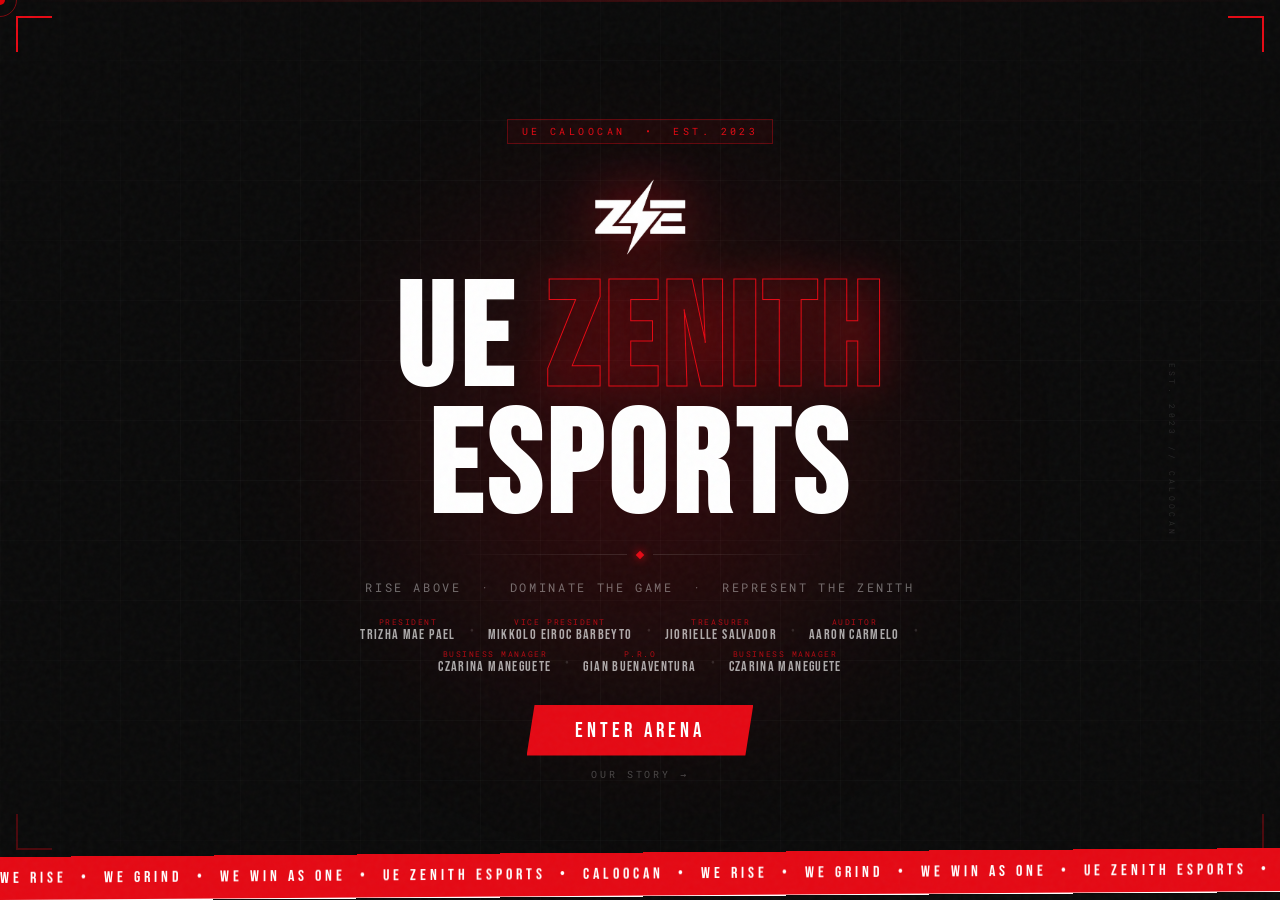
<file: index.html>
<!DOCTYPE html>
<html lang="en">
<head>
    <meta charset="UTF-8">
    <meta name="viewport" content="width=device-width, initial-scale=1.0">
    <title>UE Zenith Esports — Caloocan</title>
    <link rel="preconnect" href="https://fonts.googleapis.com">
    <link rel="preconnect" href="https://fonts.gstatic.com" crossorigin>
    <link href="https://fonts.googleapis.com/css2?family=Bebas+Neue&family=Oswald:wght@300;400;600&family=Roboto+Mono:wght@300;400;500&display=swap" rel="stylesheet">
    <link rel="stylesheet" href="styles.css">
</head>
<body class="splash">

<div id="cursor"></div>
<div id="cursor-ring"></div>
<div class="noise-overlay"></div>
<div class="splash-glow"></div>
<div class="splash-grid"></div>
<div class="splash-scanline"></div>
<div class="splash-particles" id="splash-particles"></div>
<div class="splash-corners">
    <div class="corner corner-tl"></div>
    <div class="corner corner-tr"></div>
    <div class="corner corner-bl"></div>
    <div class="corner corner-br"></div>
</div>
<div class="splash-est">EST. 2023 // CALOOCAN</div>

<main class="splash-page">
    <div class="splash-top-tag">UE Caloocan &nbsp;•&nbsp; Est. 2023</div>

    <div class="splash-logo">
        <img src="zenith_logo.png" alt="UE Zenith Esports"
             onerror="this.style.display='none'; document.getElementById('logo-fb').style.display='flex';">
        </div>
    </div>

    <h1 class="splash-title">
        <span class="w">UE&nbsp;</span><span class="r">ZENITH</span><br>
        <span class="w">ESPORTS</span>
    </h1>

    <div class="splash-divider">
        <div class="splash-divider-line"></div>
        <div class="splash-divider-dot"></div>
        <div class="splash-divider-line rev"></div>
    </div>

    <p class="splash-tagline">Rise Above &nbsp;·&nbsp; Dominate the Game &nbsp;·&nbsp; Represent the Zenith</p>

    <!-- Members Strip -->
    <div class="splash-members-strip">
        <div class="splash-member">
            <span class="splash-member-role">President</span>
            <span class="splash-member-name">Trizha Mae Pael</span>
        </div>
        <span class="splash-member-sep">•</span>
        <div class="splash-member">
            <span class="splash-member-role">Vice President</span>
            <span class="splash-member-name">Mikkolo Eiroc Barbeyto</span>
        </div>
        <span class="splash-member-sep">•</span>
        <div class="splash-member">
            <span class="splash-member-role">Treasurer</span>
            <span class="splash-member-name">Jiorielle Salvador</span>
        </div>
        <span class="splash-member-sep">•</span>
        <div class="splash-member">
            <span class="splash-member-role">Auditor</span>
            <span class="splash-member-name">Aaron Carmelo</span>
        </div>
        <span class="splash-member-sep">•</span>
        <div class="splash-member">
            <span class="splash-member-role">Business Manager</span>
            <span class="splash-member-name">Czarina Maneguete</span>
        </div>
        <span class="splash-member-sep">•</span>
        <div class="splash-member">
            <span class="splash-member-role">P.R.O</span>
            <span class="splash-member-name">Gian Buenaventura</span>
        </div>
        <span class="splash-member-sep">•</span>
        <div class="splash-member">
            <span class="splash-member-role">Business Manager</span>
            <span class="splash-member-name">Czarina Maneguete</span>
        </div>
    </div>

    <div class="splash-cta">
        <a href="main.html" class="splash-btn">Enter Arena</a>
        <a href="about.html" class="splash-btn-ghost">Our Story →</a>
    </div>
</main>

<div class="splash-bottom-bar">
    <div class="marquee-wrap">
        <div class="marquee-track splash-marquee">
            WE RISE &nbsp;•&nbsp; WE GRIND &nbsp;•&nbsp; WE WIN AS ONE &nbsp;•&nbsp; UE ZENITH ESPORTS &nbsp;•&nbsp; CALOOCAN &nbsp;•&nbsp;
            WE RISE &nbsp;•&nbsp; WE GRIND &nbsp;•&nbsp; WE WIN AS ONE &nbsp;•&nbsp; UE ZENITH ESPORTS &nbsp;•&nbsp; CALOOCAN &nbsp;•&nbsp;
        </div>
    </div>
</div>

<script src="scripts.js"></script>
</body>
</html>
</file>
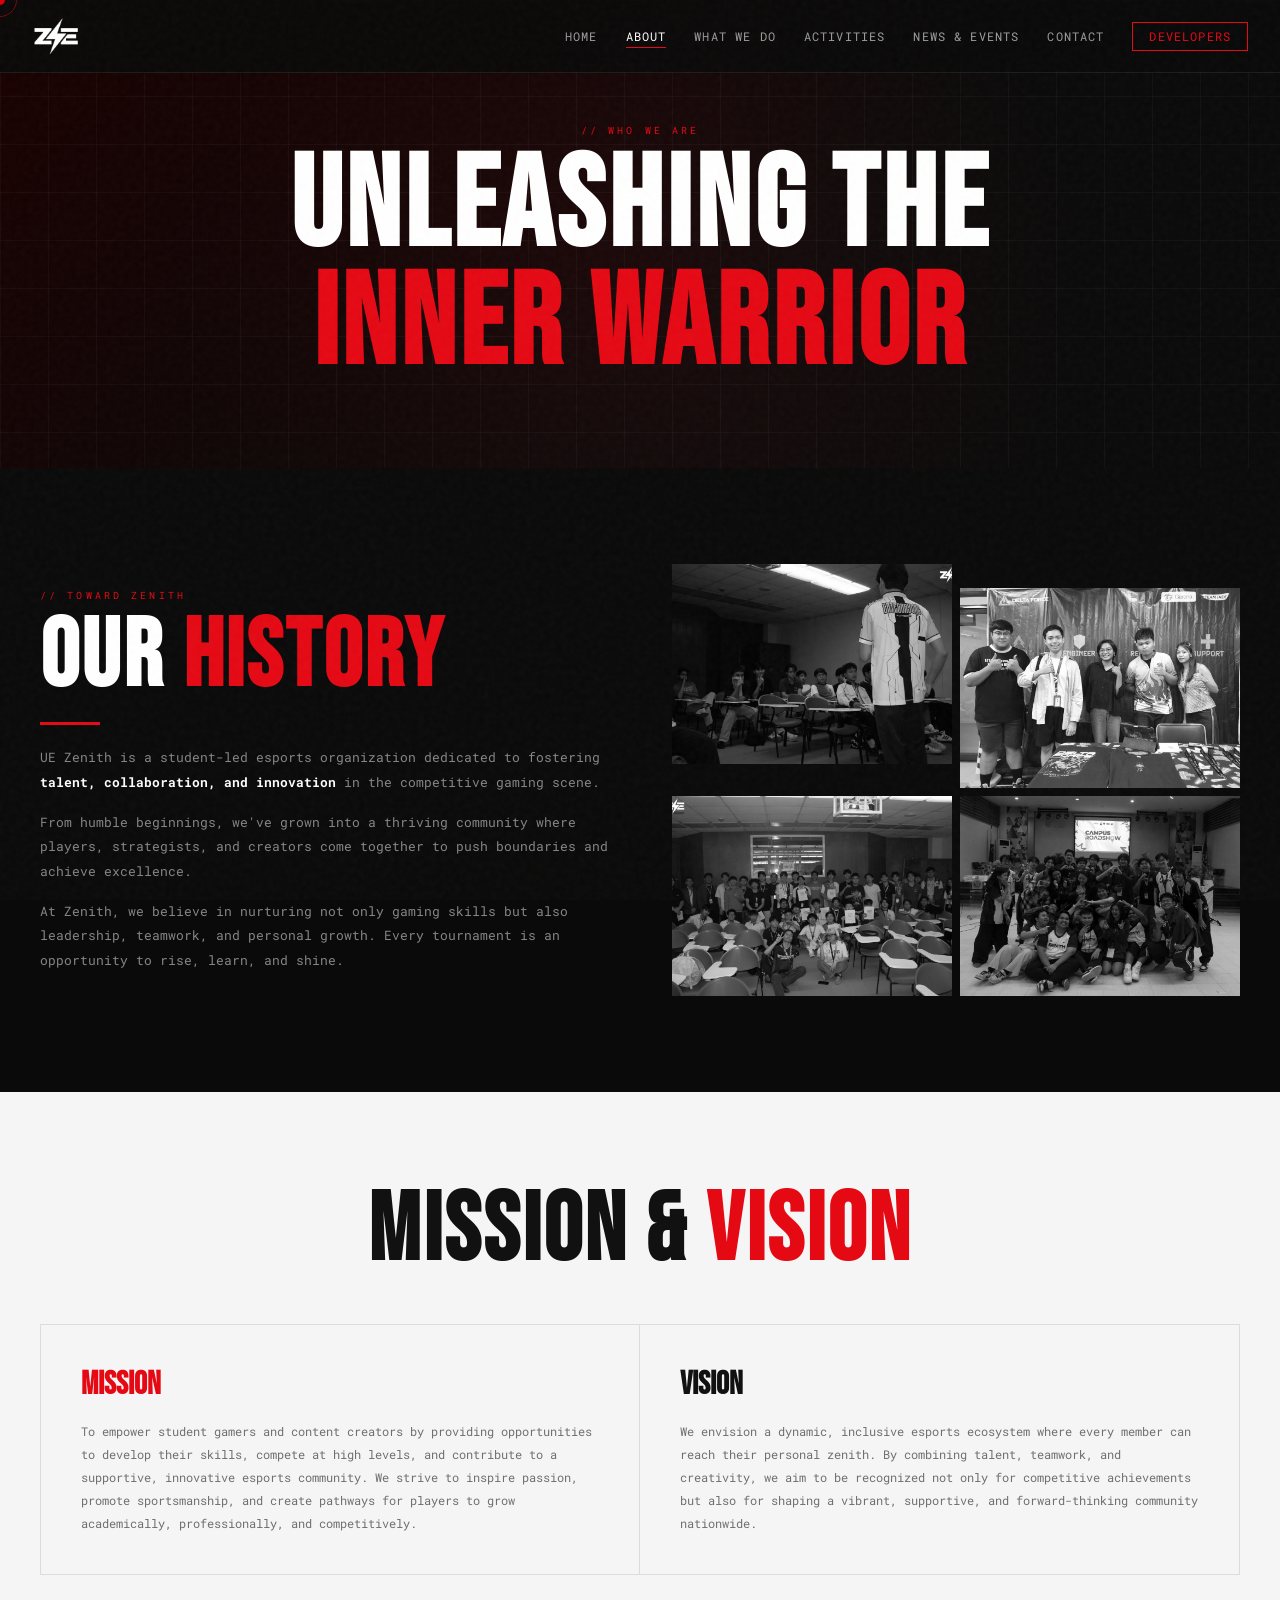
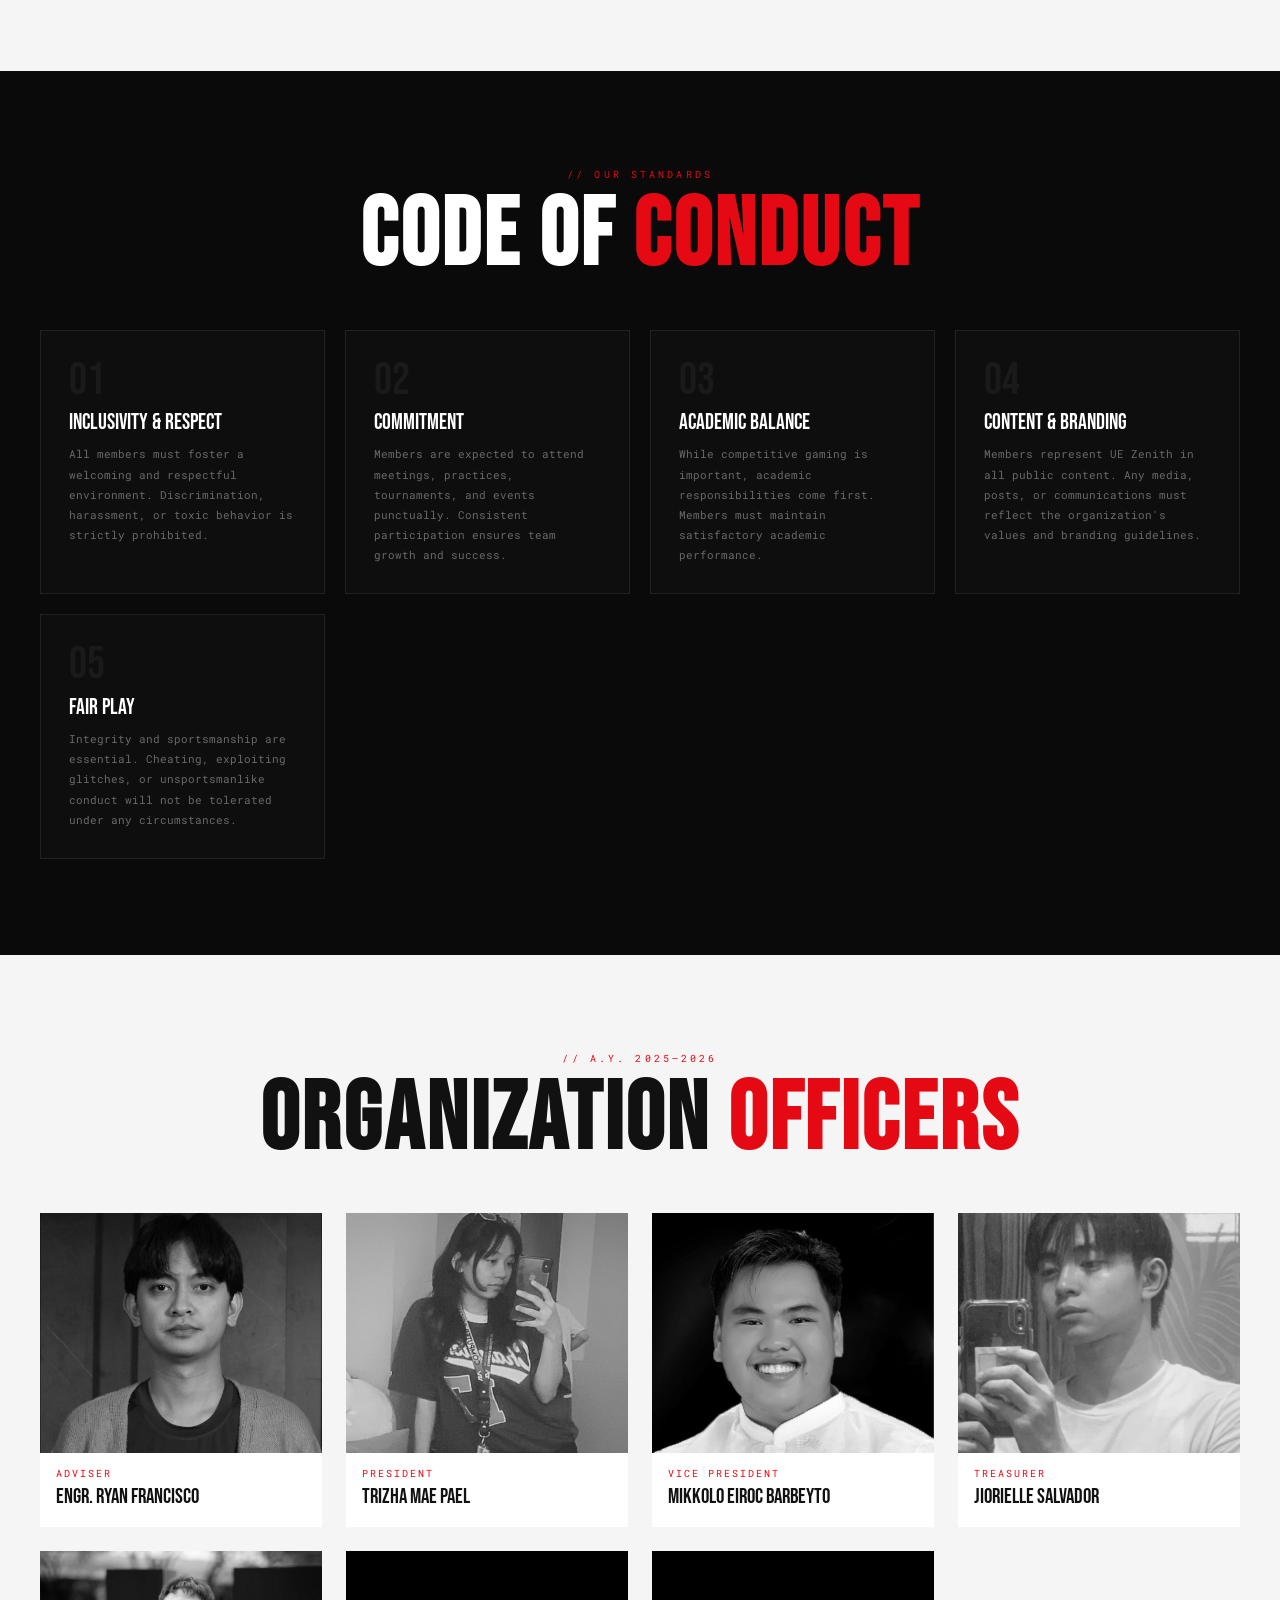
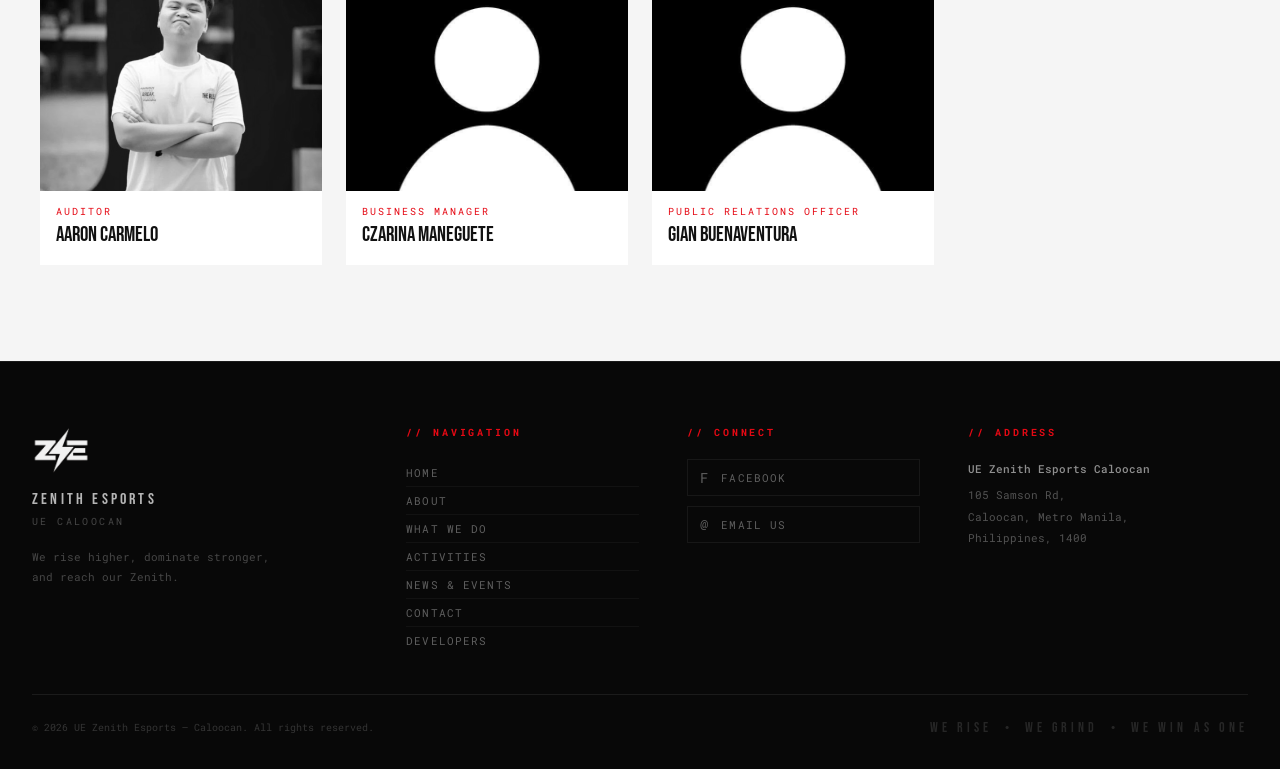
<file: about.html>
<!DOCTYPE html>
<html lang="en">
<head>
    <meta charset="UTF-8">
    <meta name="viewport" content="width=device-width, initial-scale=1.0">
    <title>About | UE Zenith Esports</title>
    <link href="https://fonts.googleapis.com/css2?family=Bebas+Neue&family=Oswald:wght@300;400;600&family=Roboto+Mono:wght@300;400;500&display=swap" rel="stylesheet">
    <link rel="stylesheet" href="styles.css">
</head>
<body>

<div id="cursor"></div><div id="cursor-ring"></div>
<div id="scroll-progress"></div>
<div class="noise-overlay"></div>

<nav class="navbar" id="navbar">
    <div class="navbar-inner">
       <a href="main.html" class="nav-logo">
        <img src="zenith_logo.png" class="nav-logo-img">
        </a>
        <div class="nav-links">
            <a href="main.html" class="nav-link">Home</a>
            <a href="about.html" class="nav-link active">About</a>
            <a href="whatwedo.html" class="nav-link">What We Do</a>
            <a href="activities.html" class="nav-link">Activities</a>
            <a href="news.html" class="nav-link">News & Events</a>
            <a href="contact.html" class="nav-link">Contact</a>
            <a href="developers.html" class="nav-link-cta">Developers</a>
        </div>
        <button class="nav-burger" id="burger">☰</button>
    </div>
    <div class="nav-mobile" id="mobile-menu">
        <a href="main.html">Home</a><a href="about.html">About</a>
        <a href="whatwedo.html">What We Do</a><a href="activities.html">Activities</a>
        <a href="members.html">Members</a><a href="news.html">News & Events</a>
        <a href="contact.html">Contact</a><a href="developers.html">Developers</a>
    </div>
</nav>

<!-- PAGE HERO -->
<section class="page-hero">
    <div class="page-hero-bg"></div>
    <div class="page-hero-grid"></div>
    <div class="page-hero-content">
        <span class="section-tag reveal">// Who We Are</span>
        <h1 class="section-heading reveal delay-1" style="font-size:clamp(3.5rem,10vw,8rem);">UNLEASHING THE<br><span class="accent">INNER WARRIOR</span></h1>
    </div>
</section>

<!-- HISTORY -->
<section class="section section-dark">
    <div class="container">
        <div style="display:grid;grid-template-columns:1fr 1fr;gap:64px;align-items:center;">
            <div class="reveal-left">
                <span class="section-tag">// Toward Zenith</span>
                <h2 class="section-heading">OUR <span class="accent">HISTORY</span></h2>
                <div class="section-divider"></div>
                <p class="section-body" style="margin-bottom:16px;">
                    UE Zenith is a student-led esports organization dedicated to fostering <strong style="color:white;">talent, collaboration, and innovation</strong> in the competitive gaming scene.
                </p>
                <p class="section-body" style="margin-bottom:16px;">
                    From humble beginnings, we've grown into a thriving community where players, strategists, and creators come together to push boundaries and achieve excellence.
                </p>
                <p class="section-body">
                    At Zenith, we believe in nurturing not only gaming skills but also leadership, teamwork, and personal growth. Every tournament is an opportunity to rise, learn, and shine.
                </p>
            </div>
            <div style="display:grid;grid-template-columns:1fr 1fr;gap:8px;" class="reveal-right">
                <img src="1.jpg" onerror="this.src='https://images.unsplash.com/photo-1560253023-3ec5d502959f?auto=format&fit=crop&w=400&q=80'" style="width:100%;height:200px;object-fit:cover;filter:grayscale(1);transition:filter 0.5s ease;" onmouseover="this.style.filter='none'" onmouseout="this.style.filter='grayscale(1)'">
                <img src="2.jpg" onerror="this.src='https://images.unsplash.com/photo-1511882150382-421056ac1b62?auto=format&fit=crop&w=400&q=80'" style="width:100%;height:200px;object-fit:cover;filter:grayscale(1);margin-top:24px;transition:filter 0.5s ease;" onmouseover="this.style.filter='none'" onmouseout="this.style.filter='grayscale(1)'">
                <img src="3.jpg" onerror="this.src='https://images.unsplash.com/photo-1593305841991-05c29736cec7?auto=format&fit=crop&w=400&q=80'" style="width:100%;height:200px;object-fit:cover;filter:grayscale(1);transition:filter 0.5s ease;" onmouseover="this.style.filter='none'" onmouseout="this.style.filter='grayscale(1)'">
                <img src="home.jpg" onerror="this.src='https://images.unsplash.com/photo-1542751110-97427bbecf20?auto=format&fit=crop&w=400&q=80'" style="width:100%;height:200px;object-fit:cover;filter:grayscale(1);transition:filter 0.5s ease;" onmouseover="this.style.filter='none'" onmouseout="this.style.filter='grayscale(1)'">
            </div>
        </div>
    </div>
</section>

<!-- MISSION / VISION -->
<section class="section section-light">
    <div class="container">
        <div style="text-align:center;margin-bottom:48px;" class="reveal">
            <h2 class="section-heading">MISSION & <span class="accent">VISION</span></h2>
        </div>
        <div style="display:grid;grid-template-columns:1fr 1fr;gap:0;border:1px solid rgba(0,0,0,0.1);">
            <div style="padding:40px;border-right:1px solid rgba(0,0,0,0.1);" class="reveal-left">
                <h3 style="font-family:'Bebas Neue',sans-serif;font-size:2rem;color:#E50914;margin-bottom:16px;">MISSION</h3>
                <p style="font-family:'Roboto Mono',monospace;font-size:0.75rem;line-height:1.9;color:rgba(0,0,0,0.55);">To empower student gamers and content creators by providing opportunities to develop their skills, compete at high levels, and contribute to a supportive, innovative esports community. We strive to inspire passion, promote sportsmanship, and create pathways for players to grow academically, professionally, and competitively.</p>
            </div>
            <div style="padding:40px;" class="reveal-right">
                <h3 style="font-family:'Bebas Neue',sans-serif;font-size:2rem;color:#111;margin-bottom:16px;">VISION</h3>
                <p style="font-family:'Roboto Mono',monospace;font-size:0.75rem;line-height:1.9;color:rgba(0,0,0,0.55);">We envision a dynamic, inclusive esports ecosystem where every member can reach their personal zenith. By combining talent, teamwork, and creativity, we aim to be recognized not only for competitive achievements but also for shaping a vibrant, supportive, and forward-thinking community nationwide.</p>
            </div>
        </div>
    </div>
</section>

<!-- CODE OF CONDUCT -->
<section class="section section-dark">
    <div class="container">
        <div style="text-align:center;margin-bottom:48px;" class="reveal">
            <span class="section-tag">// Our Standards</span>
            <h2 class="section-heading">CODE OF <span class="accent">CONDUCT</span></h2>
        </div>
        <div class="conduct-grid">
            <div class="conduct-card reveal"><div class="conduct-num">01</div><div class="conduct-title">INCLUSIVITY & RESPECT</div><p class="conduct-body">All members must foster a welcoming and respectful environment. Discrimination, harassment, or toxic behavior is strictly prohibited.</p></div>
            <div class="conduct-card reveal delay-1"><div class="conduct-num">02</div><div class="conduct-title">COMMITMENT</div><p class="conduct-body">Members are expected to attend meetings, practices, tournaments, and events punctually. Consistent participation ensures team growth and success.</p></div>
            <div class="conduct-card reveal delay-2"><div class="conduct-num">03</div><div class="conduct-title">ACADEMIC BALANCE</div><p class="conduct-body">While competitive gaming is important, academic responsibilities come first. Members must maintain satisfactory academic performance.</p></div>
            <div class="conduct-card reveal"><div class="conduct-num">04</div><div class="conduct-title">CONTENT & BRANDING</div><p class="conduct-body">Members represent UE Zenith in all public content. Any media, posts, or communications must reflect the organization's values and branding guidelines.</p></div>
            <div class="conduct-card reveal delay-1"><div class="conduct-num">05</div><div class="conduct-title">FAIR PLAY</div><p class="conduct-body">Integrity and sportsmanship are essential. Cheating, exploiting glitches, or unsportsmanlike conduct will not be tolerated under any circumstances.</p></div>
        </div>
    </div>
</section>

<!-- OFFICERS -->
<section class="section section-light">
    <div class="container">
        <div style="text-align:center;margin-bottom:48px;" class="reveal">
            <span class="section-tag">// A.Y. 2025–2026</span>
            <h2 class="section-heading">ORGANIZATION <span class="accent">OFFICERS</span></h2>
        </div>
        <div class="officer-grid">
            <div class="officer-card card-glow reveal">
                <img class="officer-card-img" src="officers/adviser.png" alt="Engr. Ryan Francisco" onerror="this.src='https://images.unsplash.com/photo-1535713875002-d1d0cf377fde?auto=format&fit=crop&w=400&q=80'">
                <div class="officer-card-body"><div class="officer-card-role">Adviser</div><div class="officer-card-name">Engr. Ryan Francisco</div></div>
            </div>
            <div class="officer-card card-glow reveal">
                <img class="officer-card-img" src="officers/president.png" alt="Trizha Mae Pael" onerror="this.src='https://images.unsplash.com/photo-1535713875002-d1d0cf377fde?auto=format&fit=crop&w=400&q=80'">
                <div class="officer-card-body"><div class="officer-card-role">President</div><div class="officer-card-name">Trizha Mae Pael</div></div>
            </div>
            <div class="officer-card card-glow reveal delay-1">
                <img class="officer-card-img" src="officers/vp.png" alt="Mikkolo Eiroc Barbeyto" onerror="this.src='https://images.unsplash.com/photo-1494790108377-be9c29b29330?auto=format&fit=crop&w=400&q=80'">
                <div class="officer-card-body"><div class="officer-card-role">Vice President</div><div class="officer-card-name">Mikkolo Eiroc Barbeyto</div></div>
            </div>
            <div class="officer-card card-glow reveal delay-2">
                <img class="officer-card-img" src="officers/treasurer.png" alt="Jiorielle Salvador" onerror="this.src='https://images.unsplash.com/photo-1527980965255-d3b416303d12?auto=format&fit=crop&w=400&q=80'">
                <div class="officer-card-body"><div class="officer-card-role">Treasurer</div><div class="officer-card-name">Jiorielle Salvador</div></div>
            </div>
            <div class="officer-card card-glow reveal">
                <img class="officer-card-img" src="officers/auditor.jpg" alt="Aaron Carmelo" onerror="this.src='https://images.unsplash.com/photo-1633332755192-727a05c4013d?auto=format&fit=crop&w=400&q=80'">
                <div class="officer-card-body"><div class="officer-card-role">Auditor</div><div class="officer-card-name">Aaron Carmelo</div></div>
            </div>
            <div class="officer-card card-glow reveal delay-1">
                <img class="officer-card-img" src="officers/unknown.jpg" alt="czarina Maneguete" onerror="this.src='https://images.unsplash.com/photo-1599566150163-29194dcaad36?auto=format&fit=crop&w=400&q=80'">
                <div class="officer-card-body"><div class="officer-card-role">Business Manager</div><div class="officer-card-name">Czarina Maneguete</div></div>
            </div>
            <div class="officer-card card-glow reveal delay-2">
                <img class="officer-card-img" src="officers/unknown.jpg" alt="Gian Buenaventura" onerror="this.src='https://images.unsplash.com/photo-1570295999919-56ceb5ecca61?auto=format&fit=crop&w=400&q=80'">
                <div class="officer-card-body"><div class="officer-card-role">Public Relations Officer</div><div class="officer-card-name">Gian Buenaventura</div></div>
            </div>
        </div>
    </div>
</section>

<footer class="footer">
    <div class="footer-inner">
        <div class="footer-brand">
            <img src="zenith_logo.png" alt="UE Zenith Esports" class="footer-logo-img">
            <div class="footer-brand-name">ZENITH ESPORTS</div>
            <div class="footer-brand-sub">UE CALOOCAN</div>
            <p class="footer-brand-desc">We rise higher, dominate stronger, and reach our Zenith.</p>
        </div>
        <div class="footer-nav-col">
            <h4>// Navigation</h4>
            <a href="main.html">Home</a>
            <a href="about.html">About</a>
            <a href="whatwedo.html">What We Do</a>
            <a href="activities.html">Activities</a>
            <a href="news.html">News &amp; Events</a>
            <a href="contact.html">Contact</a>
            <a href="developers.html">Developers</a>
        </div>
        <div class="footer-social-col">
            <h4>// Connect</h4>
            <div class="footer-socials">
                <a href="https://www.facebook.com/uezencal" target="_blank" class="footer-social">
                    <span class="footer-social-icon">f</span> Facebook
                </a>
                <a href="mailto:ZenithCaloocan2025@gmail.com" class="footer-social">
                    <span class="footer-social-icon">@</span> Email Us
                </a>
            </div>
        </div>
        <div class="footer-address-col">
            <h4>// Address</h4>
            <div class="footer-address">
                <strong>UE Zenith Esports Caloocan</strong>
                105 Samson Rd,<br>
                Caloocan, Metro Manila,<br>
                Philippines, 1400
            </div>
        </div>
    </div>
    <div class="footer-bottom">
        <div class="footer-copy">
            <p>© 2026 UE Zenith Esports — Caloocan. All rights reserved.</p>
        </div>
        <div class="footer-tagline">WE RISE &nbsp;•&nbsp; WE GRIND &nbsp;•&nbsp; WE WIN AS ONE</div>
    </div>
</footer>
<script src="scripts.js"></script>
</body>
</html>
</file>
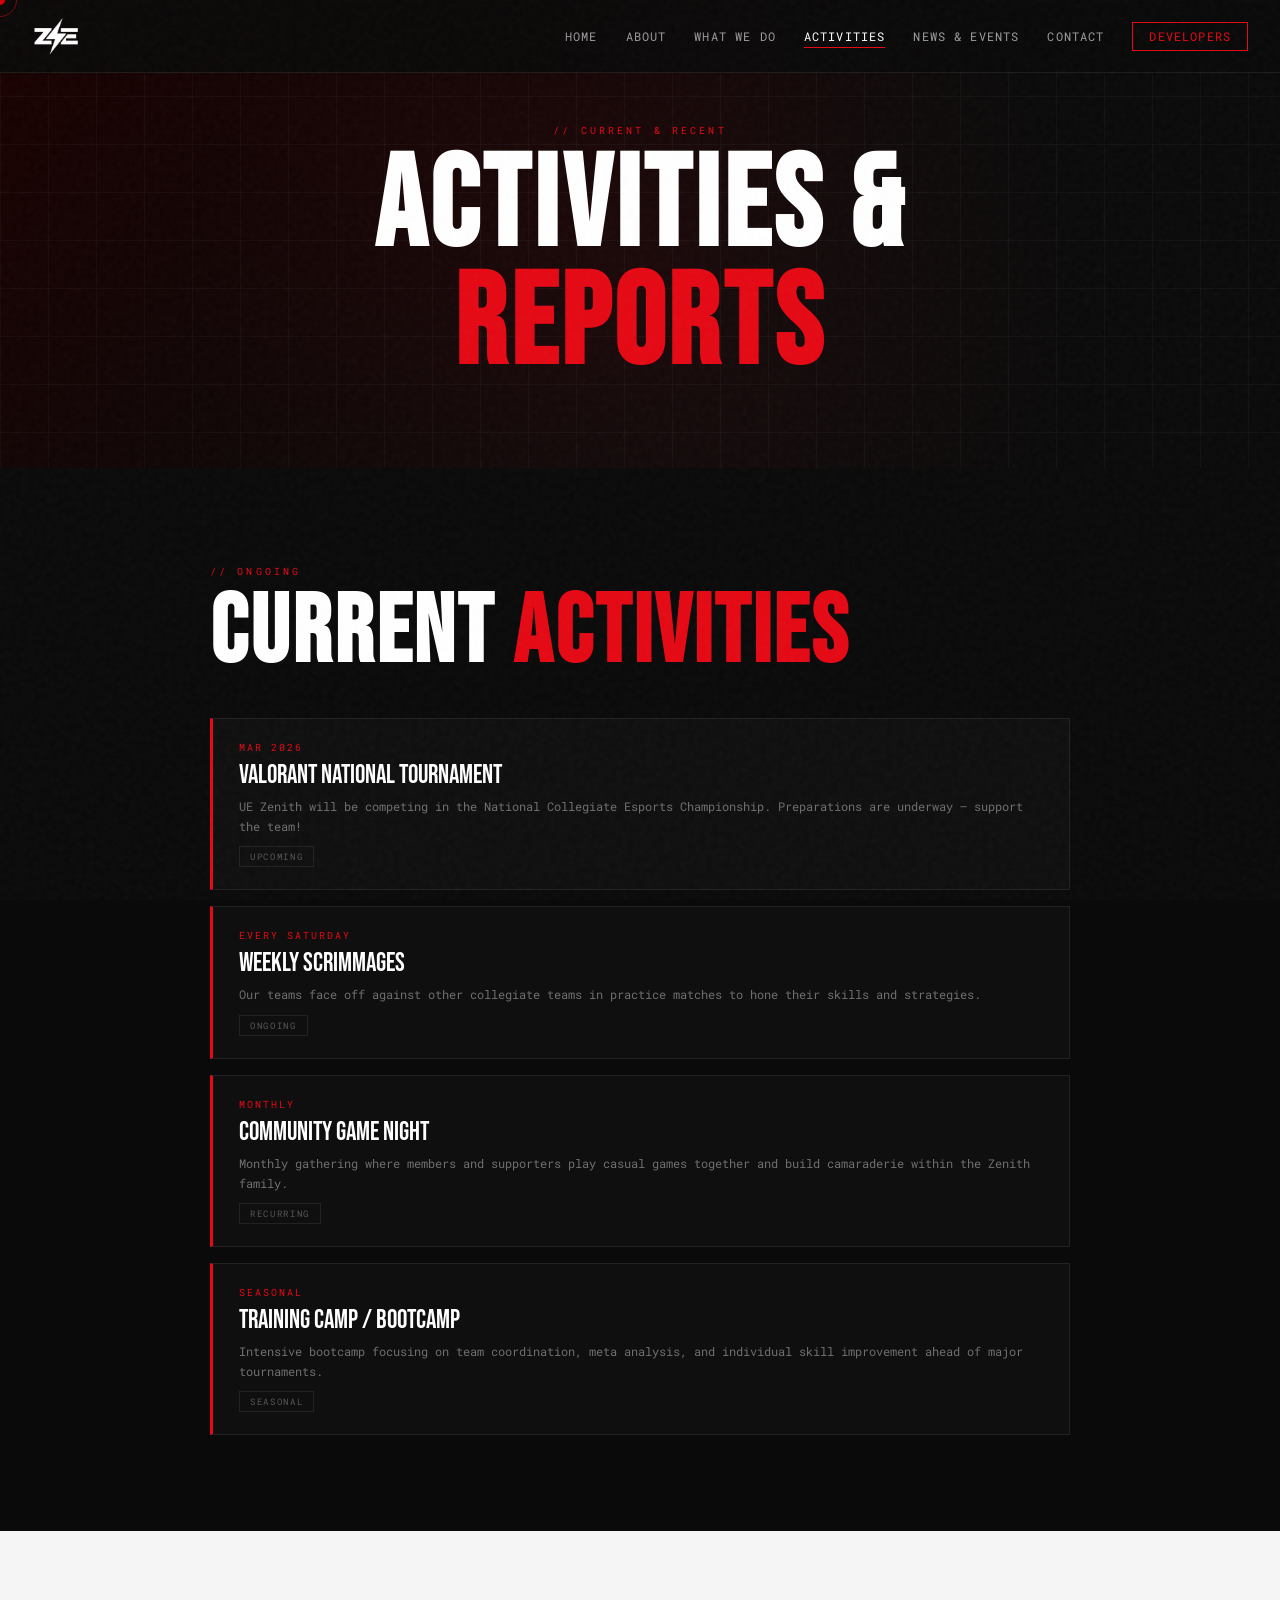
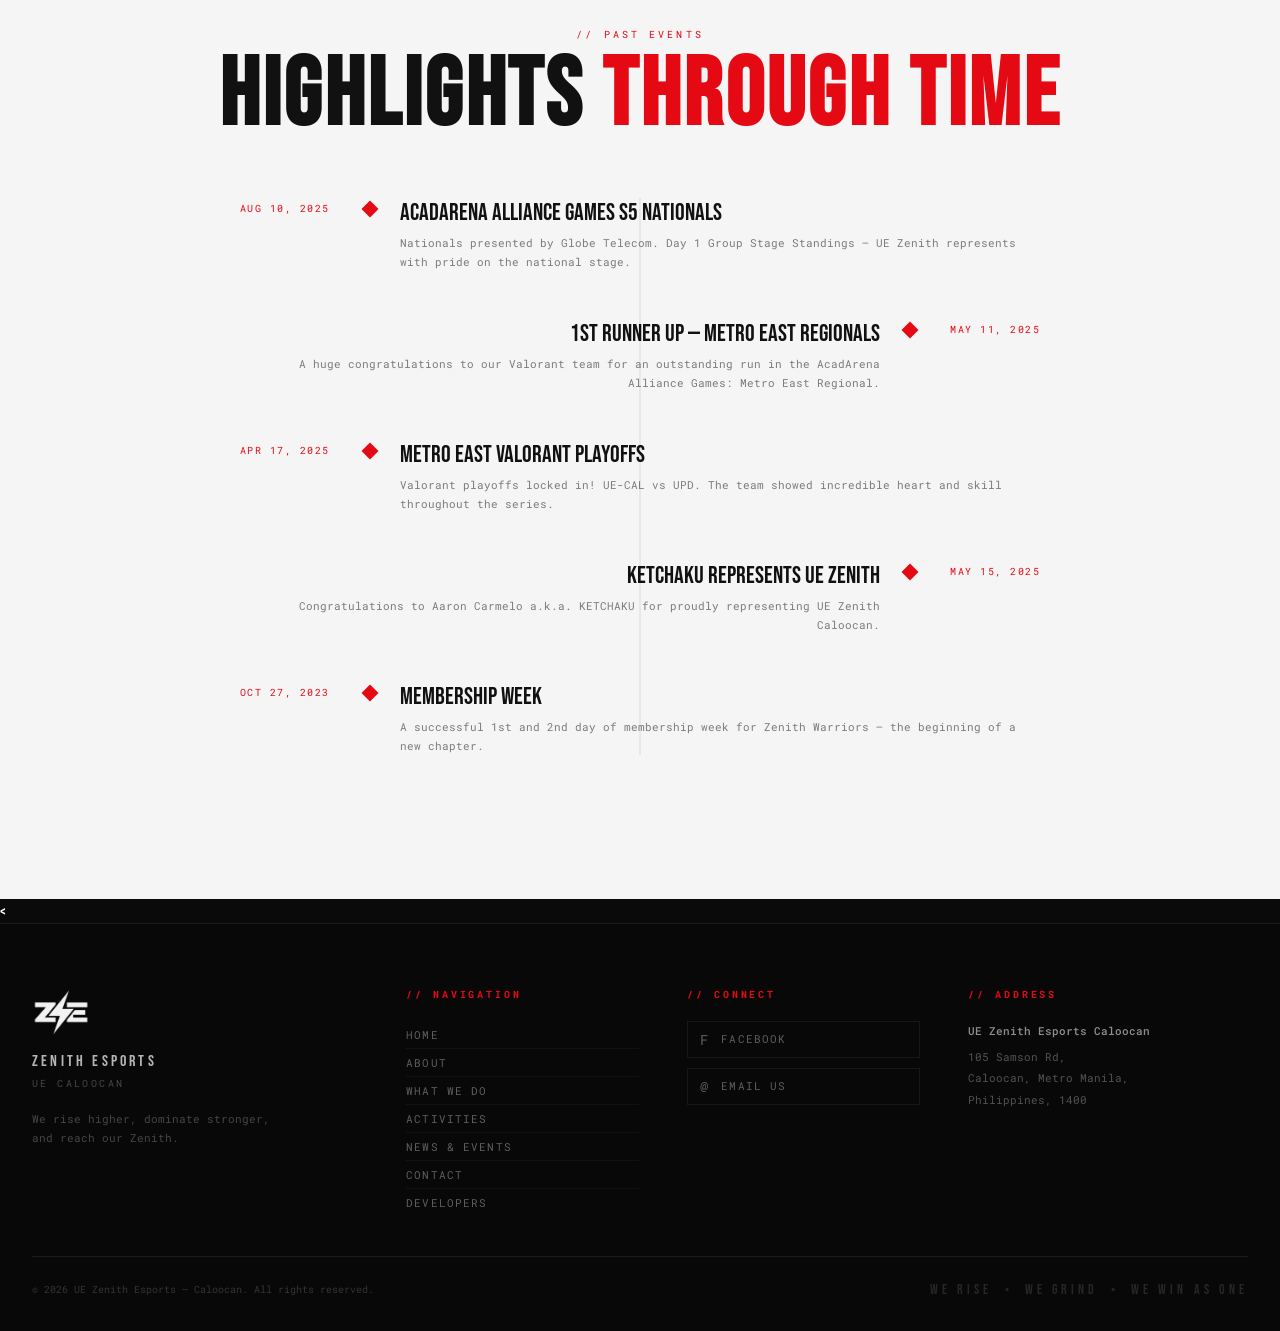
<file: activities.html>
<!DOCTYPE html>
<html lang="en">
<head>
    <meta charset="UTF-8">
    <meta name="viewport" content="width=device-width, initial-scale=1.0">
    <title>Activities | UE Zenith Esports</title>
    <link href="https://fonts.googleapis.com/css2?family=Bebas+Neue&family=Oswald:wght@300;400;600&family=Roboto+Mono:wght@300;400;500&display=swap" rel="stylesheet">
    <link rel="stylesheet" href="styles.css">
</head>
<body>
<div id="cursor"></div><div id="cursor-ring"></div>
<div id="scroll-progress"></div><div class="noise-overlay"></div>

<nav class="navbar" id="navbar">
    <div class="navbar-inner">
        <a href="main.html" class="nav-logo">
        <img src="zenith_logo.png" class="nav-logo-img">
        <div class="nav-links">
            <a href="main.html" class="nav-link">Home</a><a href="about.html" class="nav-link">About</a>
            <a href="whatwedo.html" class="nav-link">What We Do</a>
            <a href="activities.html" class="nav-link active">Activities</a>
            <a href="news.html" class="nav-link">News & Events</a>
            <a href="contact.html" class="nav-link">Contact</a><a href="developers.html" class="nav-link-cta">Developers</a>
        </div>
        <button class="nav-burger" id="burger">☰</button>
    </div>
    <div class="nav-mobile" id="mobile-menu">
        <a href="main.html">Home</a><a href="about.html">About</a><a href="whatwedo.html">What We Do</a>
        <a href="activities.html">Activities</a><a href="members.html">Members</a>
        <a href="news.html">News & Events</a><a href="contact.html">Contact</a><a href="developers.html">Developers</a>
    </div>
</nav>

<section class="page-hero">
    <div class="page-hero-bg"></div><div class="page-hero-grid"></div>
    <div class="page-hero-content">
        <span class="section-tag reveal">// Current & Recent</span>
        <h1 class="section-heading reveal delay-1" style="font-size:clamp(3.5rem,10vw,8rem);">ACTIVITIES &<br><span class="accent">REPORTS</span></h1>
    </div>
</section>

<!-- CURRENT ACTIVITIES -->
<section class="section section-dark">
    <div class="container" style="max-width:860px;">
        <div style="margin-bottom:40px;" class="reveal">
            <span class="section-tag">// Ongoing</span>
            <h2 class="section-heading">CURRENT <span class="accent">ACTIVITIES</span></h2>
        </div>
        <div class="activity-list">
            <div class="activity-item reveal">
                <div class="activity-date">MAR 2026</div>
                <div class="activity-title">VALORANT NATIONAL TOURNAMENT</div>
                <p class="activity-desc">UE Zenith will be competing in the National Collegiate Esports Championship. Preparations are underway — support the team!</p>
                <span class="activity-tag">UPCOMING</span>
            </div>
            <div class="activity-item reveal delay-1">
                <div class="activity-date">EVERY SATURDAY</div>
                <div class="activity-title">WEEKLY SCRIMMAGES</div>
                <p class="activity-desc">Our teams face off against other collegiate teams in practice matches to hone their skills and strategies.</p>
                <span class="activity-tag">ONGOING</span>
            </div>
            <div class="activity-item reveal delay-2">
                <div class="activity-date">MONTHLY</div>
                <div class="activity-title">COMMUNITY GAME NIGHT</div>
                <p class="activity-desc">Monthly gathering where members and supporters play casual games together and build camaraderie within the Zenith family.</p>
                <span class="activity-tag">RECURRING</span>
            </div>
            <div class="activity-item reveal">
                <div class="activity-date">SEASONAL</div>
                <div class="activity-title">TRAINING CAMP / BOOTCAMP</div>
                <p class="activity-desc">Intensive bootcamp focusing on team coordination, meta analysis, and individual skill improvement ahead of major tournaments.</p>
                <span class="activity-tag">SEASONAL</span>
            </div>
        </div>
    </div>
</section>

<!-- TIMELINE -->
<section class="section section-light">
    <div class="container">
        <div style="text-align:center;margin-bottom:56px;" class="reveal">
            <span class="section-tag">// Past Events</span>
            <h2 class="section-heading">HIGHLIGHTS <span class="accent">THROUGH TIME</span></h2>
        </div>
        <div class="timeline">
            <div class="tl-item reveal">
                <div class="tl-date">AUG 10, 2025</div>
                <div class="tl-dot"></div>
                <div class="tl-body"><div class="tl-title">ACADARENA ALLIANCE GAMES S5 NATIONALS</div><p class="tl-desc">Nationals presented by Globe Telecom. Day 1 Group Stage Standings — UE Zenith represents with pride on the national stage.</p></div>
            </div>
            <div class="tl-item right reveal delay-1">
                <div class="tl-date">MAY 11, 2025</div>
                <div class="tl-dot"></div>
                <div class="tl-body"><div class="tl-title">1ST RUNNER UP — METRO EAST REGIONALS</div><p class="tl-desc">A huge congratulations to our Valorant team for an outstanding run in the AcadArena Alliance Games: Metro East Regional.</p></div>
            </div>
            <div class="tl-item reveal delay-2">
                <div class="tl-date">APR 17, 2025</div>
                <div class="tl-dot"></div>
                <div class="tl-body"><div class="tl-title">METRO EAST VALORANT PLAYOFFS</div><p class="tl-desc">Valorant playoffs locked in! UE-CAL vs UPD. The team showed incredible heart and skill throughout the series.</p></div>
            </div>
            <div class="tl-item right reveal">
                <div class="tl-date">MAY 15, 2025</div>
                <div class="tl-dot"></div>
                <div class="tl-body"><div class="tl-title">KETCHAKU REPRESENTS UE ZENITH</div><p class="tl-desc">Congratulations to Aaron Carmelo a.k.a. KETCHAKU for proudly representing UE Zenith Caloocan.</p></div>
            </div>
            <div class="tl-item reveal delay-1">
                <div class="tl-date">OCT 27, 2023</div>
                <div class="tl-dot"></div>
                <div class="tl-body"><div class="tl-title">MEMBERSHIP WEEK</div><p class="tl-desc">A successful 1st and 2nd day of membership week for Zenith Warriors — the beginning of a new chapter.</p></div>
            </div>
        </div>
    </div>
</section>

<<footer class="footer">
    <div class="footer-inner">
        <div class="footer-brand">
            <img src="zenith_logo.png" alt="UE Zenith Esports" class="footer-logo-img">
            <div class="footer-brand-name">ZENITH ESPORTS</div>
            <div class="footer-brand-sub">UE CALOOCAN</div>
            <p class="footer-brand-desc">We rise higher, dominate stronger, and reach our Zenith.</p>
        </div>
        <div class="footer-nav-col">
            <h4>// Navigation</h4>
            <a href="main.html">Home</a>
            <a href="about.html">About</a>
            <a href="whatwedo.html">What We Do</a>
            <a href="activities.html">Activities</a>
            <a href="news.html">News &amp; Events</a>
            <a href="contact.html">Contact</a>
            <a href="developers.html">Developers</a>
        </div>
        <div class="footer-social-col">
            <h4>// Connect</h4>
            <div class="footer-socials">
                <a href="https://www.facebook.com/uezencal" target="_blank" class="footer-social">
                    <span class="footer-social-icon">f</span> Facebook
                </a>
                <a href="mailto:ZenithCaloocan2025@gmail.com" class="footer-social">
                    <span class="footer-social-icon">@</span> Email Us
                </a>
            </div>
        </div>
        <div class="footer-address-col">
            <h4>// Address</h4>
            <div class="footer-address">
                <strong>UE Zenith Esports Caloocan</strong>
                105 Samson Rd,<br>
                Caloocan, Metro Manila,<br>
                Philippines, 1400
            </div>
        </div>
    </div>
    <div class="footer-bottom">
        <div class="footer-copy">
            <p>© 2026 UE Zenith Esports — Caloocan. All rights reserved.</p>
        </div>
        <div class="footer-tagline">WE RISE &nbsp;•&nbsp; WE GRIND &nbsp;•&nbsp; WE WIN AS ONE</div>
    </div>
</footer>
<script src="scripts.js"></script>
</body>
</html>
</file>
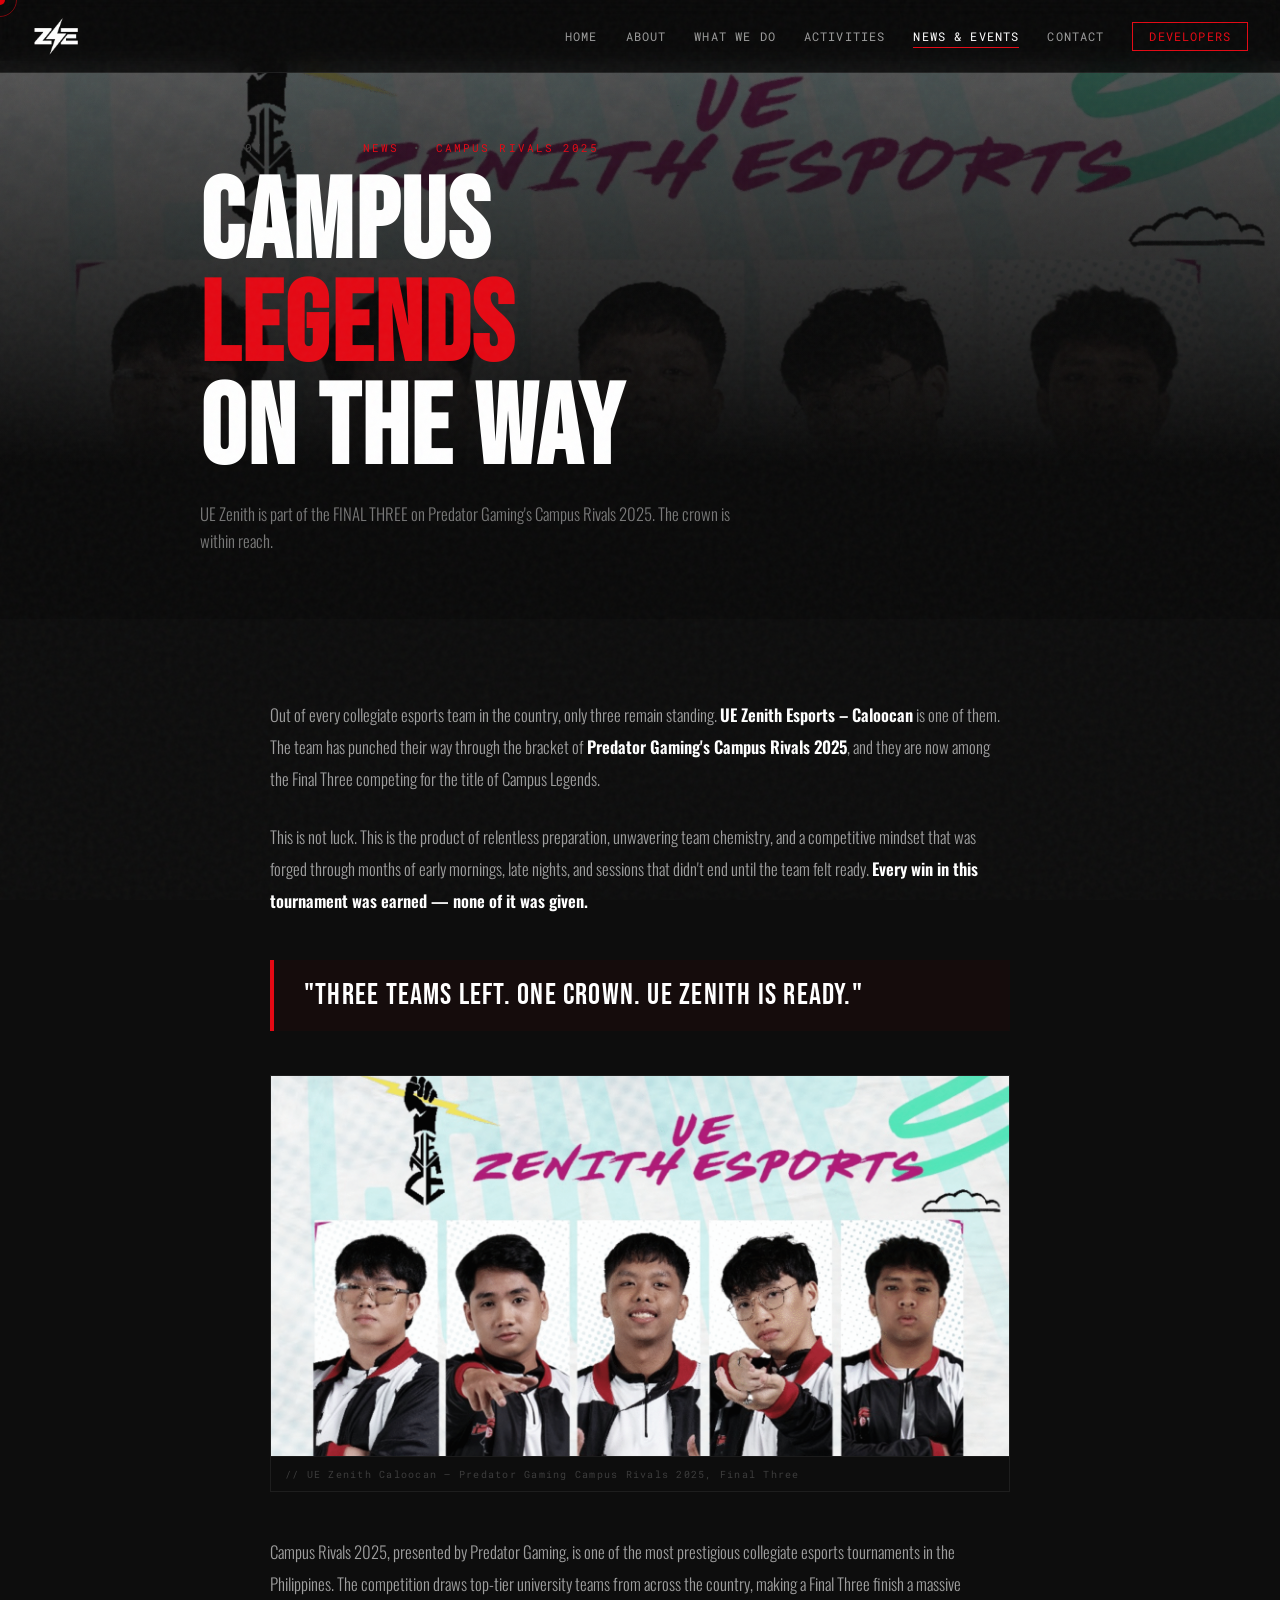
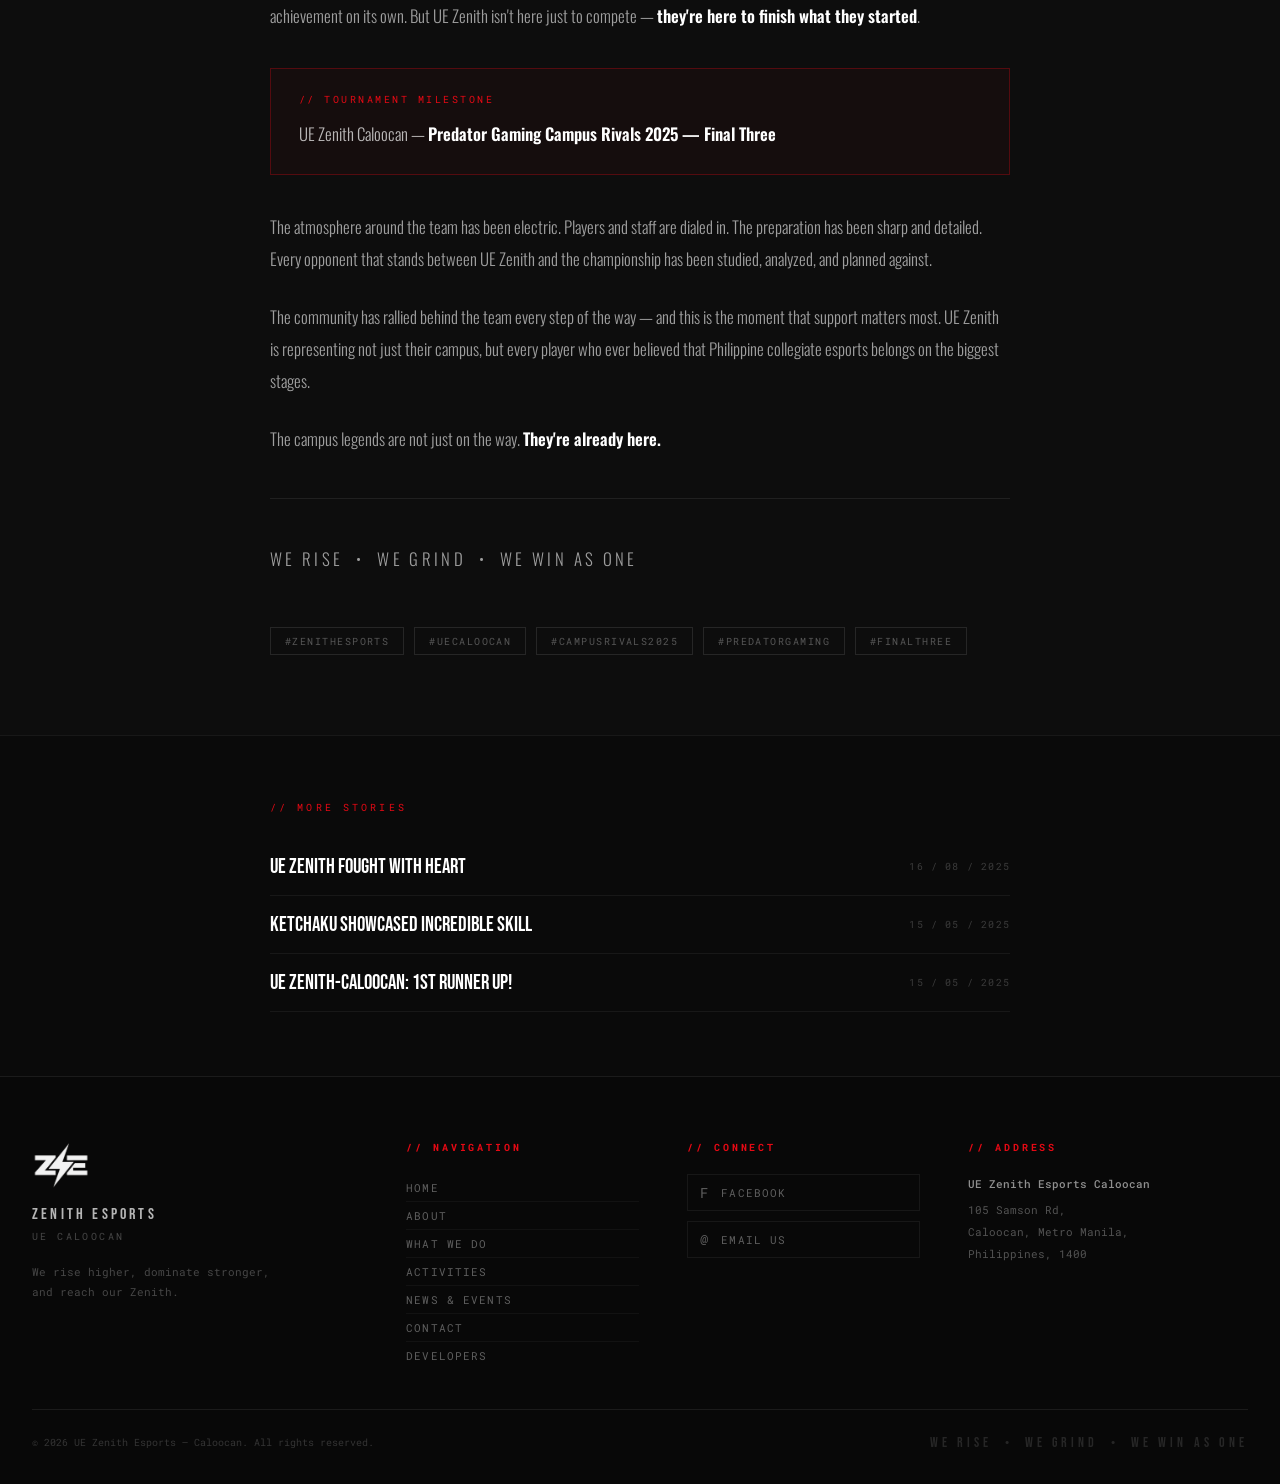
<file: article-campus-legends.html>
<!DOCTYPE html>
<html lang="en">
<head>
    <meta charset="UTF-8">
    <meta name="viewport" content="width=device-width, initial-scale=1.0">
    <title>Campus Legends Are On The Way | UE Zenith Esports</title>
    <link href="https://fonts.googleapis.com/css2?family=Bebas+Neue&family=Oswald:wght@300;400;600&family=Roboto+Mono:wght@300;400;500&display=swap" rel="stylesheet">
    <link rel="stylesheet" href="styles.css">
    <style>
        .article-hero { position:relative;min-height:62vh;display:flex;align-items:flex-end;overflow:hidden; }
        .article-hero-img { position:absolute;inset:0;width:100%;height:100%;object-fit:cover;opacity:0.32;filter:saturate(0.5); }
        .article-hero-overlay { position:absolute;inset:0;background:linear-gradient(to top,#0a0a0a 28%,rgba(10,10,10,0.5) 65%,transparent 100%); }
        .article-hero-content { position:relative;z-index:2;padding:64px 40px;max-width:960px;margin:0 auto;width:100%; }
        .article-meta { display:flex;align-items:center;gap:14px;font-family:"Roboto Mono",monospace;font-size:0.7rem;letter-spacing:0.18em;color:var(--red);text-transform:uppercase;margin-bottom:18px; }
        .article-meta span { color:#444; }
        .article-title { font-family:"Bebas Neue",sans-serif;font-size:clamp(3rem,9vw,7rem);line-height:0.92;letter-spacing:0.02em;color:#fff;margin-bottom:18px; }
        .article-title .accent { color:var(--red); }
        .article-subtitle { font-family:"Oswald",sans-serif;font-weight:300;font-size:1.05rem;color:rgba(255,255,255,0.45);max-width:560px;line-height:1.65; }
        .back-bar { background:#070707;padding:18px 40px;border-bottom:1px solid rgba(255,255,255,0.06); }
        .back-link { font-family:"Roboto Mono",monospace;font-size:0.7rem;letter-spacing:0.18em;color:#555;text-decoration:none;text-transform:uppercase;transition:color 0.2s; }
        .back-link:hover { color:var(--red); }
        .article-body { background:#0d0d0d;padding:80px 40px; }
        .article-body-inner { max-width:740px;margin:0 auto; }
        .article-body p { font-family:"Oswald",sans-serif;font-weight:300;font-size:1.05rem;line-height:1.9;color:rgba(255,255,255,0.6);margin-bottom:26px; }
        .article-body p strong { color:#fff;font-weight:600; }
        .pull-quote { border-left:4px solid var(--red);padding:18px 30px;margin:44px 0;background:rgba(229,9,20,0.04); }
        .pull-quote p { font-family:"Bebas Neue",sans-serif!important;font-size:1.9rem!important;letter-spacing:0.04em;color:#fff!important;line-height:1.15!important;margin:0!important; }
        .article-img-block { margin:44px 0;border:1px solid rgba(255,255,255,0.07);overflow:hidden; }
        .article-img-block img { width:100%;height:380px;object-fit:cover;display:block;filter:grayscale(0.4);transition:filter 0.4s; }
        .article-img-block:hover img { filter:grayscale(0); }
        .article-img-cap { padding:10px 14px;font-family:"Roboto Mono",monospace;font-size:0.65rem;color:rgba(255,255,255,0.2);letter-spacing:0.12em;border-top:1px solid rgba(255,255,255,0.06); }
        .highlight-box { border:1px solid rgba(229,9,20,0.3);padding:24px 28px;margin:36px 0;background:rgba(229,9,20,0.03); }
        .highlight-box-label { font-family:"Roboto Mono",monospace;font-size:0.62rem;letter-spacing:0.25em;color:var(--red);text-transform:uppercase;margin-bottom:12px; }
        .highlight-box p { margin:0!important;color:rgba(255,255,255,0.7)!important; }
        .article-divider { border:none;border-top:1px solid rgba(255,255,255,0.08);margin:44px 0; }
        .article-tags { display:flex;flex-wrap:wrap;gap:10px;margin-top:52px; }
        .article-tag { font-family:"Roboto Mono",monospace;font-size:0.65rem;letter-spacing:0.14em;padding:6px 14px;border:1px solid rgba(255,255,255,0.1);color:rgba(255,255,255,0.3);text-decoration:none;text-transform:uppercase;transition:all 0.2s; }
        .article-tag:hover { border-color:var(--red);color:var(--red); }
        .article-footer-note { font-family:"Roboto Mono",monospace;font-size:0.65rem;letter-spacing:0.2em;color:rgba(255,255,255,0.15); }
        .related-section { background:#0a0a0a;padding:64px 40px;border-top:1px solid rgba(255,255,255,0.06); }
        .related-section-inner { max-width:740px;margin:0 auto; }
        .related-heading { font-family:"Roboto Mono",monospace;font-size:0.65rem;letter-spacing:0.3em;color:var(--red);text-transform:uppercase;margin-bottom:24px; }
        .related-links { display:flex;flex-direction:column;gap:0; }
        .related-link { display:flex;justify-content:space-between;align-items:center;padding:16px 0;border-bottom:1px solid rgba(255,255,255,0.06);text-decoration:none;transition:padding-left 0.2s; }
        .related-link:hover { padding-left:8px; }
        .related-link-title { font-family:"Bebas Neue",sans-serif;font-size:1.3rem;color:#fff;transition:color 0.2s; }
        .related-link:hover .related-link-title { color:var(--red); }
        .related-link-date { font-family:"Roboto Mono",monospace;font-size:0.62rem;color:rgba(255,255,255,0.2);letter-spacing:0.12em; }
        @media(max-width:768px){ .article-hero-content{padding:48px 20px;} .back-bar{padding:16px 20px;} .article-body{padding:52px 20px;} .related-section{padding:48px 20px;} }
    </style>
</head>
<body>
<div id="cursor"></div><div id="cursor-ring"></div>
<div id="scroll-progress"></div><div class="noise-overlay"></div>

<nav class="navbar" id="navbar">
    <div class="navbar-inner">
        <a href="main.html" class="nav-logo"><img src="zenith_logo.png" alt="UE Zenith Esports" class="nav-logo-img"></a>
        <div class="nav-links">
            <a href="main.html" class="nav-link">Home</a><a href="about.html" class="nav-link">About</a>
            <a href="whatwedo.html" class="nav-link">What We Do</a><a href="activities.html" class="nav-link">Activities</a>
            <a href="news.html" class="nav-link active">News &amp; Events</a>
            <a href="contact.html" class="nav-link">Contact</a><a href="developers.html" class="nav-link-cta">Developers</a>
        </div>
        <button class="nav-burger" id="burger">☰</button>
    </div>
    <div class="nav-mobile" id="mobile-menu">
        <a href="main.html">Home</a><a href="about.html">About</a><a href="whatwedo.html">What We Do</a>
        <a href="activities.html">Activities</a><a href="news.html">News &amp; Events</a>
        <a href="contact.html">Contact</a><a href="developers.html">Developers</a>
    </div>
</nav>

<div class="back-bar"><a href="news.html" class="back-link">← Back to News &amp; Events</a></div>

<section class="article-hero">
    <img src="news3-1536x864.png" alt="Campus Legends Are On The Way" class="article-hero-img"
         onerror="this.src='https://images.unsplash.com/photo-1511512578047-dfb367046420?auto=format&fit=crop&w=1600&q=80'">
    <div class="article-hero-overlay"></div>
    <div class="article-hero-content">
        <div class="article-meta">
            <span>29 / 07 / 2025</span><span>•</span>News<span>•</span>Campus Rivals 2025
        </div>
        <h1 class="article-title">CAMPUS<br><span class="accent">LEGENDS</span><br>ON THE WAY</h1>
        <p class="article-subtitle">UE Zenith is part of the FINAL THREE on Predator Gaming's Campus Rivals 2025. The crown is within reach.</p>
    </div>
</section>

<div class="article-body">
    <div class="article-body-inner">
        <p>Out of every collegiate esports team in the country, only three remain standing. <strong>UE Zenith Esports – Caloocan</strong> is one of them. The team has punched their way through the bracket of <strong>Predator Gaming's Campus Rivals 2025</strong>, and they are now among the Final Three competing for the title of Campus Legends.</p>

        <p>This is not luck. This is the product of relentless preparation, unwavering team chemistry, and a competitive mindset that was forged through months of early mornings, late nights, and sessions that didn't end until the team felt ready. <strong>Every win in this tournament was earned — none of it was given.</strong></p>

        <div class="pull-quote"><p>"Three teams left. One crown. UE Zenith is ready."</p></div>

        <div class="article-img-block">
            <img src="news3-1536x864.png" alt="Campus Rivals 2025 - Final Three"
                 onerror="this.src='https://images.unsplash.com/photo-1511512578047-dfb367046420?auto=format&fit=crop&w=1200&q=80'">
            <div class="article-img-cap">// UE Zenith Caloocan — Predator Gaming Campus Rivals 2025, Final Three</div>
        </div>

        <p>Campus Rivals 2025, presented by Predator Gaming, is one of the most prestigious collegiate esports tournaments in the Philippines. The competition draws top-tier university teams from across the country, making a Final Three finish a massive achievement on its own. But UE Zenith isn't here just to compete — <strong>they're here to finish what they started</strong>.</p>

        <div class="highlight-box">
            <div class="highlight-box-label">// Tournament Milestone</div>
            <p>UE Zenith Caloocan — <strong>Predator Gaming Campus Rivals 2025 — Final Three</strong></p>
        </div>

        <p>The atmosphere around the team has been electric. Players and staff are dialed in. The preparation has been sharp and detailed. Every opponent that stands between UE Zenith and the championship has been studied, analyzed, and planned against.</p>

        <p>The community has rallied behind the team every step of the way — and this is the moment that support matters most. UE Zenith is representing not just their campus, but every player who ever believed that Philippine collegiate esports belongs on the biggest stages.</p>

        <p>The campus legends are not just on the way. <strong>They're already here.</strong></p>

        <hr class="article-divider">
        <p class="article-footer-note">WE RISE &nbsp;•&nbsp; WE GRIND &nbsp;•&nbsp; WE WIN AS ONE</p>
        <div class="article-tags">
            <a class="article-tag">#ZenithEsports</a>
            <a class="article-tag">#UECaloocan</a>
            <a class="article-tag">#CampusRivals2025</a>
            <a class="article-tag">#PredatorGaming</a>
            <a class="article-tag">#FinalThree</a>
        </div>
    </div>
</div>

<section class="related-section">
    <div class="related-section-inner">
        <p class="related-heading">// More Stories</p>
        <div class="related-links">
            <a href="article-fought-with-heart.html" class="related-link">
                <span class="related-link-title">UE ZENITH FOUGHT WITH HEART</span>
                <span class="related-link-date">16 / 08 / 2025</span>
            </a>
            <a href="article-ketchaku.html" class="related-link">
                <span class="related-link-title">KETCHAKU SHOWCASED INCREDIBLE SKILL</span>
                <span class="related-link-date">15 / 05 / 2025</span>
            </a>
            <a href="article-runner-up.html" class="related-link">
                <span class="related-link-title">UE ZENITH-CALOOCAN: 1ST RUNNER UP!</span>
                <span class="related-link-date">15 / 05 / 2025</span>
            </a>
        </div>
    </div>
</section>
<footer class="footer">
    <div class="footer-inner">
        <div class="footer-brand">
            <img src="zenith_logo.png" alt="UE Zenith Esports" class="footer-logo-img">
            <div class="footer-brand-name">ZENITH ESPORTS</div>
            <div class="footer-brand-sub">UE CALOOCAN</div>
            <p class="footer-brand-desc">We rise higher, dominate stronger, and reach our Zenith.</p>
        </div>
        <div class="footer-nav-col">
            <h4>// Navigation</h4>
            <a href="main.html">Home</a>
            <a href="about.html">About</a>
            <a href="whatwedo.html">What We Do</a>
            <a href="activities.html">Activities</a>
            <a href="news.html">News &amp; Events</a>
            <a href="contact.html">Contact</a>
            <a href="developers.html">Developers</a>
        </div>
        <div class="footer-social-col">
            <h4>// Connect</h4>
            <div class="footer-socials">
                <a href="https://www.facebook.com/uezencal" target="_blank" class="footer-social">
                    <span class="footer-social-icon">f</span> Facebook
                </a>
                <a href="mailto:ZenithCaloocan2025@gmail.com" class="footer-social">
                    <span class="footer-social-icon">@</span> Email Us
                </a>
            </div>
        </div>
        <div class="footer-address-col">
            <h4>// Address</h4>
            <div class="footer-address">
                <strong>UE Zenith Esports Caloocan</strong>
                105 Samson Rd,<br>
                Caloocan, Metro Manila,<br>
                Philippines, 1400
            </div>
        </div>
    </div>
    <div class="footer-bottom">
        <div class="footer-copy">
            <p>© 2026 UE Zenith Esports — Caloocan. All rights reserved.</p>
        </div>
        <div class="footer-tagline">WE RISE &nbsp;•&nbsp; WE GRIND &nbsp;•&nbsp; WE WIN AS ONE</div>
    </div>
</footer>

<script src="scripts.js"></script>
</body>
</html>
</file>
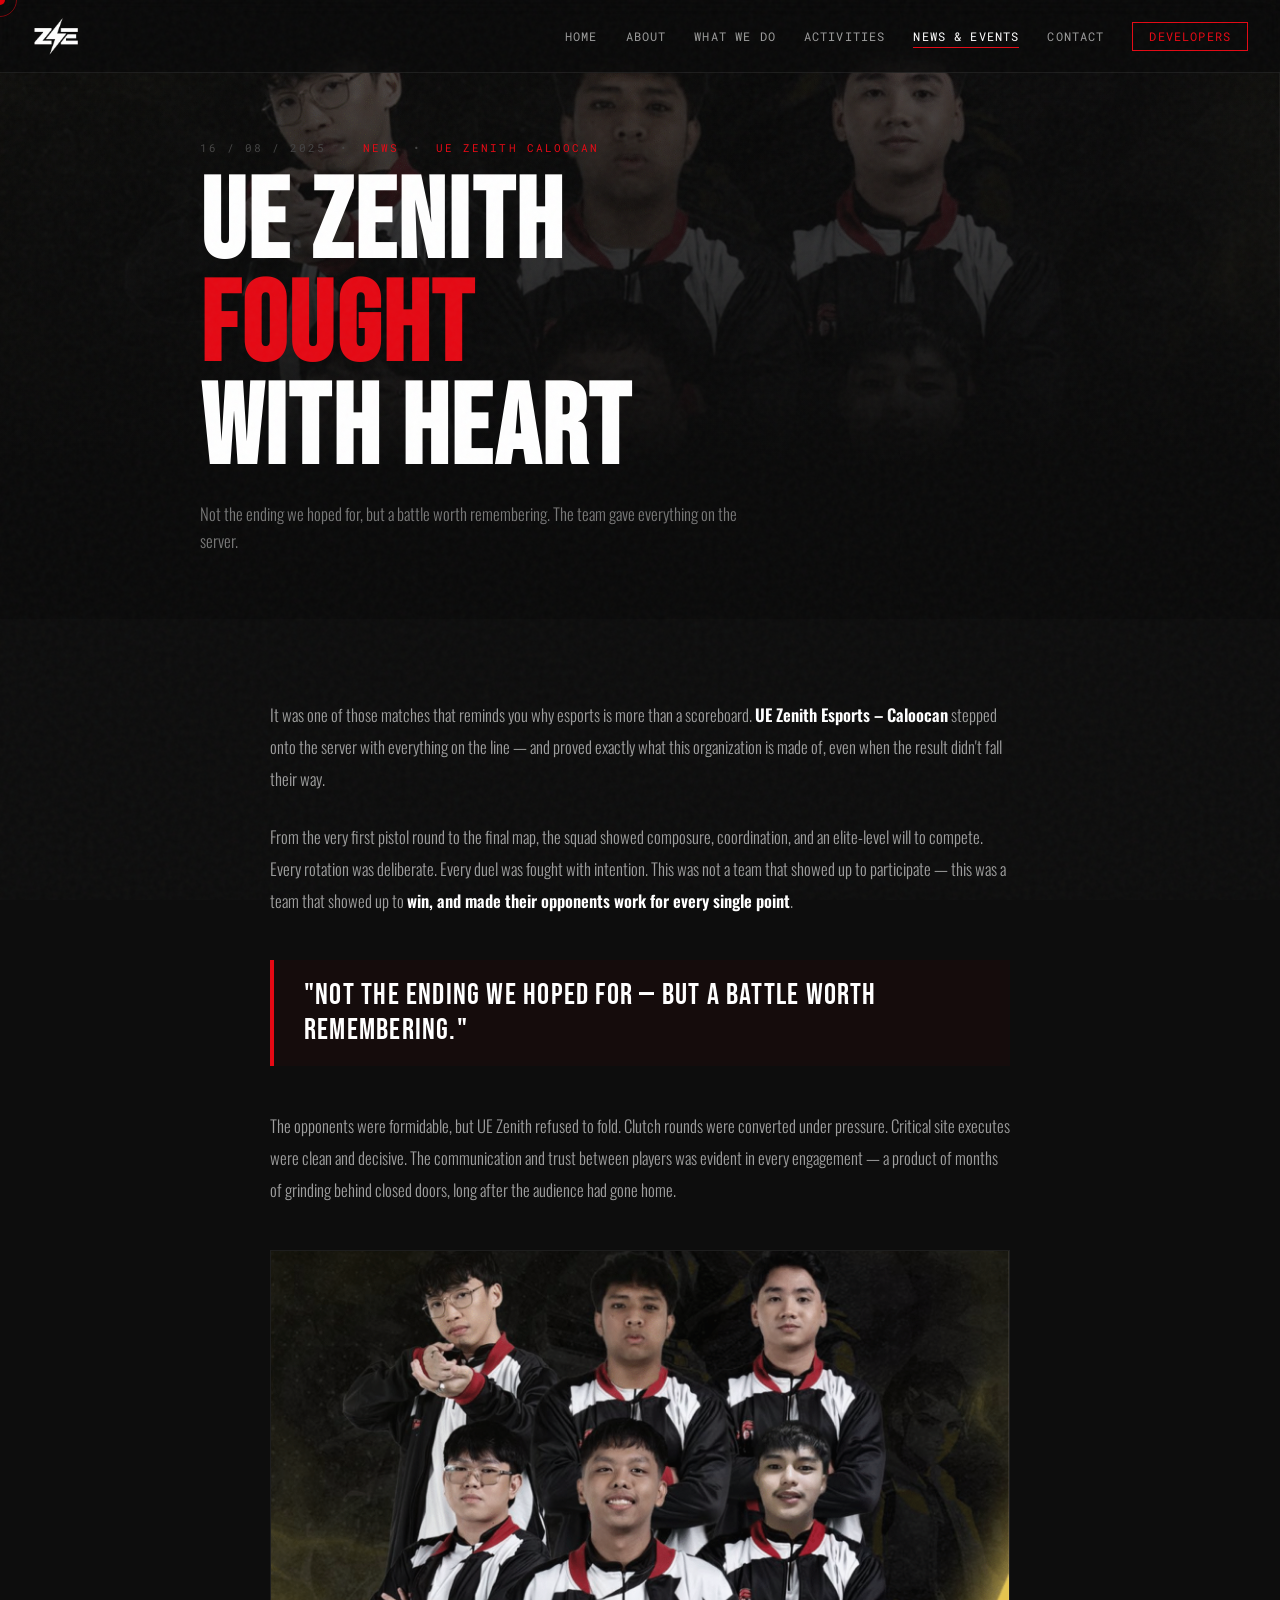
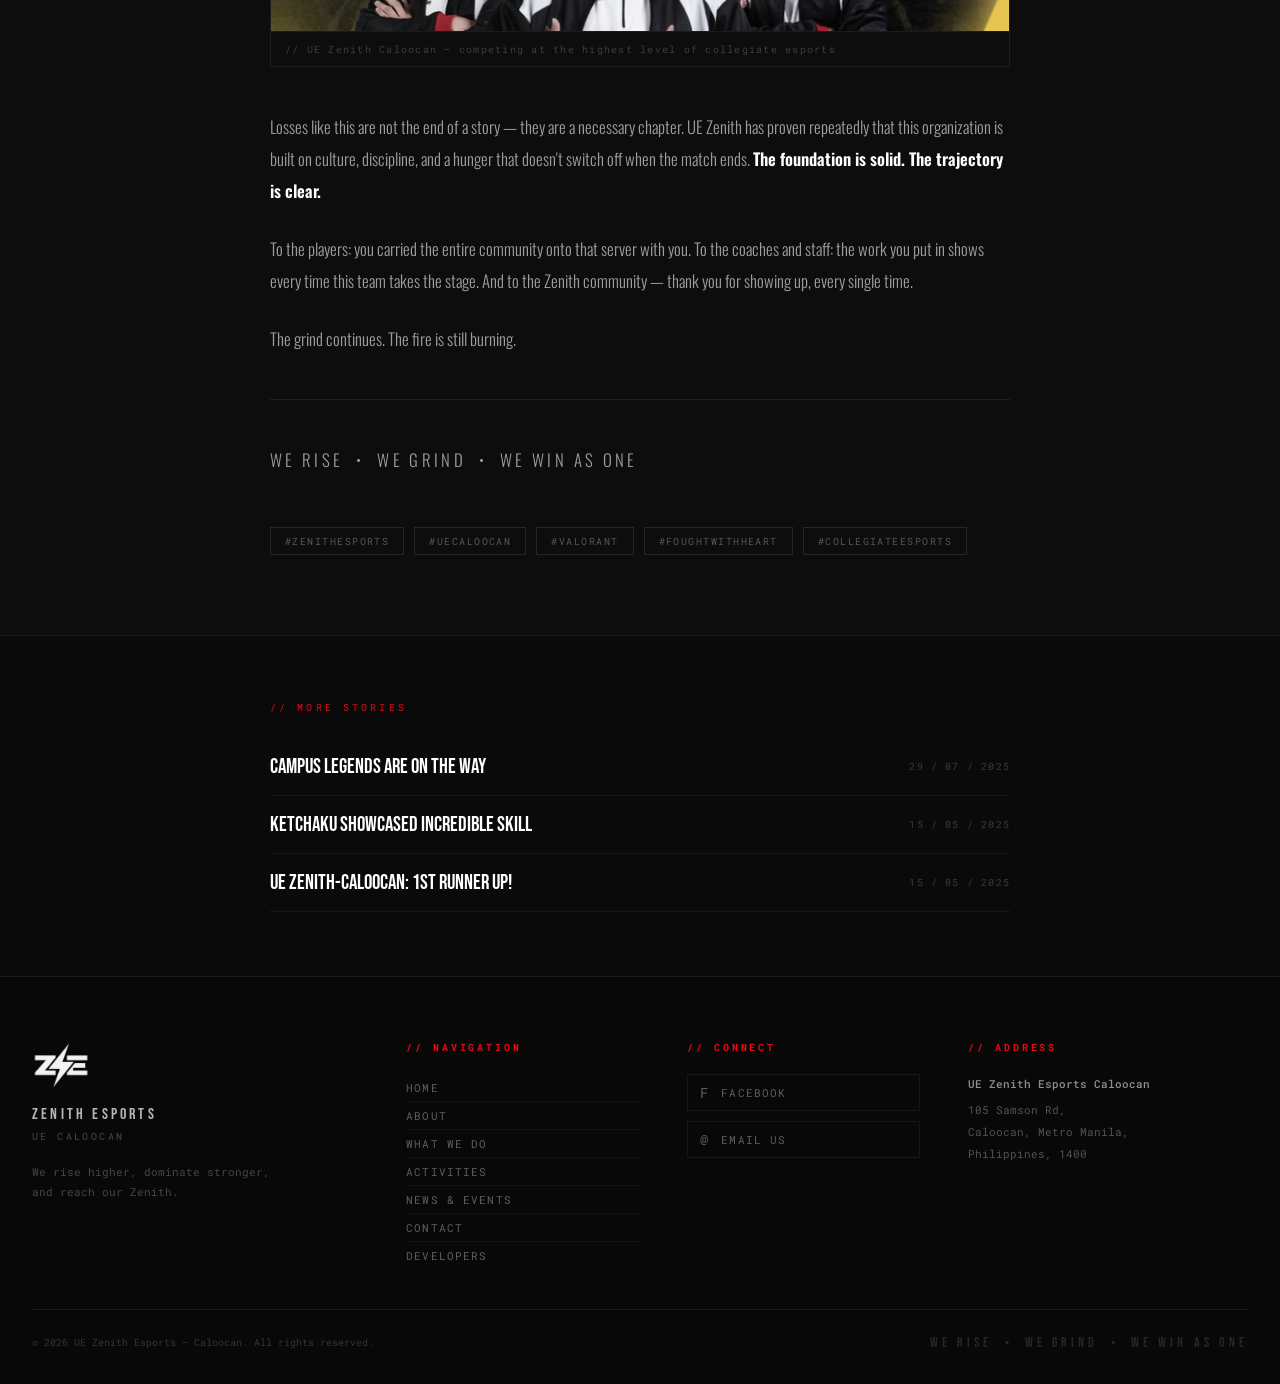
<file: article-fought-with-heart.html>
<!DOCTYPE html>
<html lang="en">
<head>
    <meta charset="UTF-8">
    <meta name="viewport" content="width=device-width, initial-scale=1.0">
    <title>UE Zenith Fought With Heart | UE Zenith Esports</title>
    <link href="https://fonts.googleapis.com/css2?family=Bebas+Neue&family=Oswald:wght@300;400;600&family=Roboto+Mono:wght@300;400;500&display=swap" rel="stylesheet">
    <link rel="stylesheet" href="styles.css">
    <style>
        .article-hero { position:relative;min-height:62vh;display:flex;align-items:flex-end;overflow:hidden; }
        .article-hero-img { position:absolute;inset:0;width:100%;height:100%;object-fit:cover;opacity:0.32;filter:saturate(0.5); }
        .article-hero-overlay { position:absolute;inset:0;background:linear-gradient(to top,#0a0a0a 28%,rgba(10,10,10,0.5) 65%,transparent 100%); }
        .article-hero-content { position:relative;z-index:2;padding:64px 40px;max-width:960px;margin:0 auto;width:100%; }
        .article-meta { display:flex;align-items:center;gap:14px;font-family:"Roboto Mono",monospace;font-size:0.7rem;letter-spacing:0.18em;color:var(--red);text-transform:uppercase;margin-bottom:18px; }
        .article-meta span { color:#444; }
        .article-title { font-family:"Bebas Neue",sans-serif;font-size:clamp(3rem,9vw,7rem);line-height:0.92;letter-spacing:0.02em;color:#fff;margin-bottom:18px; }
        .article-title .accent { color:var(--red); }
        .article-subtitle { font-family:"Oswald",sans-serif;font-weight:300;font-size:1.05rem;color:rgba(255,255,255,0.45);max-width:560px;line-height:1.65; }
        .back-bar { background:#070707;padding:18px 40px;border-bottom:1px solid rgba(255,255,255,0.06); }
        .back-link { font-family:"Roboto Mono",monospace;font-size:0.7rem;letter-spacing:0.18em;color:#555;text-decoration:none;text-transform:uppercase;transition:color 0.2s; }
        .back-link:hover { color:var(--red); }
        .article-body { background:#0d0d0d;padding:80px 40px; }
        .article-body-inner { max-width:740px;margin:0 auto; }
        .article-body p { font-family:"Oswald",sans-serif;font-weight:300;font-size:1.05rem;line-height:1.9;color:rgba(255,255,255,0.6);margin-bottom:26px; }
        .article-body p strong { color:#fff;font-weight:600; }
        .pull-quote { border-left:4px solid var(--red);padding:18px 30px;margin:44px 0;background:rgba(229,9,20,0.04); }
        .pull-quote p { font-family:"Bebas Neue",sans-serif!important;font-size:1.9rem!important;letter-spacing:0.04em;color:#fff!important;line-height:1.15!important;margin:0!important; }
        .article-img-block { margin:44px 0;border:1px solid rgba(255,255,255,0.07);overflow:hidden; }
        .article-img-block img { width:100%;height:380px;object-fit:cover;display:block;filter:grayscale(0.4);transition:filter 0.4s; }
        .article-img-block:hover img { filter:grayscale(0); }
        .article-img-cap { padding:10px 14px;font-family:"Roboto Mono",monospace;font-size:0.65rem;color:rgba(255,255,255,0.2);letter-spacing:0.12em;border-top:1px solid rgba(255,255,255,0.06); }
        .article-divider { border:none;border-top:1px solid rgba(255,255,255,0.08);margin:44px 0; }
        .article-tags { display:flex;flex-wrap:wrap;gap:10px;margin-top:52px; }
        .article-tag { font-family:"Roboto Mono",monospace;font-size:0.65rem;letter-spacing:0.14em;padding:6px 14px;border:1px solid rgba(255,255,255,0.1);color:rgba(255,255,255,0.3);text-decoration:none;text-transform:uppercase;transition:all 0.2s; }
        .article-tag:hover { border-color:var(--red);color:var(--red); }
        .article-footer-note { font-family:"Roboto Mono",monospace;font-size:0.65rem;letter-spacing:0.2em;color:rgba(255,255,255,0.15); }
        .related-section { background:#0a0a0a;padding:64px 40px;border-top:1px solid rgba(255,255,255,0.06); }
        .related-section-inner { max-width:740px;margin:0 auto; }
        .related-heading { font-family:"Roboto Mono",monospace;font-size:0.65rem;letter-spacing:0.3em;color:var(--red);text-transform:uppercase;margin-bottom:24px; }
        .related-links { display:flex;flex-direction:column;gap:0; }
        .related-link { display:flex;justify-content:space-between;align-items:center;padding:16px 0;border-bottom:1px solid rgba(255,255,255,0.06);text-decoration:none;transition:padding-left 0.2s; }
        .related-link:hover { padding-left:8px; }
        .related-link-title { font-family:"Bebas Neue",sans-serif;font-size:1.3rem;color:#fff;transition:color 0.2s; }
        .related-link:hover .related-link-title { color:var(--red); }
        .related-link-date { font-family:"Roboto Mono",monospace;font-size:0.62rem;color:rgba(255,255,255,0.2);letter-spacing:0.12em; }
        @media(max-width:768px){ .article-hero-content{padding:48px 20px;} .back-bar{padding:16px 20px;} .article-body{padding:52px 20px;} .related-section{padding:48px 20px;} }
    </style>
</head>
<body>
<div id="cursor"></div><div id="cursor-ring"></div>
<div id="scroll-progress"></div><div class="noise-overlay"></div>

<nav class="navbar" id="navbar">
    <div class="navbar-inner">
        <a href="main.html" class="nav-logo"><img src="zenith_logo.png" alt="UE Zenith Esports" class="nav-logo-img"></a>
        <div class="nav-links">
            <a href="main.html" class="nav-link">Home</a><a href="about.html" class="nav-link">About</a>
            <a href="whatwedo.html" class="nav-link">What We Do</a><a href="activities.html" class="nav-link">Activities</a>
            <a href="news.html" class="nav-link active">News &amp; Events</a>
            <a href="contact.html" class="nav-link">Contact</a><a href="developers.html" class="nav-link-cta">Developers</a>
        </div>
        <button class="nav-burger" id="burger">☰</button>
    </div>
    <div class="nav-mobile" id="mobile-menu">
        <a href="main.html">Home</a><a href="about.html">About</a><a href="whatwedo.html">What We Do</a>
        <a href="activities.html">Activities</a><a href="news.html">News &amp; Events</a>
        <a href="contact.html">Contact</a><a href="developers.html">Developers</a>
    </div>
</nav>

<div class="back-bar"><a href="news.html" class="back-link">← Back to News &amp; Events</a></div>

<section class="article-hero">
    <img src="news1-1536x864.png" alt="UE Zenith Fought With Heart" class="article-hero-img"
         onerror="this.src='https://images.unsplash.com/photo-1542751371-adc38448a05e?auto=format&fit=crop&w=1600&q=80'">
    <div class="article-hero-overlay"></div>
    <div class="article-hero-content">
        <div class="article-meta">
            <span>16 / 08 / 2025</span><span>•</span>News<span>•</span>UE Zenith Caloocan
        </div>
        <h1 class="article-title">UE ZENITH<br><span class="accent">FOUGHT</span><br>WITH HEART</h1>
        <p class="article-subtitle">Not the ending we hoped for, but a battle worth remembering. The team gave everything on the server.</p>
    </div>
</section>

<div class="article-body">
    <div class="article-body-inner">
        <p>It was one of those matches that reminds you why esports is more than a scoreboard. <strong>UE Zenith Esports – Caloocan</strong> stepped onto the server with everything on the line — and proved exactly what this organization is made of, even when the result didn't fall their way.</p>

        <p>From the very first pistol round to the final map, the squad showed composure, coordination, and an elite-level will to compete. Every rotation was deliberate. Every duel was fought with intention. This was not a team that showed up to participate — this was a team that showed up to <strong>win, and made their opponents work for every single point</strong>.</p>

        <div class="pull-quote"><p>"Not the ending we hoped for — but a battle worth remembering."</p></div>

        <p>The opponents were formidable, but UE Zenith refused to fold. Clutch rounds were converted under pressure. Critical site executes were clean and decisive. The communication and trust between players was evident in every engagement — a product of months of grinding behind closed doors, long after the audience had gone home.</p>

        <div class="article-img-block">
            <img src="news1-1536x864.png" alt="UE Zenith in action"
                 onerror="this.src='https://images.unsplash.com/photo-1542751371-adc38448a05e?auto=format&fit=crop&w=1200&q=80'">
            <div class="article-img-cap">// UE Zenith Caloocan — competing at the highest level of collegiate esports</div>
        </div>

        <p>Losses like this are not the end of a story — they are a necessary chapter. UE Zenith has proven repeatedly that this organization is built on culture, discipline, and a hunger that doesn't switch off when the match ends. <strong>The foundation is solid. The trajectory is clear.</strong></p>

        <p>To the players: you carried the entire community onto that server with you. To the coaches and staff: the work you put in shows every time this team takes the stage. And to the Zenith community — thank you for showing up, every single time.</p>

        <p>The grind continues. The fire is still burning.</p>

        <hr class="article-divider">
        <p class="article-footer-note">WE RISE &nbsp;•&nbsp; WE GRIND &nbsp;•&nbsp; WE WIN AS ONE</p>
        <div class="article-tags">
            <a class="article-tag">#ZenithEsports</a>
            <a class="article-tag">#UECaloocan</a>
            <a class="article-tag">#Valorant</a>
            <a class="article-tag">#FoughtWithHeart</a>
            <a class="article-tag">#CollegiateEsports</a>
        </div>
    </div>
</div>

<section class="related-section">
    <div class="related-section-inner">
        <p class="related-heading">// More Stories</p>
        <div class="related-links">
            <a href="article-campus-legends.html" class="related-link">
                <span class="related-link-title">CAMPUS LEGENDS ARE ON THE WAY</span>
                <span class="related-link-date">29 / 07 / 2025</span>
            </a>
            <a href="article-ketchaku.html" class="related-link">
                <span class="related-link-title">KETCHAKU SHOWCASED INCREDIBLE SKILL</span>
                <span class="related-link-date">15 / 05 / 2025</span>
            </a>
            <a href="article-runner-up.html" class="related-link">
                <span class="related-link-title">UE ZENITH-CALOOCAN: 1ST RUNNER UP!</span>
                <span class="related-link-date">15 / 05 / 2025</span>
            </a>
        </div>
    </div>
</section>
<footer class="footer">
    <div class="footer-inner">
        <div class="footer-brand">
            <img src="zenith_logo.png" alt="UE Zenith Esports" class="footer-logo-img">
            <div class="footer-brand-name">ZENITH ESPORTS</div>
            <div class="footer-brand-sub">UE CALOOCAN</div>
            <p class="footer-brand-desc">We rise higher, dominate stronger, and reach our Zenith.</p>
        </div>
        <div class="footer-nav-col">
            <h4>// Navigation</h4>
            <a href="main.html">Home</a>
            <a href="about.html">About</a>
            <a href="whatwedo.html">What We Do</a>
            <a href="activities.html">Activities</a>
            <a href="news.html">News &amp; Events</a>
            <a href="contact.html">Contact</a>
            <a href="developers.html">Developers</a>
        </div>
        <div class="footer-social-col">
            <h4>// Connect</h4>
            <div class="footer-socials">
                <a href="https://www.facebook.com/uezencal" target="_blank" class="footer-social">
                    <span class="footer-social-icon">f</span> Facebook
                </a>
                <a href="mailto:ZenithCaloocan2025@gmail.com" class="footer-social">
                    <span class="footer-social-icon">@</span> Email Us
                </a>
            </div>
        </div>
        <div class="footer-address-col">
            <h4>// Address</h4>
            <div class="footer-address">
                <strong>UE Zenith Esports Caloocan</strong>
                105 Samson Rd,<br>
                Caloocan, Metro Manila,<br>
                Philippines, 1400
            </div>
        </div>
    </div>
    <div class="footer-bottom">
        <div class="footer-copy">
            <p>© 2026 UE Zenith Esports — Caloocan. All rights reserved.</p>
        </div>
        <div class="footer-tagline">WE RISE &nbsp;•&nbsp; WE GRIND &nbsp;•&nbsp; WE WIN AS ONE</div>
    </div>
</footer>

<script src="scripts.js"></script>
</body>
</html>
</file>
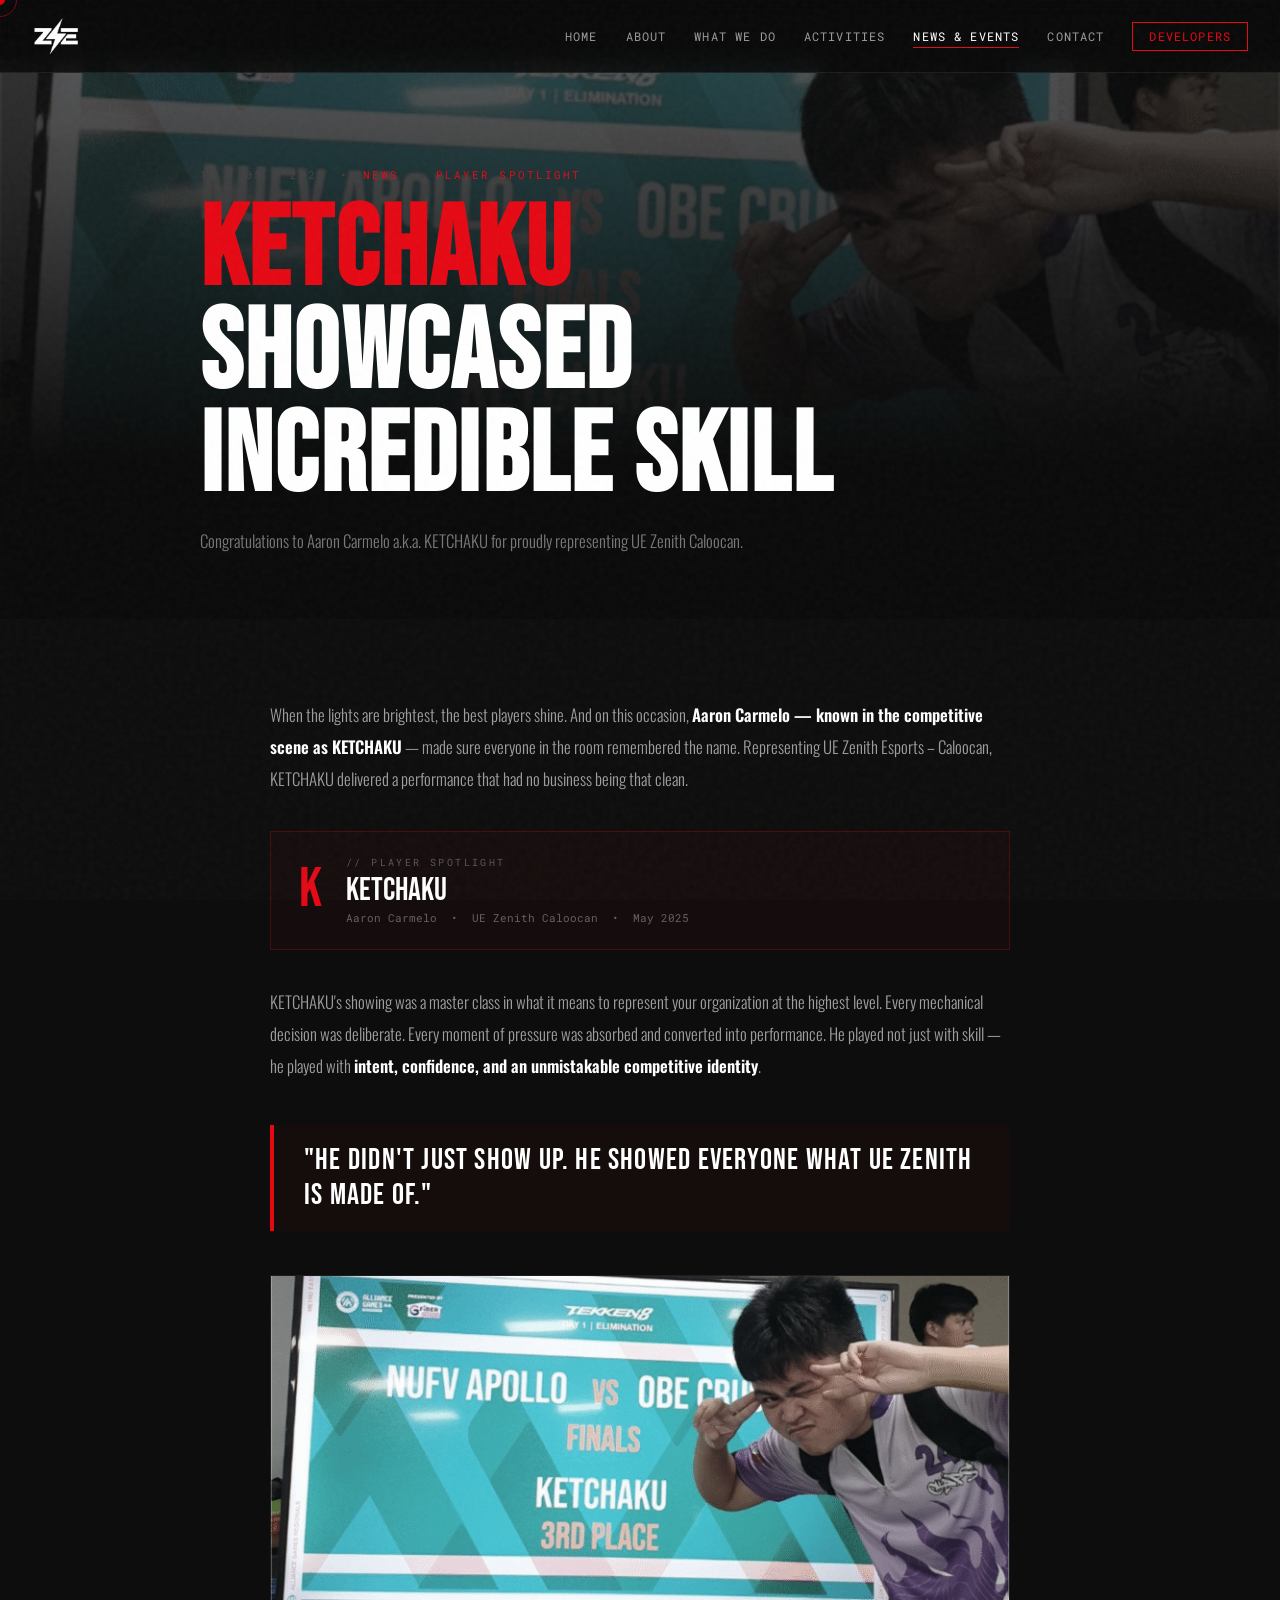
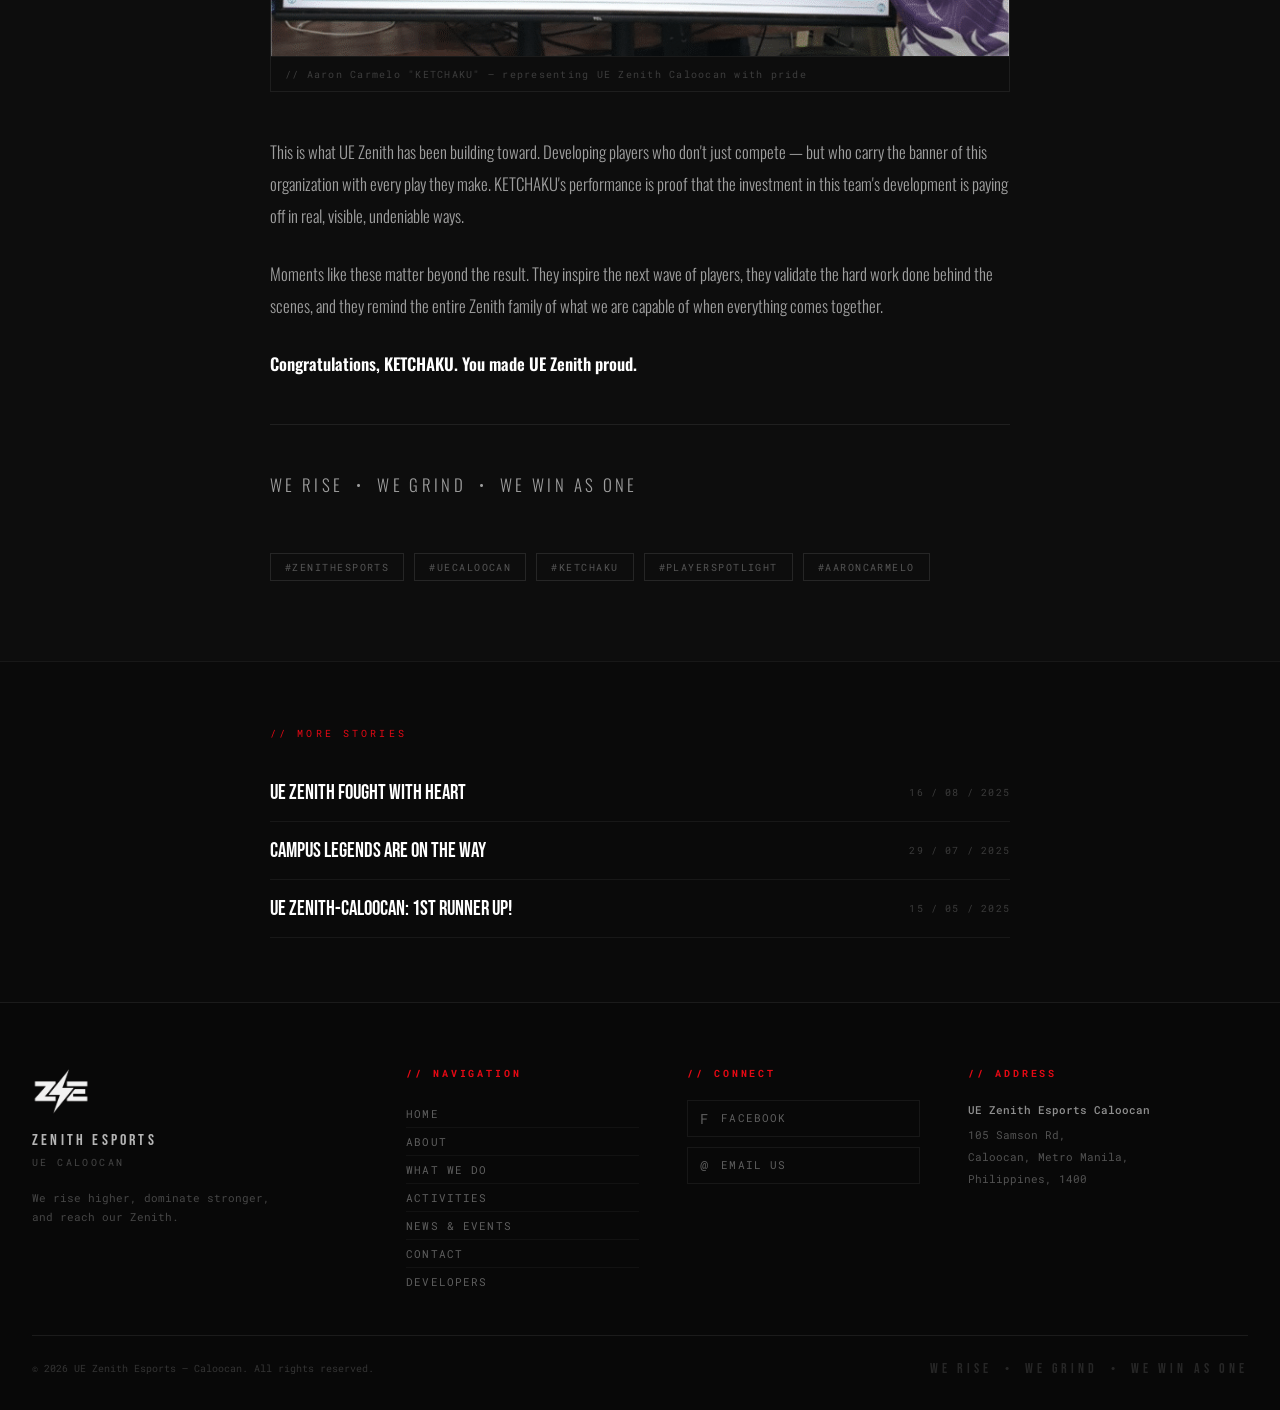
<file: article-ketchaku.html>
<!DOCTYPE html>
<html lang="en">
<head>
    <meta charset="UTF-8">
    <meta name="viewport" content="width=device-width, initial-scale=1.0">
    <title>Ketchaku Showcased Incredible Skill | UE Zenith Esports</title>
    <link href="https://fonts.googleapis.com/css2?family=Bebas+Neue&family=Oswald:wght@300;400;600&family=Roboto+Mono:wght@300;400;500&display=swap" rel="stylesheet">
    <link rel="stylesheet" href="styles.css">
    <style>
        .article-hero { position:relative;min-height:62vh;display:flex;align-items:flex-end;overflow:hidden; }
        .article-hero-img { position:absolute;inset:0;width:100%;height:100%;object-fit:cover;opacity:0.32;filter:saturate(0.5); }
        .article-hero-overlay { position:absolute;inset:0;background:linear-gradient(to top,#0a0a0a 28%,rgba(10,10,10,0.5) 65%,transparent 100%); }
        .article-hero-content { position:relative;z-index:2;padding:64px 40px;max-width:960px;margin:0 auto;width:100%; }
        .article-meta { display:flex;align-items:center;gap:14px;font-family:"Roboto Mono",monospace;font-size:0.7rem;letter-spacing:0.18em;color:var(--red);text-transform:uppercase;margin-bottom:18px; }
        .article-meta span { color:#444; }
        .article-title { font-family:"Bebas Neue",sans-serif;font-size:clamp(3rem,9vw,7rem);line-height:0.92;letter-spacing:0.02em;color:#fff;margin-bottom:18px; }
        .article-title .accent { color:var(--red); }
        .article-subtitle { font-family:"Oswald",sans-serif;font-weight:300;font-size:1.05rem;color:rgba(255,255,255,0.45);max-width:560px;line-height:1.65; }
        .back-bar { background:#070707;padding:18px 40px;border-bottom:1px solid rgba(255,255,255,0.06); }
        .back-link { font-family:"Roboto Mono",monospace;font-size:0.7rem;letter-spacing:0.18em;color:#555;text-decoration:none;text-transform:uppercase;transition:color 0.2s; }
        .back-link:hover { color:var(--red); }
        .article-body { background:#0d0d0d;padding:80px 40px; }
        .article-body-inner { max-width:740px;margin:0 auto; }
        .article-body p { font-family:"Oswald",sans-serif;font-weight:300;font-size:1.05rem;line-height:1.9;color:rgba(255,255,255,0.6);margin-bottom:26px; }
        .article-body p strong { color:#fff;font-weight:600; }
        .pull-quote { border-left:4px solid var(--red);padding:18px 30px;margin:44px 0;background:rgba(229,9,20,0.04); }
        .pull-quote p { font-family:"Bebas Neue",sans-serif!important;font-size:1.9rem!important;letter-spacing:0.04em;color:#fff!important;line-height:1.15!important;margin:0!important; }
        .article-img-block { margin:44px 0;border:1px solid rgba(255,255,255,0.07);overflow:hidden; }
        .article-img-block img { width:100%;height:380px;object-fit:cover;display:block;filter:grayscale(0.4);transition:filter 0.4s; }
        .article-img-block:hover img { filter:grayscale(0); }
        .article-img-cap { padding:10px 14px;font-family:"Roboto Mono",monospace;font-size:0.65rem;color:rgba(255,255,255,0.2);letter-spacing:0.12em;border-top:1px solid rgba(255,255,255,0.06); }
        .player-spotlight { display:flex;align-items:center;gap:24px;border:1px solid rgba(229,9,20,0.25);padding:24px 28px;margin:36px 0;background:rgba(229,9,20,0.03); }
        .player-spotlight-icon { font-family:"Bebas Neue",sans-serif;font-size:3.5rem;color:var(--red);line-height:1;flex-shrink:0; }
        .player-spotlight-info { flex:1; }
        .player-spotlight-label { font-family:"Roboto Mono",monospace;font-size:0.6rem;letter-spacing:0.25em;color:rgba(255,255,255,0.3);text-transform:uppercase;margin-bottom:6px; }
        .player-spotlight-name { font-family:"Bebas Neue",sans-serif;font-size:2rem;color:#fff;line-height:1; }
        .player-spotlight-sub { font-family:"Roboto Mono",monospace;font-size:0.68rem;color:rgba(255,255,255,0.35);margin-top:4px; }
        .article-divider { border:none;border-top:1px solid rgba(255,255,255,0.08);margin:44px 0; }
        .article-tags { display:flex;flex-wrap:wrap;gap:10px;margin-top:52px; }
        .article-tag { font-family:"Roboto Mono",monospace;font-size:0.65rem;letter-spacing:0.14em;padding:6px 14px;border:1px solid rgba(255,255,255,0.1);color:rgba(255,255,255,0.3);text-decoration:none;text-transform:uppercase;transition:all 0.2s; }
        .article-tag:hover { border-color:var(--red);color:var(--red); }
        .article-footer-note { font-family:"Roboto Mono",monospace;font-size:0.65rem;letter-spacing:0.2em;color:rgba(255,255,255,0.15); }
        .related-section { background:#0a0a0a;padding:64px 40px;border-top:1px solid rgba(255,255,255,0.06); }
        .related-section-inner { max-width:740px;margin:0 auto; }
        .related-heading { font-family:"Roboto Mono",monospace;font-size:0.65rem;letter-spacing:0.3em;color:var(--red);text-transform:uppercase;margin-bottom:24px; }
        .related-links { display:flex;flex-direction:column;gap:0; }
        .related-link { display:flex;justify-content:space-between;align-items:center;padding:16px 0;border-bottom:1px solid rgba(255,255,255,0.06);text-decoration:none;transition:padding-left 0.2s; }
        .related-link:hover { padding-left:8px; }
        .related-link-title { font-family:"Bebas Neue",sans-serif;font-size:1.3rem;color:#fff;transition:color 0.2s; }
        .related-link:hover .related-link-title { color:var(--red); }
        .related-link-date { font-family:"Roboto Mono",monospace;font-size:0.62rem;color:rgba(255,255,255,0.2);letter-spacing:0.12em; }
        @media(max-width:768px){ .article-hero-content{padding:48px 20px;} .back-bar{padding:16px 20px;} .article-body{padding:52px 20px;} .related-section{padding:48px 20px;} .player-spotlight{flex-direction:column;gap:12px;} }
    </style>
</head>
<body>
<div id="cursor"></div><div id="cursor-ring"></div>
<div id="scroll-progress"></div><div class="noise-overlay"></div>

<nav class="navbar" id="navbar">
    <div class="navbar-inner">
        <a href="main.html" class="nav-logo"><img src="zenith_logo.png" alt="UE Zenith Esports" class="nav-logo-img"></a>
        <div class="nav-links">
            <a href="main.html" class="nav-link">Home</a><a href="about.html" class="nav-link">About</a>
            <a href="whatwedo.html" class="nav-link">What We Do</a><a href="activities.html" class="nav-link">Activities</a>
            <a href="news.html" class="nav-link active">News &amp; Events</a>
            <a href="contact.html" class="nav-link">Contact</a><a href="developers.html" class="nav-link-cta">Developers</a>
        </div>
        <button class="nav-burger" id="burger">☰</button>
    </div>
    <div class="nav-mobile" id="mobile-menu">
        <a href="main.html">Home</a><a href="about.html">About</a><a href="whatwedo.html">What We Do</a>
        <a href="activities.html">Activities</a><a href="news.html">News &amp; Events</a>
        <a href="contact.html">Contact</a><a href="developers.html">Developers</a>
    </div>
</nav>

<div class="back-bar"><a href="news.html" class="back-link">← Back to News &amp; Events</a></div>

<section class="article-hero">
    <img src="news2-768x432.png" alt="Ketchaku Showcased Incredible Skill" class="article-hero-img"
         onerror="this.src='https://images.unsplash.com/photo-1534423861386-85a16f5d13fd?auto=format&fit=crop&w=1600&q=80'">
    <div class="article-hero-overlay"></div>
    <div class="article-hero-content">
        <div class="article-meta">
            <span>15 / 05 / 2025</span><span>•</span>News<span>•</span>Player Spotlight
        </div>
        <h1 class="article-title"><span class="accent">KETCHAKU</span><br>SHOWCASED<br>INCREDIBLE SKILL</h1>
        <p class="article-subtitle">Congratulations to Aaron Carmelo a.k.a. KETCHAKU for proudly representing UE Zenith Caloocan.</p>
    </div>
</section>

<div class="article-body">
    <div class="article-body-inner">
        <p>When the lights are brightest, the best players shine. And on this occasion, <strong>Aaron Carmelo — known in the competitive scene as KETCHAKU</strong> — made sure everyone in the room remembered the name. Representing UE Zenith Esports – Caloocan, KETCHAKU delivered a performance that had no business being that clean.</p>

        <div class="player-spotlight">
            <div class="player-spotlight-icon">K</div>
            <div class="player-spotlight-info">
                <div class="player-spotlight-label">// Player Spotlight</div>
                <div class="player-spotlight-name">KETCHAKU</div>
                <div class="player-spotlight-sub">Aaron Carmelo &nbsp;•&nbsp; UE Zenith Caloocan &nbsp;•&nbsp; May 2025</div>
            </div>
        </div>

        <p>KETCHAKU's showing was a master class in what it means to represent your organization at the highest level. Every mechanical decision was deliberate. Every moment of pressure was absorbed and converted into performance. He played not just with skill — he played with <strong>intent, confidence, and an unmistakable competitive identity</strong>.</p>

        <div class="pull-quote"><p>"He didn't just show up. He showed everyone what UE Zenith is made of."</p></div>

        <div class="article-img-block">
            <img src="news2-768x432.png" alt="Ketchaku in competition"
                 onerror="this.src='https://images.unsplash.com/photo-1534423861386-85a16f5d13fd?auto=format&fit=crop&w=1200&q=80'">
            <div class="article-img-cap">// Aaron Carmelo "KETCHAKU" — representing UE Zenith Caloocan with pride</div>
        </div>

        <p>This is what UE Zenith has been building toward. Developing players who don't just compete — but who carry the banner of this organization with every play they make. KETCHAKU's performance is proof that the investment in this team's development is paying off in real, visible, undeniable ways.</p>

        <p>Moments like these matter beyond the result. They inspire the next wave of players, they validate the hard work done behind the scenes, and they remind the entire Zenith family of what we are capable of when everything comes together.</p>

        <p><strong>Congratulations, KETCHAKU. You made UE Zenith proud.</strong></p>

        <hr class="article-divider">
        <p class="article-footer-note">WE RISE &nbsp;•&nbsp; WE GRIND &nbsp;•&nbsp; WE WIN AS ONE</p>
        <div class="article-tags">
            <a class="article-tag">#ZenithEsports</a>
            <a class="article-tag">#UECaloocan</a>
            <a class="article-tag">#Ketchaku</a>
            <a class="article-tag">#PlayerSpotlight</a>
            <a class="article-tag">#AaronCarmelo</a>
        </div>
    </div>
</div>

<section class="related-section">
    <div class="related-section-inner">
        <p class="related-heading">// More Stories</p>
        <div class="related-links">
            <a href="article-fought-with-heart.html" class="related-link">
                <span class="related-link-title">UE ZENITH FOUGHT WITH HEART</span>
                <span class="related-link-date">16 / 08 / 2025</span>
            </a>
            <a href="article-campus-legends.html" class="related-link">
                <span class="related-link-title">CAMPUS LEGENDS ARE ON THE WAY</span>
                <span class="related-link-date">29 / 07 / 2025</span>
            </a>
            <a href="article-runner-up.html" class="related-link">
                <span class="related-link-title">UE ZENITH-CALOOCAN: 1ST RUNNER UP!</span>
                <span class="related-link-date">15 / 05 / 2025</span>
            </a>
        </div>
    </div>
</section>
<footer class="footer">
    <div class="footer-inner">
        <div class="footer-brand">
            <img src="zenith_logo.png" alt="UE Zenith Esports" class="footer-logo-img">
            <div class="footer-brand-name">ZENITH ESPORTS</div>
            <div class="footer-brand-sub">UE CALOOCAN</div>
            <p class="footer-brand-desc">We rise higher, dominate stronger, and reach our Zenith.</p>
        </div>
        <div class="footer-nav-col">
            <h4>// Navigation</h4>
            <a href="main.html">Home</a>
            <a href="about.html">About</a>
            <a href="whatwedo.html">What We Do</a>
            <a href="activities.html">Activities</a>
            <a href="news.html">News &amp; Events</a>
            <a href="contact.html">Contact</a>
            <a href="developers.html">Developers</a>
        </div>
        <div class="footer-social-col">
            <h4>// Connect</h4>
            <div class="footer-socials">
                <a href="https://www.facebook.com/uezencal" target="_blank" class="footer-social">
                    <span class="footer-social-icon">f</span> Facebook
                </a>
                <a href="mailto:ZenithCaloocan2025@gmail.com" class="footer-social">
                    <span class="footer-social-icon">@</span> Email Us
                </a>
            </div>
        </div>
        <div class="footer-address-col">
            <h4>// Address</h4>
            <div class="footer-address">
                <strong>UE Zenith Esports Caloocan</strong>
                105 Samson Rd,<br>
                Caloocan, Metro Manila,<br>
                Philippines, 1400
            </div>
        </div>
    </div>
    <div class="footer-bottom">
        <div class="footer-copy">
            <p>© 2026 UE Zenith Esports — Caloocan. All rights reserved.</p>
        </div>
        <div class="footer-tagline">WE RISE &nbsp;•&nbsp; WE GRIND &nbsp;•&nbsp; WE WIN AS ONE</div>
    </div>
</footer>

<script src="scripts.js"></script>
</body>
</html>
</file>
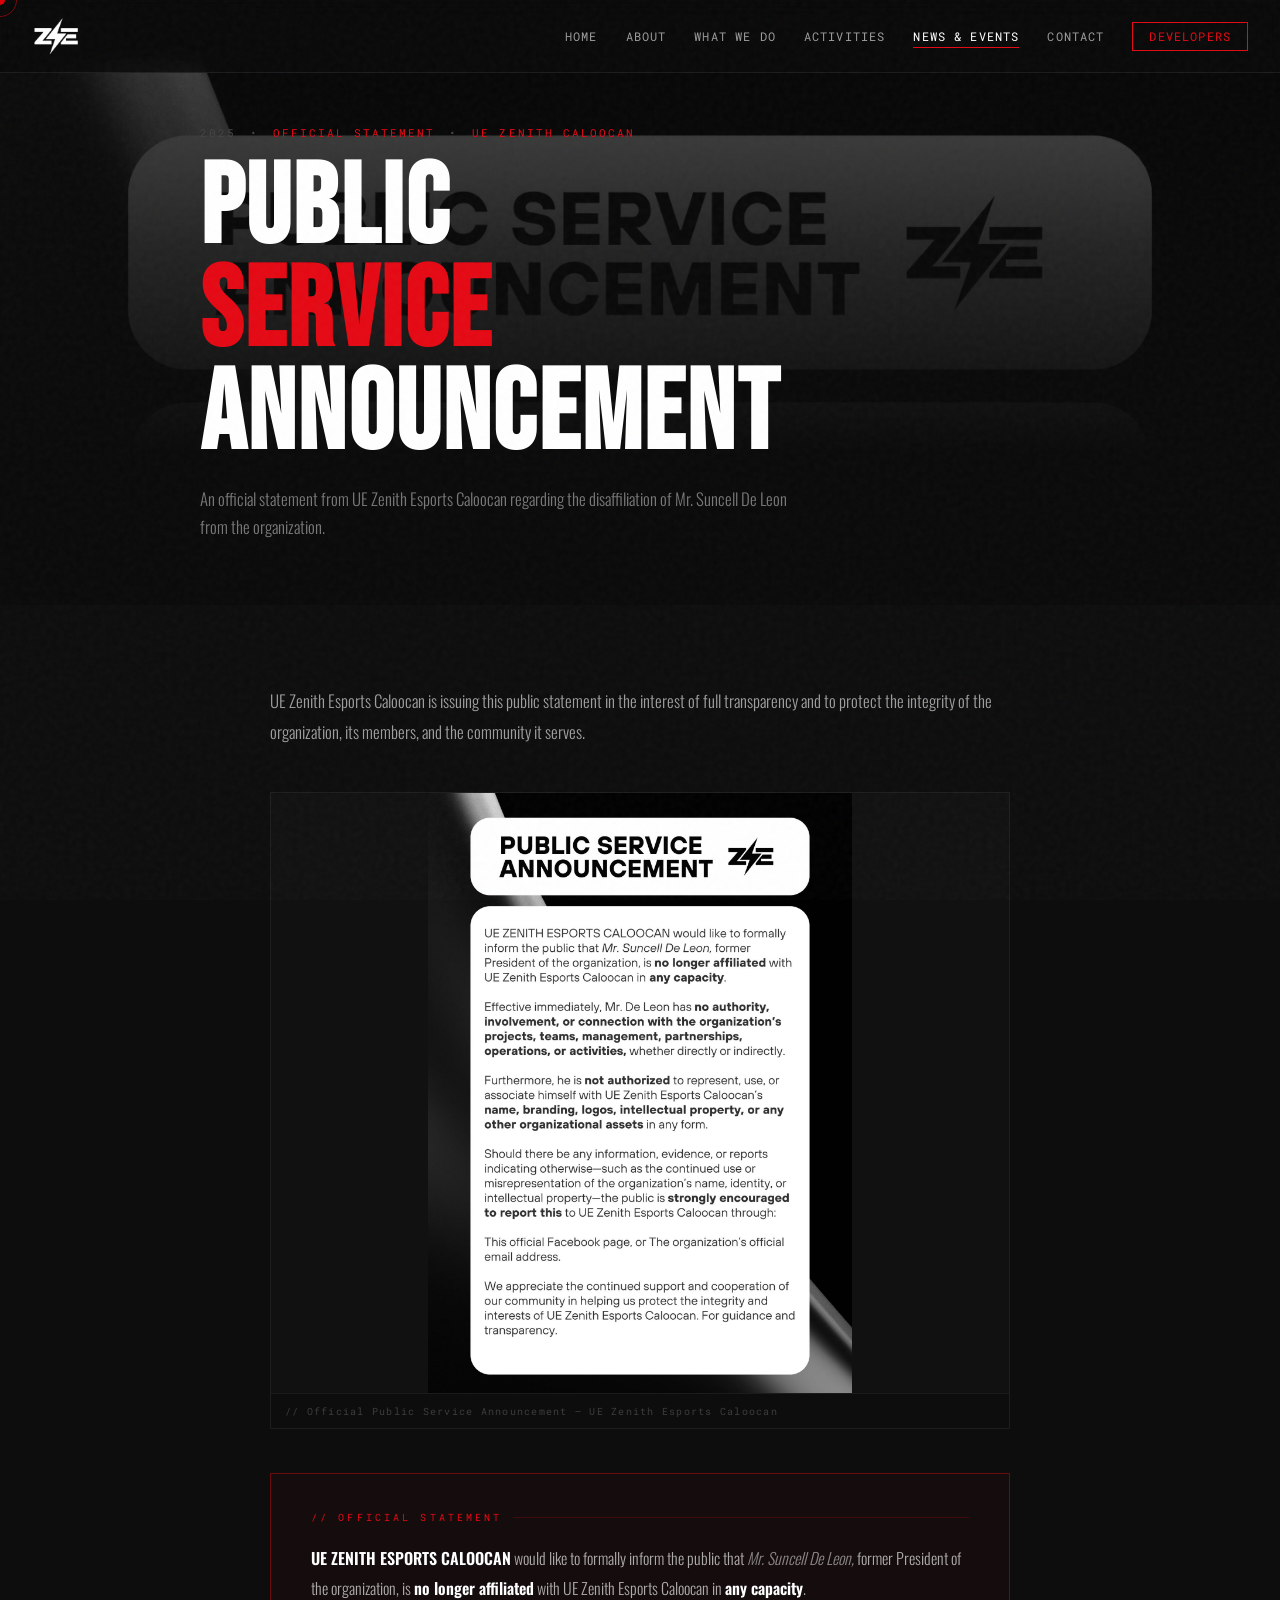
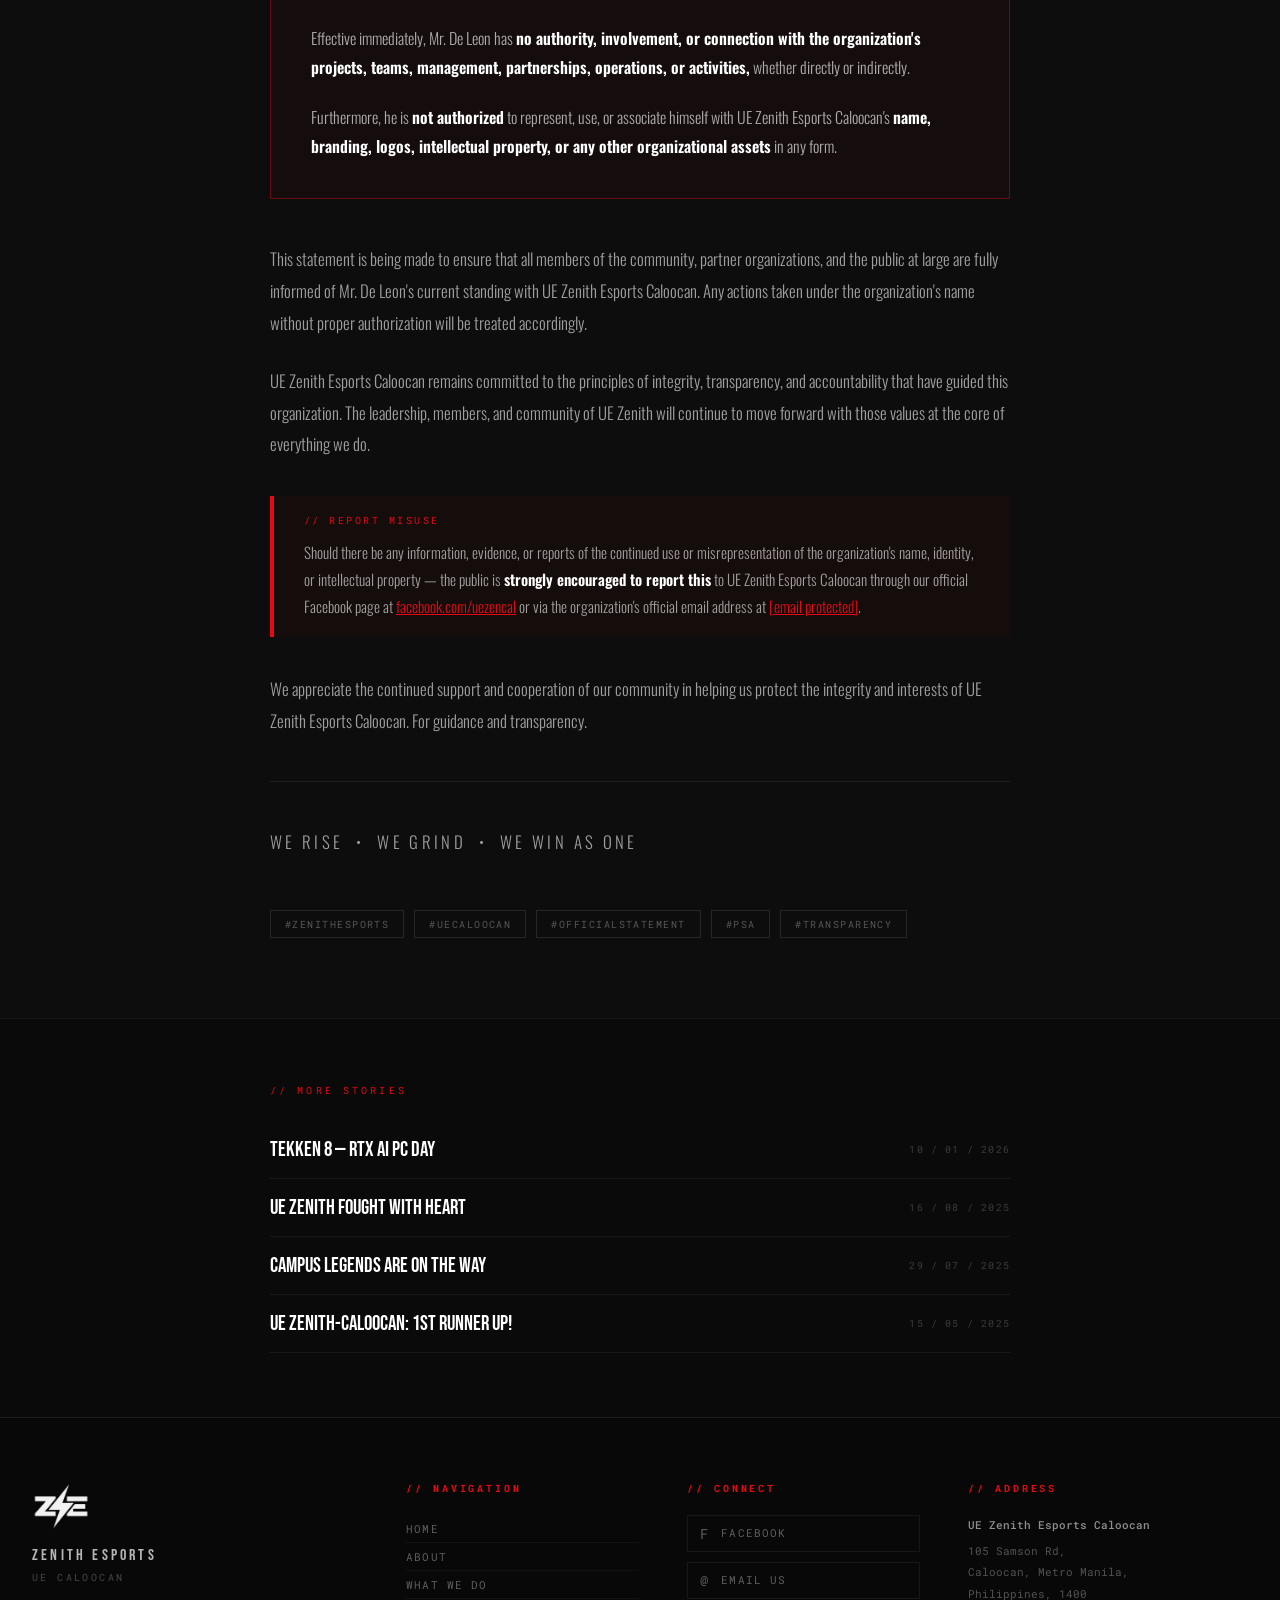
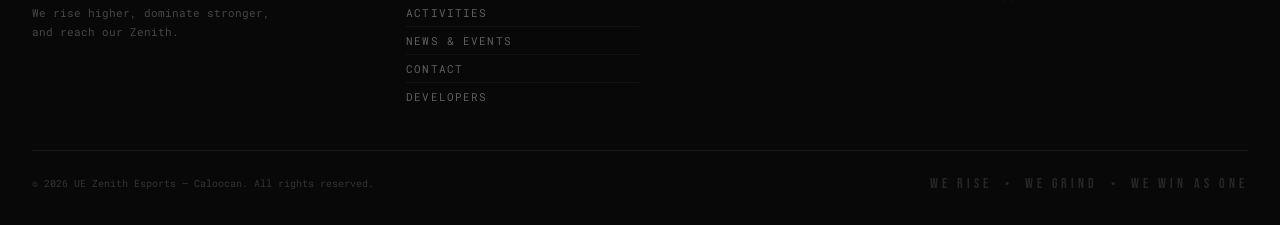
<file: article-psa.html>
<!DOCTYPE html>
<html lang="en">
<head>
    <meta charset="UTF-8">
    <meta name="viewport" content="width=device-width, initial-scale=1.0">
    <title>Public Service Announcement | UE Zenith Esports</title>
    <link href="https://fonts.googleapis.com/css2?family=Bebas+Neue&family=Oswald:wght@300;400;600&family=Roboto+Mono:wght@300;400;500&display=swap" rel="stylesheet">
    <link rel="stylesheet" href="styles.css">
    <style>
        .article-hero { position:relative;min-height:52vh;display:flex;align-items:flex-end;overflow:hidden; }
        .article-hero-img { position:absolute;inset:0;width:100%;height:100%;object-fit:cover;object-position:center top;opacity:0.25;filter:saturate(0.3); }
        .article-hero-overlay { position:absolute;inset:0;background:linear-gradient(to top,#0a0a0a 28%,rgba(10,10,10,0.6) 65%,transparent 100%); }
        .article-hero-content { position:relative;z-index:2;padding:64px 40px;max-width:960px;margin:0 auto;width:100%; }
        .article-meta { display:flex;align-items:center;gap:14px;font-family:"Roboto Mono",monospace;font-size:0.7rem;letter-spacing:0.18em;color:var(--red);text-transform:uppercase;margin-bottom:18px; }
        .article-meta span { color:#444; }
        .article-title { font-family:"Bebas Neue",sans-serif;font-size:clamp(3rem,9vw,7rem);line-height:0.92;letter-spacing:0.02em;color:#fff;margin-bottom:18px; }
        .article-title .accent { color:var(--red); }
        .article-subtitle { font-family:"Oswald",sans-serif;font-weight:300;font-size:1.05rem;color:rgba(255,255,255,0.45);max-width:600px;line-height:1.65; }
        .back-bar { background:#070707;padding:18px 40px;border-bottom:1px solid rgba(255,255,255,0.06); }
        .back-link { font-family:"Roboto Mono",monospace;font-size:0.7rem;letter-spacing:0.18em;color:#555;text-decoration:none;text-transform:uppercase;transition:color 0.2s; }
        .back-link:hover { color:var(--red); }
        .article-body { background:#0d0d0d;padding:80px 40px; }
        .article-body-inner { max-width:740px;margin:0 auto; }
        .article-body p { font-family:"Oswald",sans-serif;font-weight:300;font-size:1.05rem;line-height:1.9;color:rgba(255,255,255,0.6);margin-bottom:26px; }
        .article-body p strong { color:#fff;font-weight:600; }

        /* PSA official box */
        .psa-box {
            border:1px solid rgba(229,9,20,0.4);
            background:rgba(229,9,20,0.03);
            padding:36px 40px;
            margin:44px 0;
        }
        .psa-box-label {
            font-family:"Roboto Mono",monospace;font-size:0.65rem;
            letter-spacing:0.3em;color:var(--red);text-transform:uppercase;
            margin-bottom:20px;display:flex;align-items:center;gap:10px;
        }
        .psa-box-label::after { content:'';flex:1;height:1px;background:rgba(229,9,20,0.2); }
        .psa-box p {
            font-family:"Oswald",sans-serif;font-weight:300;font-size:1rem;
            line-height:1.85;color:rgba(255,255,255,0.65);margin-bottom:20px;
        }
        .psa-box p:last-child { margin-bottom:0; }
        .psa-box p strong { color:#fff;font-weight:600; }
        .psa-box p em { color:rgba(255,255,255,0.5);font-style:italic; }

        /* Report block */
        .report-block {
            border-left:4px solid var(--red);
            padding:18px 30px;margin:36px 0;
            background:rgba(229,9,20,0.04);
        }
        .report-block-label { font-family:"Roboto Mono",monospace;font-size:0.62rem;letter-spacing:0.25em;color:var(--red);text-transform:uppercase;margin-bottom:12px; }
        .report-block p { font-family:"Oswald",sans-serif;font-weight:300;font-size:0.95rem;line-height:1.75;color:rgba(255,255,255,0.6);margin:0; }
        .report-block a { color:var(--red);text-decoration:underline; }

        .article-img-block { margin:44px 0;border:1px solid rgba(255,255,255,0.07);overflow:hidden; }
        .article-img-block img { width:100%;max-height:600px;object-fit:contain;object-position:center;display:block;background:#111; }
        .article-img-cap { padding:10px 14px;font-family:"Roboto Mono",monospace;font-size:0.65rem;color:rgba(255,255,255,0.2);letter-spacing:0.12em;border-top:1px solid rgba(255,255,255,0.06); }

        .article-divider { border:none;border-top:1px solid rgba(255,255,255,0.08);margin:44px 0; }
        .article-tags { display:flex;flex-wrap:wrap;gap:10px;margin-top:52px; }
        .article-tag { font-family:"Roboto Mono",monospace;font-size:0.65rem;letter-spacing:0.14em;padding:6px 14px;border:1px solid rgba(255,255,255,0.1);color:rgba(255,255,255,0.3);text-decoration:none;text-transform:uppercase;transition:all 0.2s; }
        .article-tag:hover { border-color:var(--red);color:var(--red); }
        .article-footer-note { font-family:"Roboto Mono",monospace;font-size:0.65rem;letter-spacing:0.2em;color:rgba(255,255,255,0.15); }

        .related-section { background:#0a0a0a;padding:64px 40px;border-top:1px solid rgba(255,255,255,0.06); }
        .related-section-inner { max-width:740px;margin:0 auto; }
        .related-heading { font-family:"Roboto Mono",monospace;font-size:0.65rem;letter-spacing:0.3em;color:var(--red);text-transform:uppercase;margin-bottom:24px; }
        .related-links { display:flex;flex-direction:column;gap:0; }
        .related-link { display:flex;justify-content:space-between;align-items:center;padding:16px 0;border-bottom:1px solid rgba(255,255,255,0.06);text-decoration:none;transition:padding-left 0.2s; }
        .related-link:hover { padding-left:8px; }
        .related-link-title { font-family:"Bebas Neue",sans-serif;font-size:1.3rem;color:#fff;transition:color 0.2s; }
        .related-link:hover .related-link-title { color:var(--red); }
        .related-link-date { font-family:"Roboto Mono",monospace;font-size:0.62rem;color:rgba(255,255,255,0.2);letter-spacing:0.12em; }
        @media(max-width:768px) {
            .article-hero-content{padding:48px 20px;}
            .back-bar{padding:16px 20px;}
            .article-body{padding:52px 20px;}
            .psa-box{padding:24px 20px;}
            .related-section{padding:48px 20px;}
        }
    </style>
</head>
<body>
<div id="cursor"></div><div id="cursor-ring"></div>
<div id="scroll-progress"></div><div class="noise-overlay"></div>

<nav class="navbar" id="navbar">
    <div class="navbar-inner">
        <a href="main.html" class="nav-logo"><img src="zenith_logo.png" alt="UE Zenith Esports" class="nav-logo-img"></a>
        <div class="nav-links">
            <a href="main.html" class="nav-link">Home</a><a href="about.html" class="nav-link">About</a>
            <a href="whatwedo.html" class="nav-link">What We Do</a><a href="activities.html" class="nav-link">Activities</a>
            <a href="news.html" class="nav-link active">News &amp; Events</a>
            <a href="contact.html" class="nav-link">Contact</a><a href="developers.html" class="nav-link-cta">Developers</a>
        </div>
        <button class="nav-burger" id="burger">☰</button>
    </div>
    <div class="nav-mobile" id="mobile-menu">
        <a href="main.html">Home</a><a href="about.html">About</a><a href="whatwedo.html">What We Do</a>
        <a href="activities.html">Activities</a><a href="news.html">News &amp; Events</a>
        <a href="contact.html">Contact</a><a href="developers.html">Developers</a>
    </div>
</nav>

<div class="back-bar"><a href="news.html" class="back-link">← Back to News &amp; Events</a></div>

<section class="article-hero">
    <img src="news.jpg" alt="Public Service Announcement" class="article-hero-img"
         onerror="this.src='https://images.unsplash.com/photo-1542751371-adc38448a05e?auto=format&fit=crop&w=1600&q=80'">
    <div class="article-hero-overlay"></div>
    <div class="article-hero-content">
        <div class="article-meta">
            <span>2025</span><span>•</span>Official Statement<span>•</span>UE Zenith Caloocan
        </div>
        <h1 class="article-title">PUBLIC<br><span class="accent">SERVICE</span><br>ANNOUNCEMENT</h1>
        <p class="article-subtitle">An official statement from UE Zenith Esports Caloocan regarding the disaffiliation of Mr. Suncell De Leon from the organization.</p>
    </div>
</section>

<div class="article-body">
    <div class="article-body-inner">

        <p>UE Zenith Esports Caloocan is issuing this public statement in the interest of full transparency and to protect the integrity of the organization, its members, and the community it serves.</p>

        <div class="article-img-block">
            <img src="news.jpg" alt="Public Service Announcement - UE Zenith Esports"
                 onerror="this.src='https://images.unsplash.com/photo-1542751371-adc38448a05e?auto=format&fit=crop&w=1200&q=80'">
            <div class="article-img-cap">// Official Public Service Announcement — UE Zenith Esports Caloocan</div>
        </div>

        <div class="psa-box">
            <div class="psa-box-label">// Official Statement</div>
            <p><strong>UE ZENITH ESPORTS CALOOCAN</strong> would like to formally inform the public that <em>Mr. Suncell De Leon,</em> former President of the organization, is <strong>no longer affiliated</strong> with UE Zenith Esports Caloocan in <strong>any capacity</strong>.</p>
            <p>Effective immediately, Mr. De Leon has <strong>no authority, involvement, or connection with the organization's projects, teams, management, partnerships, operations, or activities,</strong> whether directly or indirectly.</p>
            <p>Furthermore, he is <strong>not authorized</strong> to represent, use, or associate himself with UE Zenith Esports Caloocan's <strong>name, branding, logos, intellectual property, or any other organizational assets</strong> in any form.</p>
        </div>

        <p>This statement is being made to ensure that all members of the community, partner organizations, and the public at large are fully informed of Mr. De Leon's current standing with UE Zenith Esports Caloocan. Any actions taken under the organization's name without proper authorization will be treated accordingly.</p>

        <p>UE Zenith Esports Caloocan remains committed to the principles of integrity, transparency, and accountability that have guided this organization. The leadership, members, and community of UE Zenith will continue to move forward with those values at the core of everything we do.</p>

        <div class="report-block">
            <div class="report-block-label">// Report Misuse</div>
            <p>Should there be any information, evidence, or reports of the continued use or misrepresentation of the organization's name, identity, or intellectual property — the public is <strong>strongly encouraged to report this</strong> to UE Zenith Esports Caloocan through our official Facebook page at <a href="https://www.facebook.com/uezencal" target="_blank">facebook.com/uezencal</a> or via the organization's official email address at <a href="/cdn-cgi/l/email-protection#4a102f24233e22092b262525292b24787a787f0a2d272b232664292527"><span class="__cf_email__" data-cfemail="cd97a8a3a4b9a58eaca1a2a2aeaca3fffdfff88daaa0aca4a1e3aea2a0">[email&#160;protected]</span></a>.</p>
        </div>

        <p>We appreciate the continued support and cooperation of our community in helping us protect the integrity and interests of UE Zenith Esports Caloocan. For guidance and transparency.</p>

        <hr class="article-divider">
        <p class="article-footer-note">WE RISE &nbsp;•&nbsp; WE GRIND &nbsp;•&nbsp; WE WIN AS ONE</p>
        <div class="article-tags">
            <a class="article-tag">#ZenithEsports</a>
            <a class="article-tag">#UECaloocan</a>
            <a class="article-tag">#OfficialStatement</a>
            <a class="article-tag">#PSA</a>
            <a class="article-tag">#Transparency</a>
        </div>
    </div>
</div>

<section class="related-section">
    <div class="related-section-inner">
        <p class="related-heading">// More Stories</p>
        <div class="related-links">
            <a href="article-tekken8.html" class="related-link">
                <span class="related-link-title">TEKKEN 8 — RTX AI PC DAY</span>
                <span class="related-link-date">10 / 01 / 2026</span>
            </a>
            <a href="article-fought-with-heart.html" class="related-link">
                <span class="related-link-title">UE ZENITH FOUGHT WITH HEART</span>
                <span class="related-link-date">16 / 08 / 2025</span>
            </a>
            <a href="article-campus-legends.html" class="related-link">
                <span class="related-link-title">CAMPUS LEGENDS ARE ON THE WAY</span>
                <span class="related-link-date">29 / 07 / 2025</span>
            </a>
            <a href="article-runner-up.html" class="related-link">
                <span class="related-link-title">UE ZENITH-CALOOCAN: 1ST RUNNER UP!</span>
                <span class="related-link-date">15 / 05 / 2025</span>
            </a>
        </div>
    </div>
</section>
<footer class="footer">
    <div class="footer-inner">
        <div class="footer-brand">
            <img src="zenith_logo.png" alt="UE Zenith Esports" class="footer-logo-img">
            <div class="footer-brand-name">ZENITH ESPORTS</div>
            <div class="footer-brand-sub">UE CALOOCAN</div>
            <p class="footer-brand-desc">We rise higher, dominate stronger, and reach our Zenith.</p>
        </div>
        <div class="footer-nav-col">
            <h4>// Navigation</h4>
            <a href="main.html">Home</a>
            <a href="about.html">About</a>
            <a href="whatwedo.html">What We Do</a>
            <a href="activities.html">Activities</a>
            <a href="news.html">News &amp; Events</a>
            <a href="contact.html">Contact</a>
            <a href="developers.html">Developers</a>
        </div>
        <div class="footer-social-col">
            <h4>// Connect</h4>
            <div class="footer-socials">
                <a href="https://www.facebook.com/uezencal" target="_blank" class="footer-social">
                    <span class="footer-social-icon">f</span> Facebook
                </a>
                <a href="mailto:ZenithCaloocan2025@gmail.com" class="footer-social">
                    <span class="footer-social-icon">@</span> Email Us
                </a>
            </div>
        </div>
        <div class="footer-address-col">
            <h4>// Address</h4>
            <div class="footer-address">
                <strong>UE Zenith Esports Caloocan</strong>
                105 Samson Rd,<br>
                Caloocan, Metro Manila,<br>
                Philippines, 1400
            </div>
        </div>
    </div>
    <div class="footer-bottom">
        <div class="footer-copy">
            <p>© 2026 UE Zenith Esports — Caloocan. All rights reserved.</p>
        </div>
        <div class="footer-tagline">WE RISE &nbsp;•&nbsp; WE GRIND &nbsp;•&nbsp; WE WIN AS ONE</div>
    </div>
</footer>

<script src="scripts.js"></script>
</body>
</html>
</file>
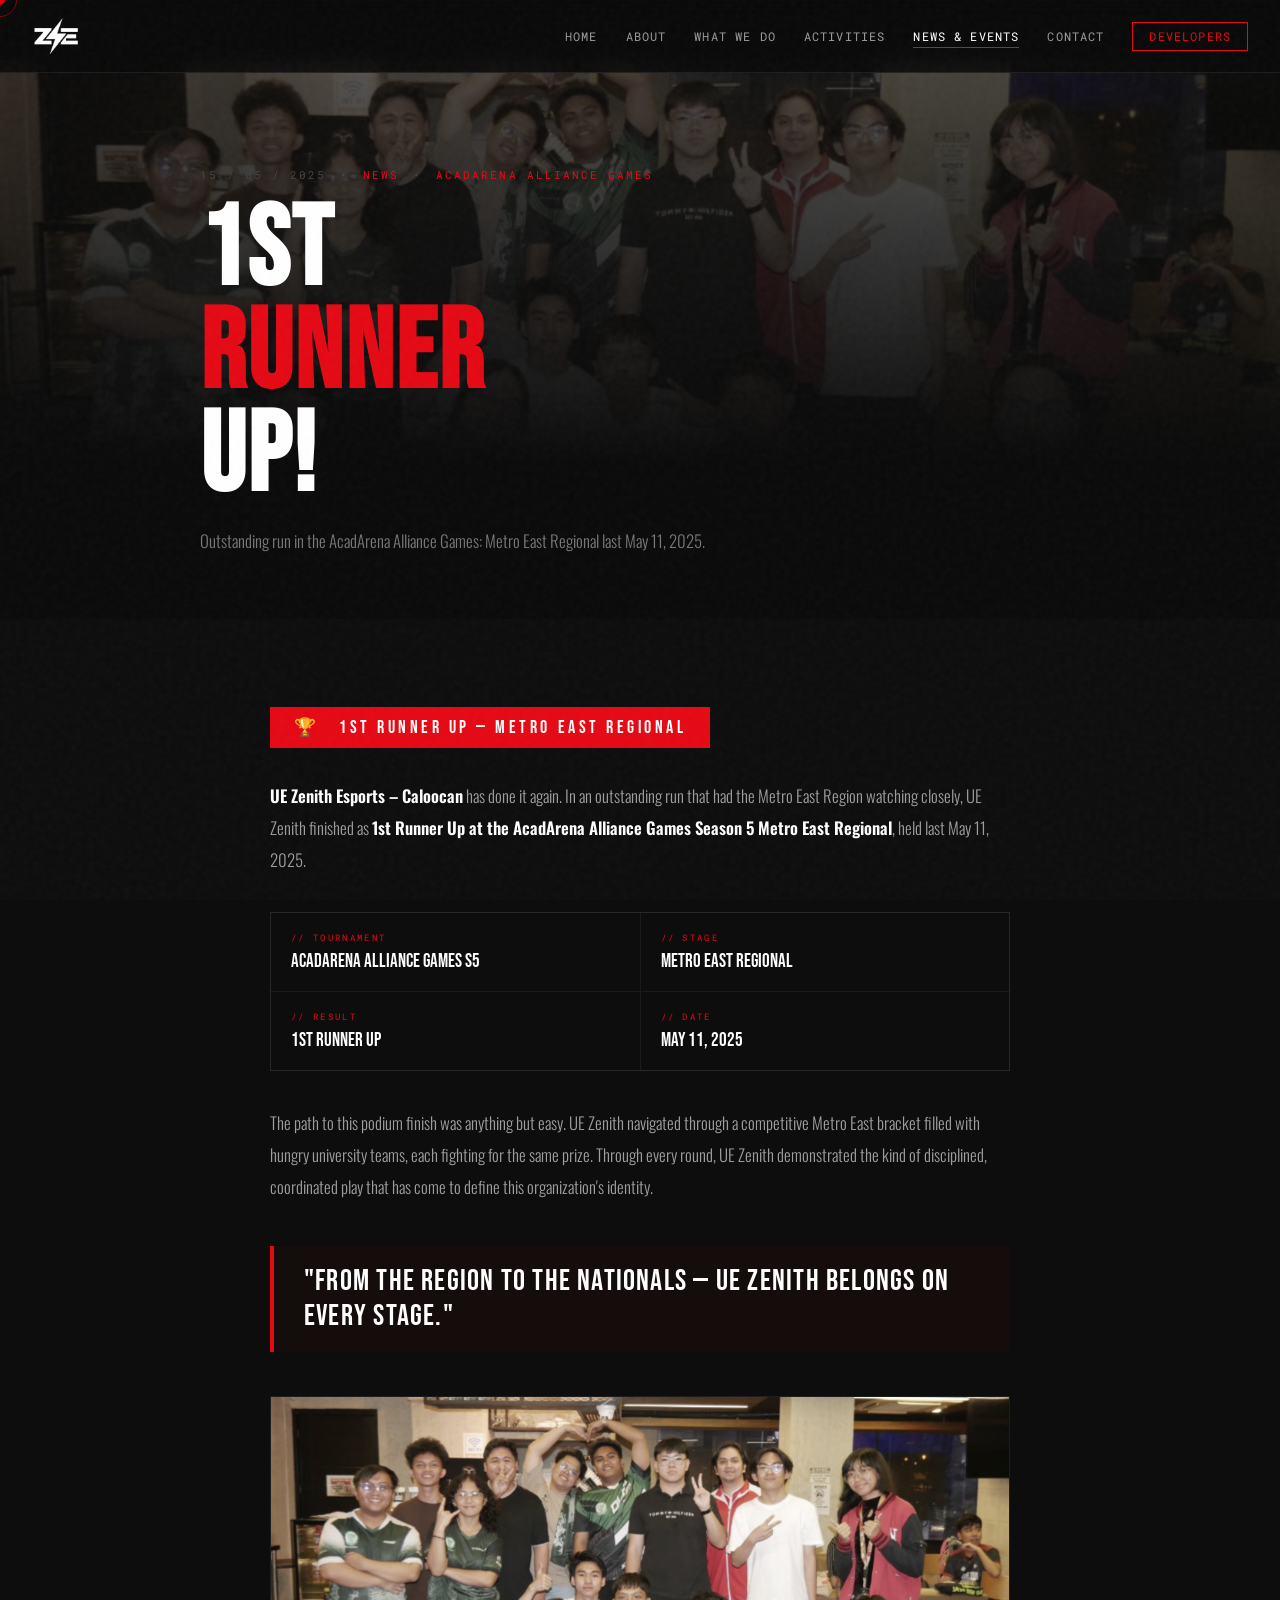
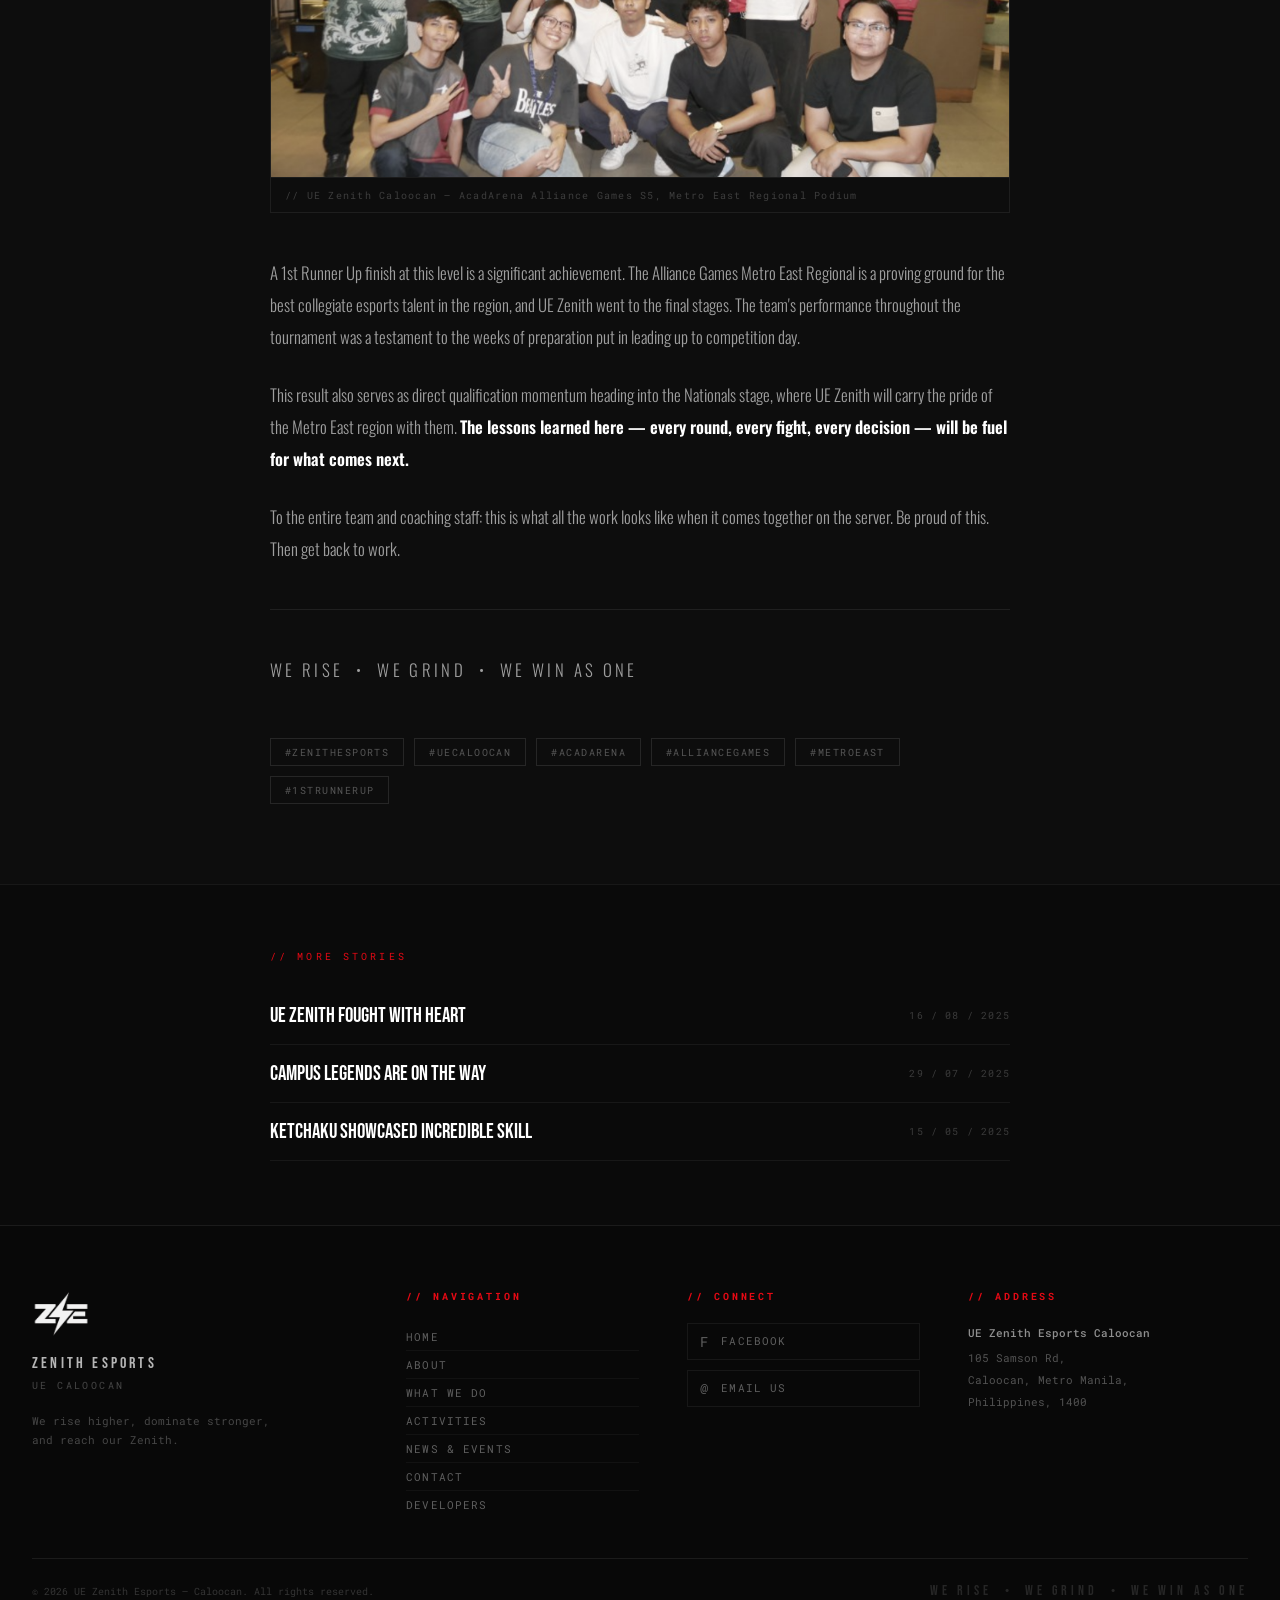
<file: article-runner-up.html>
<!DOCTYPE html>
<html lang="en">
<head>
    <meta charset="UTF-8">
    <meta name="viewport" content="width=device-width, initial-scale=1.0">
    <title>UE Zenith-Caloocan: 1st Runner Up! | UE Zenith Esports</title>
    <link href="https://fonts.googleapis.com/css2?family=Bebas+Neue&family=Oswald:wght@300;400;600&family=Roboto+Mono:wght@300;400;500&display=swap" rel="stylesheet">
    <link rel="stylesheet" href="styles.css">
    <style>
        .article-hero { position:relative;min-height:62vh;display:flex;align-items:flex-end;overflow:hidden; }
        .article-hero-img { position:absolute;inset:0;width:100%;height:100%;object-fit:cover;opacity:0.32;filter:saturate(0.5); }
        .article-hero-overlay { position:absolute;inset:0;background:linear-gradient(to top,#0a0a0a 28%,rgba(10,10,10,0.5) 65%,transparent 100%); }
        .article-hero-content { position:relative;z-index:2;padding:64px 40px;max-width:960px;margin:0 auto;width:100%; }
        .article-meta { display:flex;align-items:center;gap:14px;font-family:"Roboto Mono",monospace;font-size:0.7rem;letter-spacing:0.18em;color:var(--red);text-transform:uppercase;margin-bottom:18px; }
        .article-meta span { color:#444; }
        .article-title { font-family:"Bebas Neue",sans-serif;font-size:clamp(3rem,9vw,7rem);line-height:0.92;letter-spacing:0.02em;color:#fff;margin-bottom:18px; }
        .article-title .accent { color:var(--red); }
        .article-subtitle { font-family:"Oswald",sans-serif;font-weight:300;font-size:1.05rem;color:rgba(255,255,255,0.45);max-width:560px;line-height:1.65; }
        .back-bar { background:#070707;padding:18px 40px;border-bottom:1px solid rgba(255,255,255,0.06); }
        .back-link { font-family:"Roboto Mono",monospace;font-size:0.7rem;letter-spacing:0.18em;color:#555;text-decoration:none;text-transform:uppercase;transition:color 0.2s; }
        .back-link:hover { color:var(--red); }
        .article-body { background:#0d0d0d;padding:80px 40px; }
        .article-body-inner { max-width:740px;margin:0 auto; }
        .article-body p { font-family:"Oswald",sans-serif;font-weight:300;font-size:1.05rem;line-height:1.9;color:rgba(255,255,255,0.6);margin-bottom:26px; }
        .article-body p strong { color:#fff;font-weight:600; }
        .pull-quote { border-left:4px solid var(--red);padding:18px 30px;margin:44px 0;background:rgba(229,9,20,0.04); }
        .pull-quote p { font-family:"Bebas Neue",sans-serif!important;font-size:1.9rem!important;letter-spacing:0.04em;color:#fff!important;line-height:1.15!important;margin:0!important; }
        .article-img-block { margin:44px 0;border:1px solid rgba(255,255,255,0.07);overflow:hidden; }
        .article-img-block img { width:100%;height:380px;object-fit:cover;display:block;filter:grayscale(0.4);transition:filter 0.4s; }
        .article-img-block:hover img { filter:grayscale(0); }
        .article-img-cap { padding:10px 14px;font-family:"Roboto Mono",monospace;font-size:0.65rem;color:rgba(255,255,255,0.2);letter-spacing:0.12em;border-top:1px solid rgba(255,255,255,0.06); }
        .result-badge { display:inline-block;font-family:"Bebas Neue",sans-serif;font-size:1.1rem;letter-spacing:0.2em;padding:10px 24px;background:var(--red);color:#fff;margin:8px 0 32px; }
        .tournament-info { display:grid;grid-template-columns:1fr 1fr;gap:1px;background:rgba(255,255,255,0.06);border:1px solid rgba(255,255,255,0.06);margin:36px 0; }
        .tournament-info-cell { background:#0d0d0d;padding:18px 20px; }
        .tournament-info-label { font-family:"Roboto Mono",monospace;font-size:0.58rem;letter-spacing:0.25em;color:var(--red);text-transform:uppercase;margin-bottom:6px; }
        .tournament-info-value { font-family:"Bebas Neue",sans-serif;font-size:1.2rem;color:#fff; }
        .article-divider { border:none;border-top:1px solid rgba(255,255,255,0.08);margin:44px 0; }
        .article-tags { display:flex;flex-wrap:wrap;gap:10px;margin-top:52px; }
        .article-tag { font-family:"Roboto Mono",monospace;font-size:0.65rem;letter-spacing:0.14em;padding:6px 14px;border:1px solid rgba(255,255,255,0.1);color:rgba(255,255,255,0.3);text-decoration:none;text-transform:uppercase;transition:all 0.2s; }
        .article-tag:hover { border-color:var(--red);color:var(--red); }
        .article-footer-note { font-family:"Roboto Mono",monospace;font-size:0.65rem;letter-spacing:0.2em;color:rgba(255,255,255,0.15); }
        .related-section { background:#0a0a0a;padding:64px 40px;border-top:1px solid rgba(255,255,255,0.06); }
        .related-section-inner { max-width:740px;margin:0 auto; }
        .related-heading { font-family:"Roboto Mono",monospace;font-size:0.65rem;letter-spacing:0.3em;color:var(--red);text-transform:uppercase;margin-bottom:24px; }
        .related-links { display:flex;flex-direction:column;gap:0; }
        .related-link { display:flex;justify-content:space-between;align-items:center;padding:16px 0;border-bottom:1px solid rgba(255,255,255,0.06);text-decoration:none;transition:padding-left 0.2s; }
        .related-link:hover { padding-left:8px; }
        .related-link-title { font-family:"Bebas Neue",sans-serif;font-size:1.3rem;color:#fff;transition:color 0.2s; }
        .related-link:hover .related-link-title { color:var(--red); }
        .related-link-date { font-family:"Roboto Mono",monospace;font-size:0.62rem;color:rgba(255,255,255,0.2);letter-spacing:0.12em; }
        @media(max-width:768px){ .article-hero-content{padding:48px 20px;} .back-bar{padding:16px 20px;} .article-body{padding:52px 20px;} .related-section{padding:48px 20px;} .tournament-info{grid-template-columns:1fr;} }
    </style>
</head>
<body>
<div id="cursor"></div><div id="cursor-ring"></div>
<div id="scroll-progress"></div><div class="noise-overlay"></div>

<nav class="navbar" id="navbar">
    <div class="navbar-inner">
        <a href="main.html" class="nav-logo"><img src="zenith_logo.png" alt="UE Zenith Esports" class="nav-logo-img"></a>
        <div class="nav-links">
            <a href="main.html" class="nav-link">Home</a><a href="about.html" class="nav-link">About</a>
            <a href="whatwedo.html" class="nav-link">What We Do</a><a href="activities.html" class="nav-link">Activities</a>
            <a href="news.html" class="nav-link active">News &amp; Events</a>
            <a href="contact.html" class="nav-link">Contact</a><a href="developers.html" class="nav-link-cta">Developers</a>
        </div>
        <button class="nav-burger" id="burger">☰</button>
    </div>
    <div class="nav-mobile" id="mobile-menu">
        <a href="main.html">Home</a><a href="about.html">About</a><a href="whatwedo.html">What We Do</a>
        <a href="activities.html">Activities</a><a href="news.html">News &amp; Events</a>
        <a href="contact.html">Contact</a><a href="developers.html">Developers</a>
    </div>
</nav>

<div class="back-bar"><a href="news.html" class="back-link">← Back to News &amp; Events</a></div>

<section class="article-hero">
    <img src="zen2.png" alt="UE Zenith-Caloocan 1st Runner Up" class="article-hero-img"
         onerror="this.src='https://images.unsplash.com/photo-1560253023-3ec5d502959f?auto=format&fit=crop&w=1600&q=80'">
    <div class="article-hero-overlay"></div>
    <div class="article-hero-content">
        <div class="article-meta">
            <span>15 / 05 / 2025</span><span>•</span>News<span>•</span>AcadArena Alliance Games
        </div>
        <h1 class="article-title">1ST<br><span class="accent">RUNNER</span><br>UP!</h1>
        <p class="article-subtitle">Outstanding run in the AcadArena Alliance Games: Metro East Regional last May 11, 2025.</p>
    </div>
</section>

<div class="article-body">
    <div class="article-body-inner">

        <div class="result-badge">🏆 &nbsp; 1st Runner Up — Metro East Regional</div>

        <p><strong>UE Zenith Esports – Caloocan</strong> has done it again. In an outstanding run that had the Metro East Region watching closely, UE Zenith finished as <strong>1st Runner Up at the AcadArena Alliance Games Season 5 Metro East Regional</strong>, held last May 11, 2025.</p>

        <div class="tournament-info">
            <div class="tournament-info-cell">
                <div class="tournament-info-label">// Tournament</div>
                <div class="tournament-info-value">AcadArena Alliance Games S5</div>
            </div>
            <div class="tournament-info-cell">
                <div class="tournament-info-label">// Stage</div>
                <div class="tournament-info-value">Metro East Regional</div>
            </div>
            <div class="tournament-info-cell">
                <div class="tournament-info-label">// Result</div>
                <div class="tournament-info-value">1st Runner Up</div>
            </div>
            <div class="tournament-info-cell">
                <div class="tournament-info-label">// Date</div>
                <div class="tournament-info-value">May 11, 2025</div>
            </div>
        </div>

        <p>The path to this podium finish was anything but easy. UE Zenith navigated through a competitive Metro East bracket filled with hungry university teams, each fighting for the same prize. Through every round, UE Zenith demonstrated the kind of disciplined, coordinated play that has come to define this organization's identity.</p>

        <div class="pull-quote"><p>"From the region to the nationals — UE Zenith belongs on every stage."</p></div>

        <div class="article-img-block">
            <img src="zen2.png" alt="UE Zenith 1st Runner Up"
                 onerror="this.src='https://images.unsplash.com/photo-1560253023-3ec5d502959f?auto=format&fit=crop&w=1200&q=80'">
            <div class="article-img-cap">// UE Zenith Caloocan — AcadArena Alliance Games S5, Metro East Regional Podium</div>
        </div>

        <p>A 1st Runner Up finish at this level is a significant achievement. The Alliance Games Metro East Regional is a proving ground for the best collegiate esports talent in the region, and UE Zenith went to the final stages. The team's performance throughout the tournament was a testament to the weeks of preparation put in leading up to competition day.</p>

        <p>This result also serves as direct qualification momentum heading into the Nationals stage, where UE Zenith will carry the pride of the Metro East region with them. <strong>The lessons learned here — every round, every fight, every decision — will be fuel for what comes next.</strong></p>

        <p>To the entire team and coaching staff: this is what all the work looks like when it comes together on the server. Be proud of this. Then get back to work.</p>

        <hr class="article-divider">
        <p class="article-footer-note">WE RISE &nbsp;•&nbsp; WE GRIND &nbsp;•&nbsp; WE WIN AS ONE</p>
        <div class="article-tags">
            <a class="article-tag">#ZenithEsports</a>
            <a class="article-tag">#UECaloocan</a>
            <a class="article-tag">#AcadArena</a>
            <a class="article-tag">#AllianceGames</a>
            <a class="article-tag">#MetroEast</a>
            <a class="article-tag">#1stRunnerUp</a>
        </div>
    </div>
</div>

<section class="related-section">
    <div class="related-section-inner">
        <p class="related-heading">// More Stories</p>
        <div class="related-links">
            <a href="article-fought-with-heart.html" class="related-link">
                <span class="related-link-title">UE ZENITH FOUGHT WITH HEART</span>
                <span class="related-link-date">16 / 08 / 2025</span>
            </a>
            <a href="article-campus-legends.html" class="related-link">
                <span class="related-link-title">CAMPUS LEGENDS ARE ON THE WAY</span>
                <span class="related-link-date">29 / 07 / 2025</span>
            </a>
            <a href="article-ketchaku.html" class="related-link">
                <span class="related-link-title">KETCHAKU SHOWCASED INCREDIBLE SKILL</span>
                <span class="related-link-date">15 / 05 / 2025</span>
            </a>
        </div>
    </div>
</section>
<footer class="footer">
    <div class="footer-inner">
        <div class="footer-brand">
            <img src="zenith_logo.png" alt="UE Zenith Esports" class="footer-logo-img">
            <div class="footer-brand-name">ZENITH ESPORTS</div>
            <div class="footer-brand-sub">UE CALOOCAN</div>
            <p class="footer-brand-desc">We rise higher, dominate stronger, and reach our Zenith.</p>
        </div>
        <div class="footer-nav-col">
            <h4>// Navigation</h4>
            <a href="main.html">Home</a>
            <a href="about.html">About</a>
            <a href="whatwedo.html">What We Do</a>
            <a href="activities.html">Activities</a>
            <a href="news.html">News &amp; Events</a>
            <a href="contact.html">Contact</a>
            <a href="developers.html">Developers</a>
        </div>
        <div class="footer-social-col">
            <h4>// Connect</h4>
            <div class="footer-socials">
                <a href="https://www.facebook.com/uezencal" target="_blank" class="footer-social">
                    <span class="footer-social-icon">f</span> Facebook
                </a>
                <a href="mailto:ZenithCaloocan2025@gmail.com" class="footer-social">
                    <span class="footer-social-icon">@</span> Email Us
                </a>
            </div>
        </div>
        <div class="footer-address-col">
            <h4>// Address</h4>
            <div class="footer-address">
                <strong>UE Zenith Esports Caloocan</strong>
                105 Samson Rd,<br>
                Caloocan, Metro Manila,<br>
                Philippines, 1400
            </div>
        </div>
    </div>
    <div class="footer-bottom">
        <div class="footer-copy">
            <p>© 2026 UE Zenith Esports — Caloocan. All rights reserved.</p>
        </div>
        <div class="footer-tagline">WE RISE &nbsp;•&nbsp; WE GRIND &nbsp;•&nbsp; WE WIN AS ONE</div>
    </div>
</footer>

<script src="scripts.js"></script>
</body>
</html>
</file>
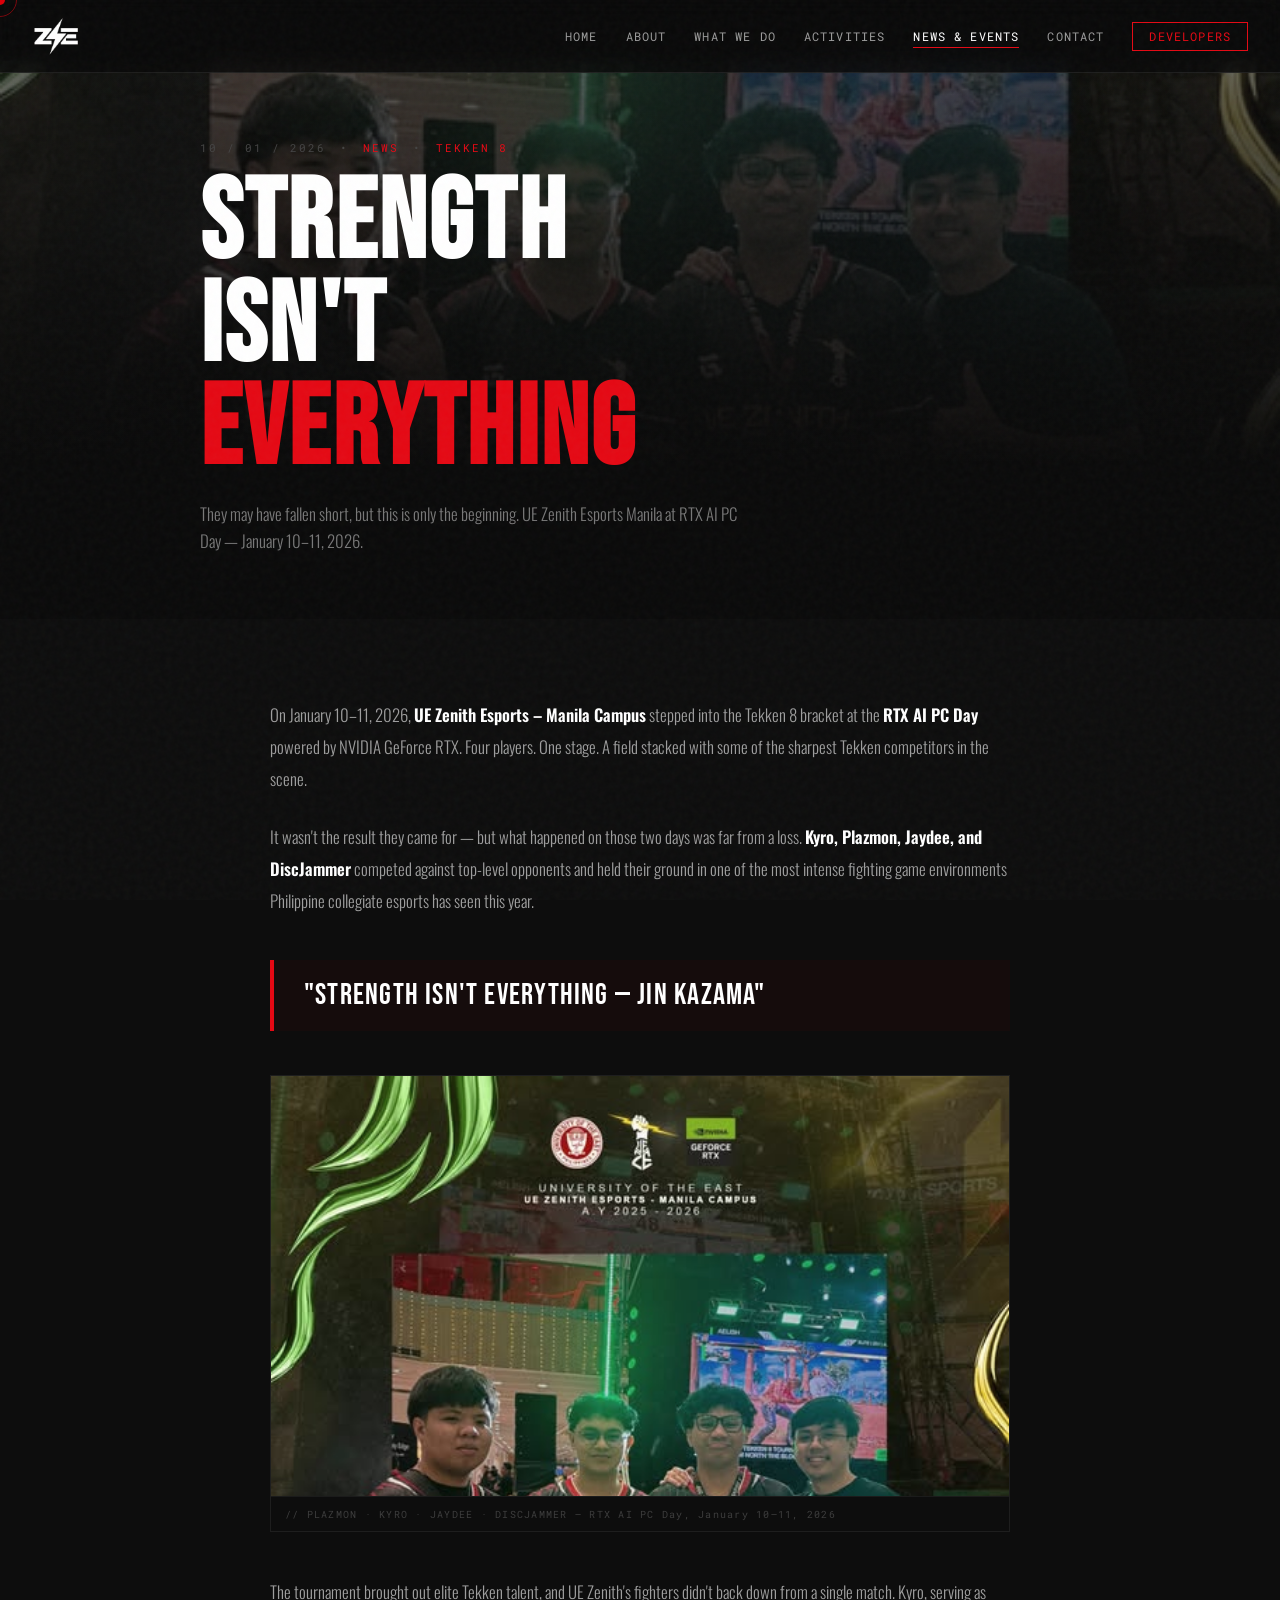
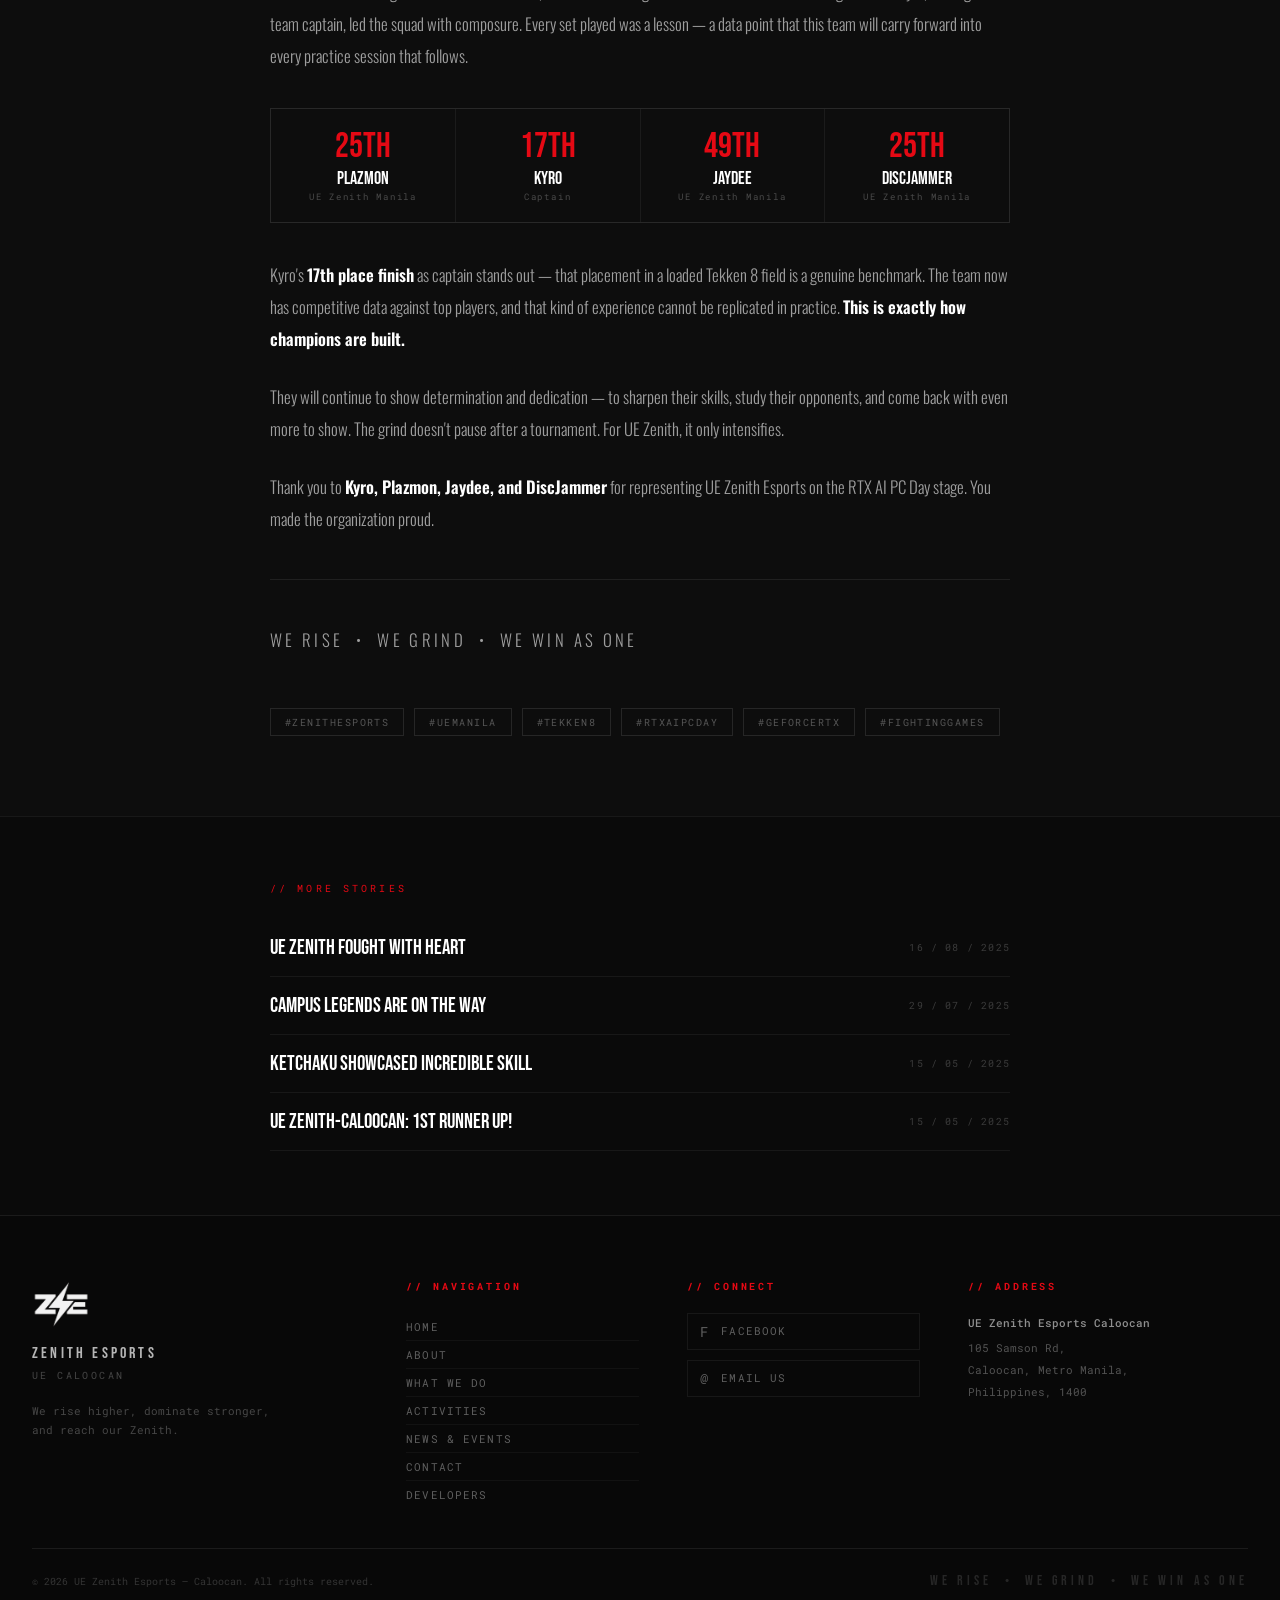
<file: article-tekken8.html>
<!DOCTYPE html>
<html lang="en">
<head>
    <meta charset="UTF-8">
    <meta name="viewport" content="width=device-width, initial-scale=1.0">
    <title>Tekken 8 RTX AI PC Day | UE Zenith Esports</title>
    <link href="https://fonts.googleapis.com/css2?family=Bebas+Neue&family=Oswald:wght@300;400;600&family=Roboto+Mono:wght@300;400;500&display=swap" rel="stylesheet">
    <link rel="stylesheet" href="styles.css">
    <style>
        .article-hero { position:relative;min-height:62vh;display:flex;align-items:flex-end;overflow:hidden; }
        .article-hero-img { position:absolute;inset:0;width:100%;height:100%;object-fit:cover;opacity:0.38;filter:saturate(0.5); }
        .article-hero-overlay { position:absolute;inset:0;background:linear-gradient(to top,#0a0a0a 28%,rgba(10,10,10,0.5) 65%,transparent 100%); }
        .article-hero-content { position:relative;z-index:2;padding:64px 40px;max-width:960px;margin:0 auto;width:100%; }
        .article-meta { display:flex;align-items:center;gap:14px;font-family:"Roboto Mono",monospace;font-size:0.7rem;letter-spacing:0.18em;color:var(--red);text-transform:uppercase;margin-bottom:18px; }
        .article-meta span { color:#444; }
        .article-title { font-family:"Bebas Neue",sans-serif;font-size:clamp(3rem,9vw,7rem);line-height:0.92;letter-spacing:0.02em;color:#fff;margin-bottom:18px; }
        .article-title .accent { color:var(--red); }
        .article-subtitle { font-family:"Oswald",sans-serif;font-weight:300;font-size:1.05rem;color:rgba(255,255,255,0.45);max-width:560px;line-height:1.65; }
        .back-bar { background:#070707;padding:18px 40px;border-bottom:1px solid rgba(255,255,255,0.06); }
        .back-link { font-family:"Roboto Mono",monospace;font-size:0.7rem;letter-spacing:0.18em;color:#555;text-decoration:none;text-transform:uppercase;transition:color 0.2s; }
        .back-link:hover { color:var(--red); }
        .article-body { background:#0d0d0d;padding:80px 40px; }
        .article-body-inner { max-width:740px;margin:0 auto; }
        .article-body p { font-family:"Oswald",sans-serif;font-weight:300;font-size:1.05rem;line-height:1.9;color:rgba(255,255,255,0.6);margin-bottom:26px; }
        .article-body p strong { color:#fff;font-weight:600; }
        .pull-quote { border-left:4px solid var(--red);padding:18px 30px;margin:44px 0;background:rgba(229,9,20,0.04); }
        .pull-quote p { font-family:"Bebas Neue",sans-serif!important;font-size:1.9rem!important;letter-spacing:0.04em;color:#fff!important;line-height:1.15!important;margin:0!important; }
        .article-img-block { margin:44px 0;border:1px solid rgba(255,255,255,0.07);overflow:hidden; }
        .article-img-block img { width:100%;height:420px;object-fit:cover;object-position:top;display:block;filter:grayscale(0.2);transition:filter 0.4s; }
        .article-img-block:hover img { filter:grayscale(0); }
        .article-img-cap { padding:10px 14px;font-family:"Roboto Mono",monospace;font-size:0.65rem;color:rgba(255,255,255,0.2);letter-spacing:0.12em;border-top:1px solid rgba(255,255,255,0.06); }
        .article-divider { border:none;border-top:1px solid rgba(255,255,255,0.08);margin:44px 0; }
        .article-tags { display:flex;flex-wrap:wrap;gap:10px;margin-top:52px; }
        .article-tag { font-family:"Roboto Mono",monospace;font-size:0.65rem;letter-spacing:0.14em;padding:6px 14px;border:1px solid rgba(255,255,255,0.1);color:rgba(255,255,255,0.3);text-decoration:none;text-transform:uppercase;transition:all 0.2s; }
        .article-tag:hover { border-color:var(--red);color:var(--red); }
        .article-footer-note { font-family:"Roboto Mono",monospace;font-size:0.65rem;letter-spacing:0.2em;color:rgba(255,255,255,0.15); }

        /* Player results grid */
        .player-grid { display:grid;grid-template-columns:repeat(4,1fr);gap:1px;background:rgba(255,255,255,0.06);border:1px solid rgba(255,255,255,0.06);margin:36px 0; }
        .player-cell { background:#0d0d0d;padding:20px 16px;text-align:center; }
        .player-cell-place { font-family:"Bebas Neue",sans-serif;font-size:2.2rem;color:var(--red);line-height:1; }
        .player-cell-name { font-family:"Bebas Neue",sans-serif;font-size:1.1rem;color:#fff;margin-top:4px; }
        .player-cell-label { font-family:"Roboto Mono",monospace;font-size:0.55rem;letter-spacing:0.2em;color:rgba(255,255,255,0.25);margin-top:2px; }

        .related-section { background:#0a0a0a;padding:64px 40px;border-top:1px solid rgba(255,255,255,0.06); }
        .related-section-inner { max-width:740px;margin:0 auto; }
        .related-heading { font-family:"Roboto Mono",monospace;font-size:0.65rem;letter-spacing:0.3em;color:var(--red);text-transform:uppercase;margin-bottom:24px; }
        .related-links { display:flex;flex-direction:column;gap:0; }
        .related-link { display:flex;justify-content:space-between;align-items:center;padding:16px 0;border-bottom:1px solid rgba(255,255,255,0.06);text-decoration:none;transition:padding-left 0.2s; }
        .related-link:hover { padding-left:8px; }
        .related-link-title { font-family:"Bebas Neue",sans-serif;font-size:1.3rem;color:#fff;transition:color 0.2s; }
        .related-link:hover .related-link-title { color:var(--red); }
        .related-link-date { font-family:"Roboto Mono",monospace;font-size:0.62rem;color:rgba(255,255,255,0.2);letter-spacing:0.12em; }
        @media(max-width:768px) {
            .article-hero-content{padding:48px 20px;}
            .back-bar{padding:16px 20px;}
            .article-body{padding:52px 20px;}
            .related-section{padding:48px 20px;}
            .player-grid{grid-template-columns:repeat(2,1fr);}
        }
    </style>
</head>
<body>
<div id="cursor"></div><div id="cursor-ring"></div>
<div id="scroll-progress"></div><div class="noise-overlay"></div>

<nav class="navbar" id="navbar">
    <div class="navbar-inner">
        <a href="main.html" class="nav-logo"><img src="zenith_logo.png" alt="UE Zenith Esports" class="nav-logo-img"></a>
        <div class="nav-links">
            <a href="main.html" class="nav-link">Home</a><a href="about.html" class="nav-link">About</a>
            <a href="whatwedo.html" class="nav-link">What We Do</a><a href="activities.html" class="nav-link">Activities</a>
            <a href="news.html" class="nav-link active">News &amp; Events</a>
            <a href="contact.html" class="nav-link">Contact</a><a href="developers.html" class="nav-link-cta">Developers</a>
        </div>
        <button class="nav-burger" id="burger">☰</button>
    </div>
    <div class="nav-mobile" id="mobile-menu">
        <a href="main.html">Home</a><a href="about.html">About</a><a href="whatwedo.html">What We Do</a>
        <a href="activities.html">Activities</a><a href="news.html">News &amp; Events</a>
        <a href="contact.html">Contact</a><a href="developers.html">Developers</a>
    </div>
</nav>

<div class="back-bar"><a href="news.html" class="back-link">← Back to News &amp; Events</a></div>

<section class="article-hero">
    <img src="news4.jpg" alt="Tekken 8 RTX AI PC Day" class="article-hero-img"
         onerror="this.src='https://images.unsplash.com/photo-1542751371-adc38448a05e?auto=format&fit=crop&w=1600&q=80'">
    <div class="article-hero-overlay"></div>
    <div class="article-hero-content">
        <div class="article-meta">
            <span>10 / 01 / 2026</span><span>•</span>News<span>•</span>Tekken 8
        </div>
        <h1 class="article-title">STRENGTH<br>ISN'T<br><span class="accent">EVERYTHING</span></h1>
        <p class="article-subtitle">They may have fallen short, but this is only the beginning. UE Zenith Esports Manila at RTX AI PC Day — January 10–11, 2026.</p>
    </div>
</section>

<div class="article-body">
    <div class="article-body-inner">

        <p>On January 10–11, 2026, <strong>UE Zenith Esports – Manila Campus</strong> stepped into the Tekken 8 bracket at the <strong>RTX AI PC Day</strong> powered by NVIDIA GeForce RTX. Four players. One stage. A field stacked with some of the sharpest Tekken competitors in the scene.</p>

        <p>It wasn't the result they came for — but what happened on those two days was far from a loss. <strong>Kyro, Plazmon, Jaydee, and DiscJammer</strong> competed against top-level opponents and held their ground in one of the most intense fighting game environments Philippine collegiate esports has seen this year.</p>

        <div class="pull-quote"><p>"Strength isn't everything — Jin Kazama"</p></div>

        <div class="article-img-block">
            <img src="news4.jpg" alt="UE Zenith Tekken 8 team at RTX AI PC Day"
                 onerror="this.src='https://images.unsplash.com/photo-1542751371-adc38448a05e?auto=format&fit=crop&w=1200&q=80'">
            <div class="article-img-cap">// PLAZMON · KYRO · JAYDEE · DISCJAMMER — RTX AI PC Day, January 10–11, 2026</div>
        </div>

        <p>The tournament brought out elite Tekken talent, and UE Zenith's fighters didn't back down from a single match. Kyro, serving as team captain, led the squad with composure. Every set played was a lesson — a data point that this team will carry forward into every practice session that follows.</p>

        <!-- Player Results -->
        <div class="player-grid">
            <div class="player-cell">
                <div class="player-cell-place">25th</div>
                <div class="player-cell-name">PLAZMON</div>
                <div class="player-cell-label">UE Zenith Manila</div>
            </div>
            <div class="player-cell">
                <div class="player-cell-place">17th</div>
                <div class="player-cell-name">KYRO</div>
                <div class="player-cell-label">Captain</div>
            </div>
            <div class="player-cell">
                <div class="player-cell-place">49th</div>
                <div class="player-cell-name">JAYDEE</div>
                <div class="player-cell-label">UE Zenith Manila</div>
            </div>
            <div class="player-cell">
                <div class="player-cell-place">25th</div>
                <div class="player-cell-name">DISCJAMMER</div>
                <div class="player-cell-label">UE Zenith Manila</div>
            </div>
        </div>

        <p>Kyro's <strong>17th place finish</strong> as captain stands out — that placement in a loaded Tekken 8 field is a genuine benchmark. The team now has competitive data against top players, and that kind of experience cannot be replicated in practice. <strong>This is exactly how champions are built.</strong></p>

        <p>They will continue to show determination and dedication — to sharpen their skills, study their opponents, and come back with even more to show. The grind doesn't pause after a tournament. For UE Zenith, it only intensifies.</p>

        <p>Thank you to <strong>Kyro, Plazmon, Jaydee, and DiscJammer</strong> for representing UE Zenith Esports on the RTX AI PC Day stage. You made the organization proud.</p>

        <hr class="article-divider">
        <p class="article-footer-note">WE RISE &nbsp;•&nbsp; WE GRIND &nbsp;•&nbsp; WE WIN AS ONE</p>
        <div class="article-tags">
            <a class="article-tag">#ZenithEsports</a>
            <a class="article-tag">#UEManila</a>
            <a class="article-tag">#Tekken8</a>
            <a class="article-tag">#RTXAIPCDay</a>
            <a class="article-tag">#GeForceRTX</a>
            <a class="article-tag">#FightingGames</a>
        </div>
    </div>
</div>

<section class="related-section">
    <div class="related-section-inner">
        <p class="related-heading">// More Stories</p>
        <div class="related-links">
            <a href="article-fought-with-heart.html" class="related-link">
                <span class="related-link-title">UE ZENITH FOUGHT WITH HEART</span>
                <span class="related-link-date">16 / 08 / 2025</span>
            </a>
            <a href="article-campus-legends.html" class="related-link">
                <span class="related-link-title">CAMPUS LEGENDS ARE ON THE WAY</span>
                <span class="related-link-date">29 / 07 / 2025</span>
            </a>
            <a href="article-ketchaku.html" class="related-link">
                <span class="related-link-title">KETCHAKU SHOWCASED INCREDIBLE SKILL</span>
                <span class="related-link-date">15 / 05 / 2025</span>
            </a>
            <a href="article-runner-up.html" class="related-link">
                <span class="related-link-title">UE ZENITH-CALOOCAN: 1ST RUNNER UP!</span>
                <span class="related-link-date">15 / 05 / 2025</span>
            </a>
        </div>
    </div>
</section>
<footer class="footer">
    <div class="footer-inner">
        <div class="footer-brand">
            <img src="zenith_logo.png" alt="UE Zenith Esports" class="footer-logo-img">
            <div class="footer-brand-name">ZENITH ESPORTS</div>
            <div class="footer-brand-sub">UE CALOOCAN</div>
            <p class="footer-brand-desc">We rise higher, dominate stronger, and reach our Zenith.</p>
        </div>
        <div class="footer-nav-col">
            <h4>// Navigation</h4>
            <a href="main.html">Home</a>
            <a href="about.html">About</a>
            <a href="whatwedo.html">What We Do</a>
            <a href="activities.html">Activities</a>
            <a href="news.html">News &amp; Events</a>
            <a href="contact.html">Contact</a>
            <a href="developers.html">Developers</a>
        </div>
        <div class="footer-social-col">
            <h4>// Connect</h4>
            <div class="footer-socials">
                <a href="https://www.facebook.com/uezencal" target="_blank" class="footer-social">
                    <span class="footer-social-icon">f</span> Facebook
                </a>
                <a href="mailto:ZenithCaloocan2025@gmail.com" class="footer-social">
                    <span class="footer-social-icon">@</span> Email Us
                </a>
            </div>
        </div>
        <div class="footer-address-col">
            <h4>// Address</h4>
            <div class="footer-address">
                <strong>UE Zenith Esports Caloocan</strong>
                105 Samson Rd,<br>
                Caloocan, Metro Manila,<br>
                Philippines, 1400
            </div>
        </div>
    </div>
    <div class="footer-bottom">
        <div class="footer-copy">
            <p>© 2026 UE Zenith Esports — Caloocan. All rights reserved.</p>
        </div>
        <div class="footer-tagline">WE RISE &nbsp;•&nbsp; WE GRIND &nbsp;•&nbsp; WE WIN AS ONE</div>
    </div>
</footer>

<script src="scripts.js"></script>
</body>
</html>
</file>
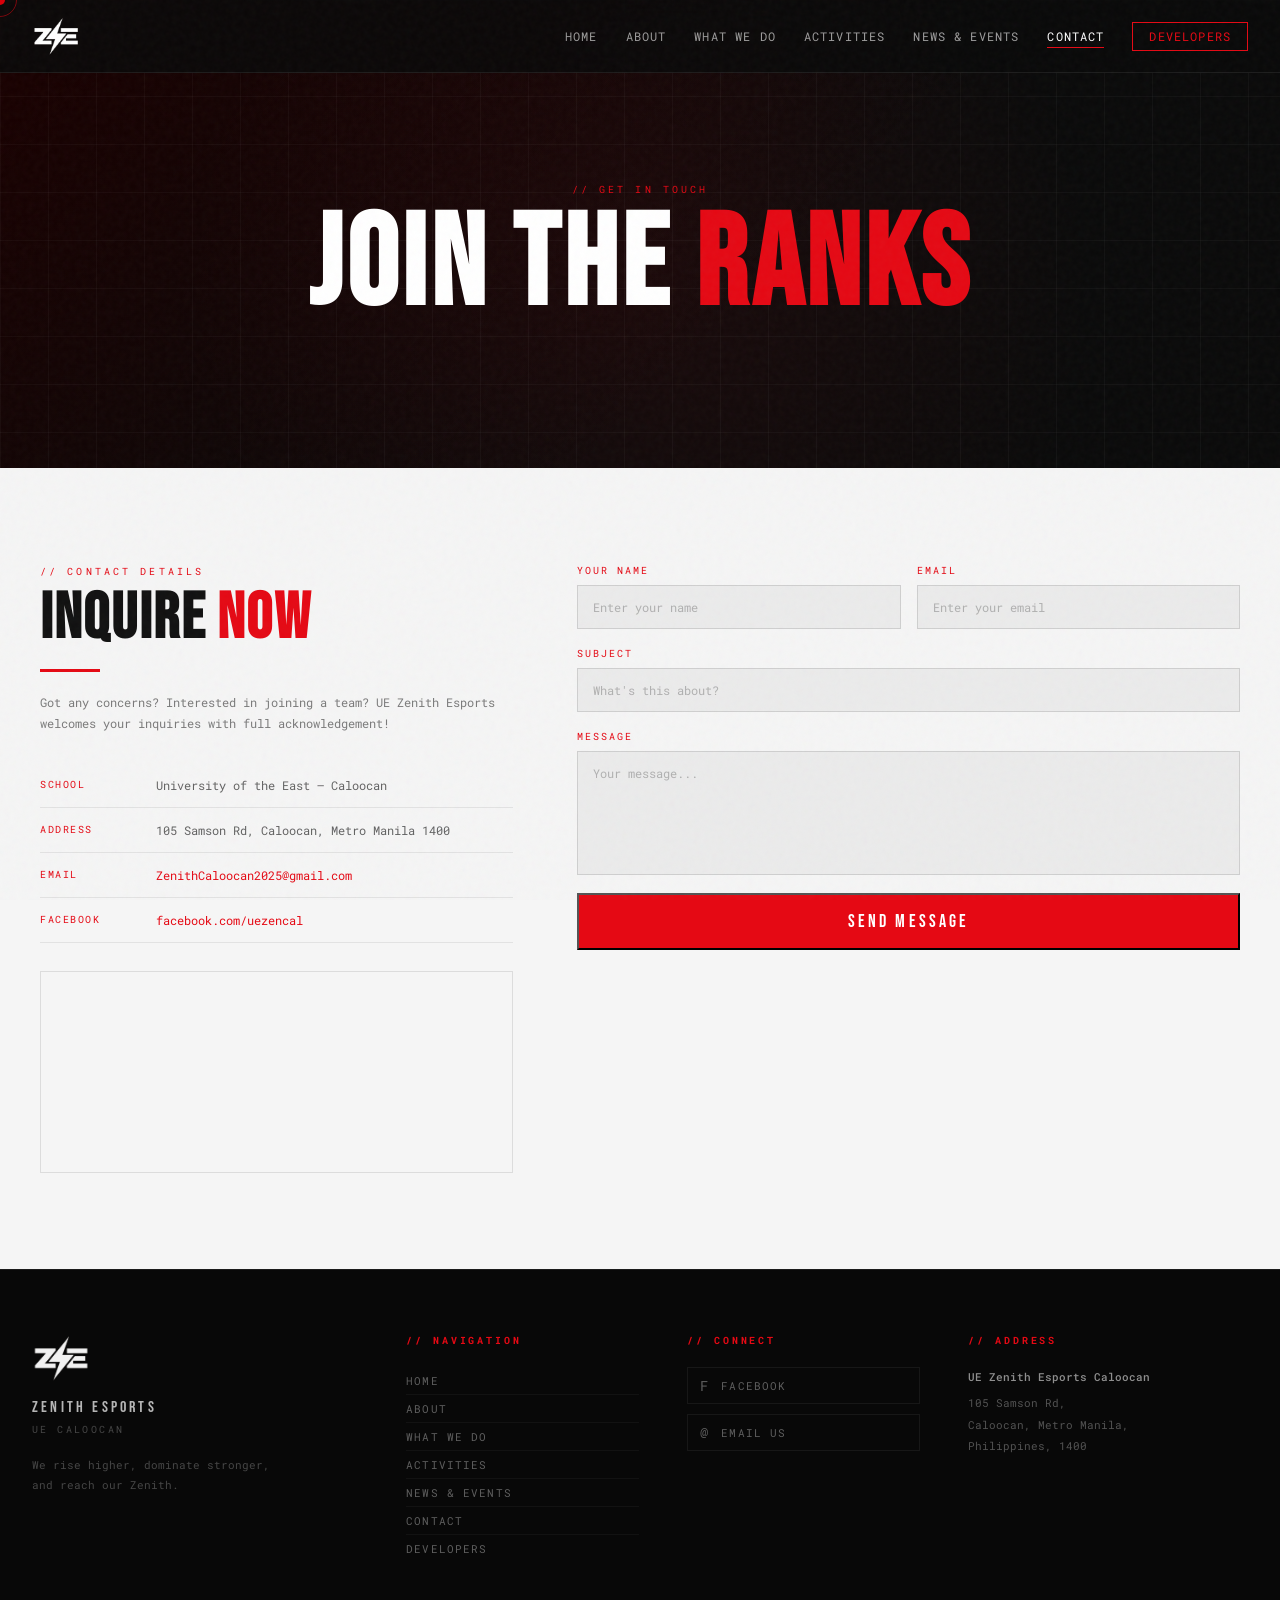
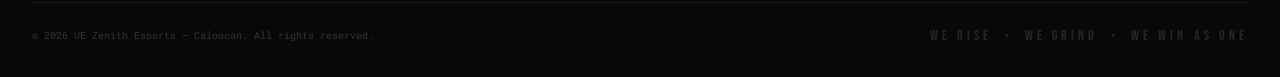
<file: contact.html>
<!DOCTYPE html>
<html lang="en">
<head>
    <meta charset="UTF-8">
    <meta name="viewport" content="width=device-width, initial-scale=1.0">
    <title>Contact | UE Zenith Esports</title>
    <link href="https://fonts.googleapis.com/css2?family=Bebas+Neue&family=Oswald:wght@300;400;600&family=Roboto+Mono:wght@300;400;500&display=swap" rel="stylesheet">
    <link rel="stylesheet" href="styles.css">
</head>
<body>
<div id="cursor"></div><div id="cursor-ring"></div>
<div id="scroll-progress"></div><div class="noise-overlay"></div>

<nav class="navbar" id="navbar">
    <div class="navbar-inner">
        <a href="main.html" class="nav-logo">
        <img src="zenith_logo.png" class="nav-logo-img">
        <div class="nav-links">
            <a href="main.html" class="nav-link">Home</a><a href="about.html" class="nav-link">About</a>
            <a href="whatwedo.html" class="nav-link">What We Do</a><a href="activities.html" class="nav-link">Activities</a>
            <a href="news.html" class="nav-link">News & Events</a>
            <a href="contact.html" class="nav-link active">Contact</a><a href="developers.html" class="nav-link-cta">Developers</a>
        </div>
        <button class="nav-burger" id="burger">☰</button>
    </div>
    <div class="nav-mobile" id="mobile-menu">
        <a href="main.html">Home</a><a href="about.html">About</a><a href="whatwedo.html">What We Do</a>
        <a href="activities.html">Activities</a><a href="members.html">Members</a>
        <a href="news.html">News & Events</a><a href="contact.html">Contact</a><a href="developers.html">Developers</a>
    </div>
</nav>

<section class="page-hero">
    <div class="page-hero-bg"></div><div class="page-hero-grid"></div>
    <div class="page-hero-content">
        <span class="section-tag reveal">// Get In Touch</span>
        <h1 class="section-heading reveal delay-1" style="font-size:clamp(3.5rem,10vw,8rem);">JOIN THE <span class="accent">RANKS</span></h1>
    </div>
</section>

<section class="section section-light">
    <div class="container">
        <div style="display:grid;grid-template-columns:1fr 1.4fr;gap:64px;">
            <!-- INFO -->
            <div class="reveal-left">
                <span class="section-tag">// Contact Details</span>
                <h2 class="section-heading" style="font-size:clamp(2.5rem,5vw,4rem);">INQUIRE <span class="accent">NOW</span></h2>
                <div class="section-divider"></div>
                <p style="font-family:'Roboto Mono',monospace;font-size:0.75rem;line-height:1.8;color:rgba(0,0,0,0.5);margin-bottom:28px;">Got any concerns? Interested in joining a team? UE Zenith Esports welcomes your inquiries with full acknowledgement!</p>
                <div class="contact-info-list">
                    <div class="contact-info-row"><span class="contact-info-label">SCHOOL</span><span class="contact-info-value">University of the East — Caloocan</span></div>
                    <div class="contact-info-row"><span class="contact-info-label">ADDRESS</span><span class="contact-info-value">105 Samson Rd, Caloocan, Metro Manila 1400</span></div>
                    <div class="contact-info-row"><span class="contact-info-label">EMAIL</span><span class="contact-info-value"><a href="mailto:ZenithCaloocan2025@gmail.com">ZenithCaloocan2025@gmail.com</a></span></div>
                    <div class="contact-info-row"><span class="contact-info-label">FACEBOOK</span><span class="contact-info-value"><a href="https://www.facebook.com/uezencal" target="_blank">facebook.com/uezencal</a></span></div>
                </div>
                <div style="margin-top:28px;overflow:hidden;border:1px solid rgba(0,0,0,0.1);">
                    <iframe src="https://maps.google.com/maps?q=105+Samson+Rd+Caloocan+Metro+Manila&output=embed" width="100%" height="200" style="border:0;display:block;" allowfullscreen="" loading="lazy"></iframe>
                </div>
            </div>
            <!-- FORM -->
            <div class="reveal-right">
                <form onsubmit="handleForm(event)">
                    <div class="form-grid">
                        <div class="form-group"><label class="form-label">Your Name</label><input type="text" class="form-input" placeholder="Enter your name" required></div>
                        <div class="form-group"><label class="form-label">Email</label><input type="email" class="form-input" placeholder="Enter your email" required></div>
                    </div>
                    <div class="form-group"><label class="form-label">Subject</label><input type="text" class="form-input" placeholder="What's this about?"></div>
                    <div class="form-group"><label class="form-label">Message</label><textarea class="form-input" rows="6" placeholder="Your message..." style="resize:none;"></textarea></div>
                    <button type="submit" class="btn-primary" style="width:100%;text-align:center;font-size:1.1rem;padding:16px;clip-path:none;cursor:none;"><span>SEND MESSAGE</span></button>
                    <div class="form-success" id="form-success">✓ Message sent! We'll get back to you soon.</div>
                </form>
            </div>
        </div>
    </div>
</section>

<footer class="footer">
    <div class="footer-inner">
        <div class="footer-brand">
            <img src="zenith_logo.png" alt="UE Zenith Esports" class="footer-logo-img">
            <div class="footer-brand-name">ZENITH ESPORTS</div>
            <div class="footer-brand-sub">UE CALOOCAN</div>
            <p class="footer-brand-desc">We rise higher, dominate stronger, and reach our Zenith.</p>
        </div>
        <div class="footer-nav-col">
            <h4>// Navigation</h4>
            <a href="main.html">Home</a>
            <a href="about.html">About</a>
            <a href="whatwedo.html">What We Do</a>
            <a href="activities.html">Activities</a>
            <a href="news.html">News &amp; Events</a>
            <a href="contact.html">Contact</a>
            <a href="developers.html">Developers</a>
        </div>
        <div class="footer-social-col">
            <h4>// Connect</h4>
            <div class="footer-socials">
                <a href="https://www.facebook.com/uezencal" target="_blank" class="footer-social">
                    <span class="footer-social-icon">f</span> Facebook
                </a>
                <a href="mailto:ZenithCaloocan2025@gmail.com" class="footer-social">
                    <span class="footer-social-icon">@</span> Email Us
                </a>
            </div>
        </div>
        <div class="footer-address-col">
            <h4>// Address</h4>
            <div class="footer-address">
                <strong>UE Zenith Esports Caloocan</strong>
                105 Samson Rd,<br>
                Caloocan, Metro Manila,<br>
                Philippines, 1400
            </div>
        </div>
    </div>
    <div class="footer-bottom">
        <div class="footer-copy">
            <p>© 2026 UE Zenith Esports — Caloocan. All rights reserved.</p>
        </div>
        <div class="footer-tagline">WE RISE &nbsp;•&nbsp; WE GRIND &nbsp;•&nbsp; WE WIN AS ONE</div>
    </div>
</footer>
<script src="scripts.js"></script>
</body>
</html>
</file>
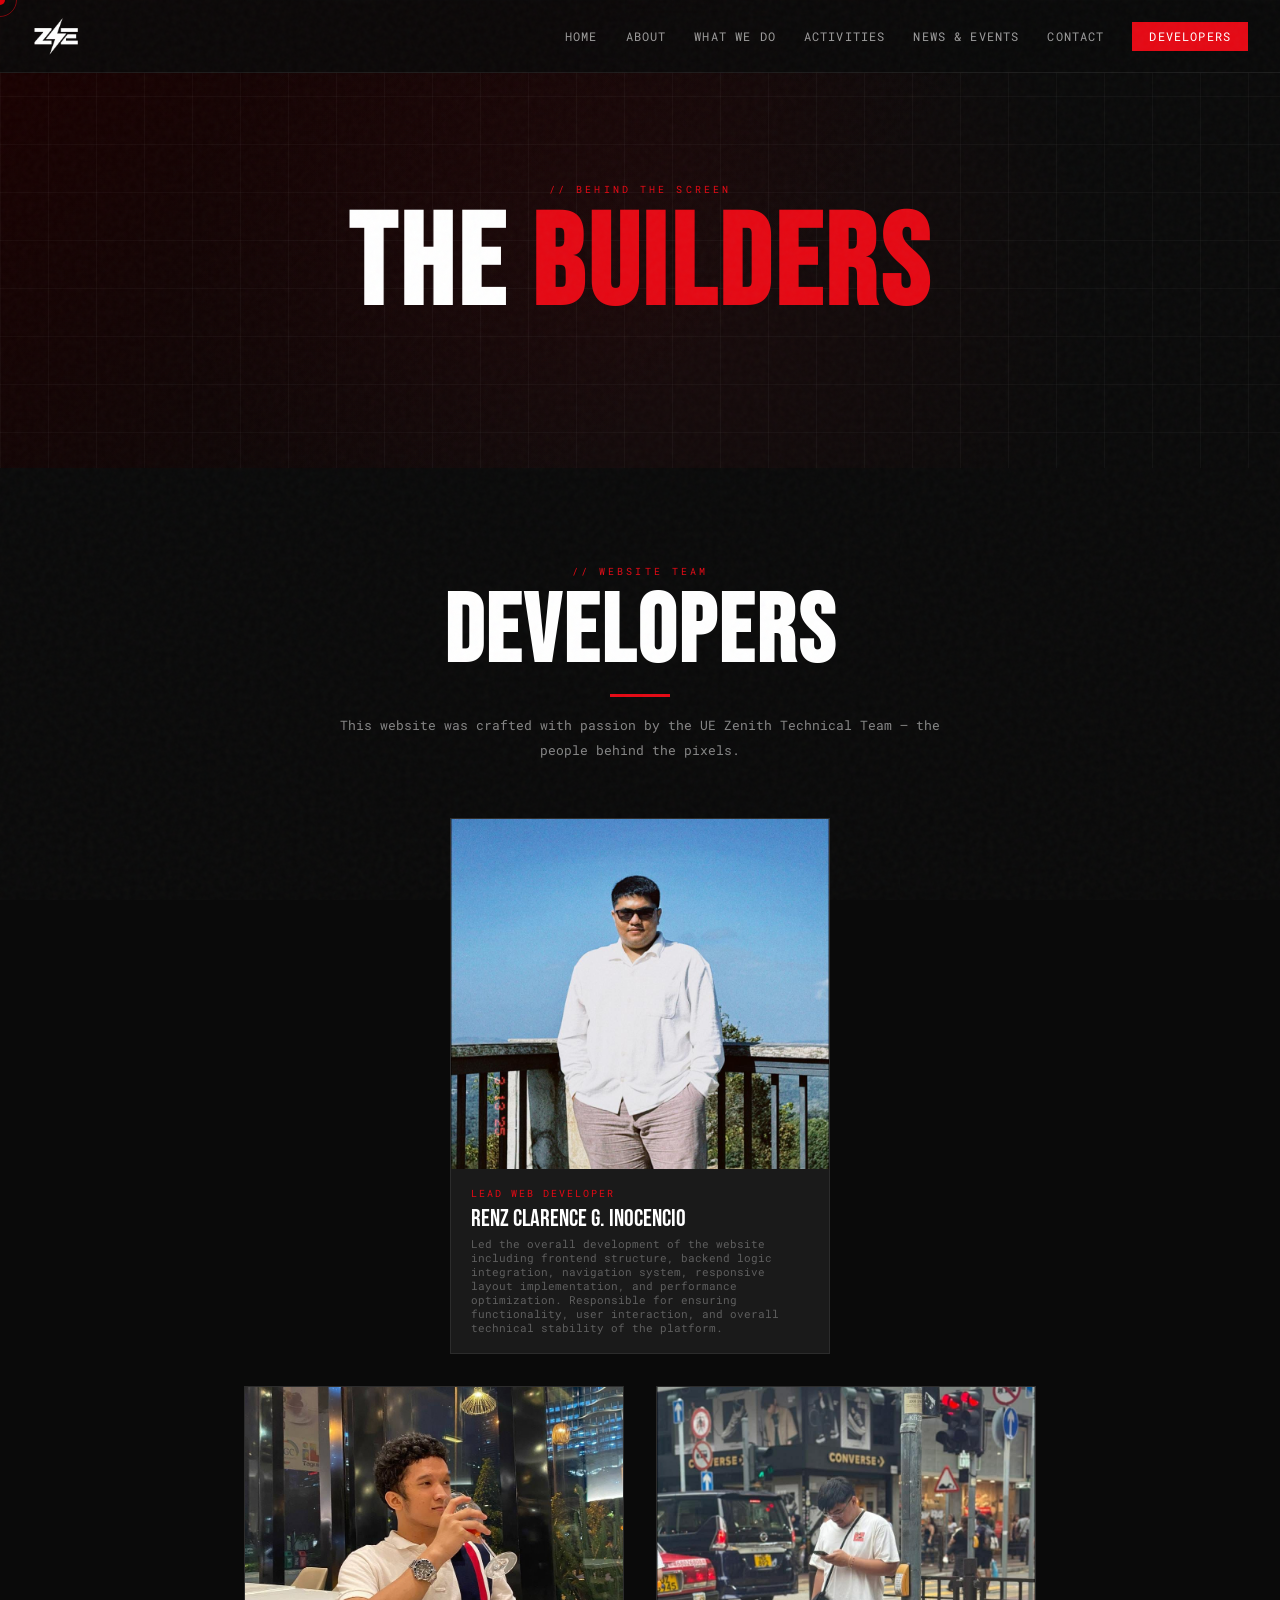
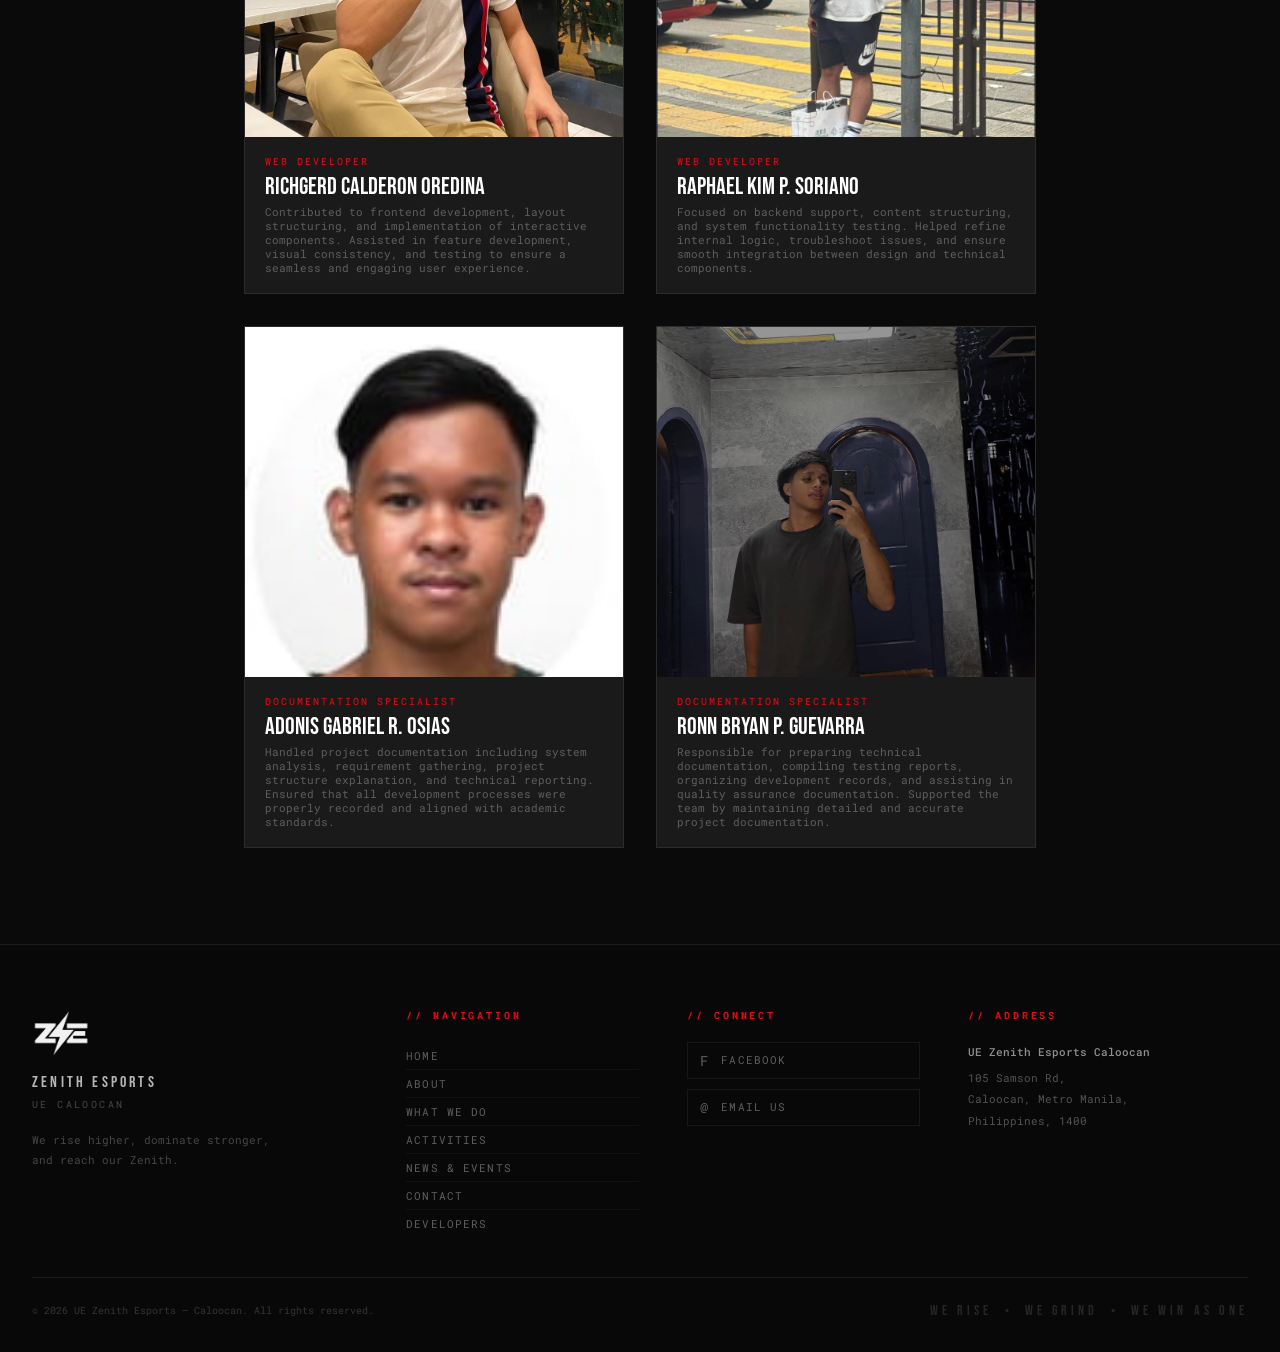
<file: developers.html>
<!DOCTYPE html>
<html lang="en">
<head>
    <meta charset="UTF-8">
    <meta name="viewport" content="width=device-width, initial-scale=1.0">
    <title>Developers | UE Zenith Esports</title>
    <link href="https://fonts.googleapis.com/css2?family=Bebas+Neue&family=Oswald:wght@300;400;600&family=Roboto+Mono:wght@300;400;500&display=swap" rel="stylesheet">
    <link rel="stylesheet" href="styles.css">
</head>
<body>
<div id="cursor"></div><div id="cursor-ring"></div>
<div id="scroll-progress"></div><div class="noise-overlay"></div>

<nav class="navbar" id="navbar">
    <div class="navbar-inner">
        <a href="main.html" class="nav-logo">
        <img src="zenith_logo.png" class="nav-logo-img">
        <div class="nav-links">
            <a href="main.html" class="nav-link">Home</a><a href="about.html" class="nav-link">About</a>
            <a href="whatwedo.html" class="nav-link">What We Do</a><a href="activities.html" class="nav-link">Activities</a>
            <a href="news.html" class="nav-link">News & Events</a>
            <a href="contact.html" class="nav-link">Contact</a><a href="developers.html" class="nav-link-cta active">Developers</a>
        </div>
        <button class="nav-burger" id="burger">☰</button>
    </div>
    <div class="nav-mobile" id="mobile-menu">
        <a href="main.html">Home</a><a href="about.html">About</a><a href="whatwedo.html">What We Do</a>
        <a href="activities.html">Activities</a>
        <a href="news.html">News & Events</a><a href="contact.html">Contact</a><a href="developers.html">Developers</a>
    </div>
</nav>

<section class="page-hero">
    <div class="page-hero-bg"></div><div class="page-hero-grid"></div>
    <div class="page-hero-content">
        <span class="section-tag reveal">// Behind the Screen</span>
        <h1 class="section-heading reveal delay-1" style="font-size:clamp(3.5rem,10vw,8rem);">THE <span class="accent">BUILDERS</span></h1>
    </div>
</section>

<section class="section section-dark">
    <div class="container">
        <div style="max-width:600px;margin:0 auto 56px;text-align:center;" class="reveal">
            <span class="section-tag">// Website Team</span>
            <h2 class="section-heading">DEVELOPERS</h2>
            <div class="section-divider" style="margin:16px auto;"></div>
            <p class="section-body">This website was crafted with passion by the UE Zenith Technical Team — the people behind the pixels.</p>
        </div>
        <div class="dev-grid">

    <!-- Renz -->
    <div class="dev-card card-glow reveal">
        <div class="dev-photos">
            <img class="dev-photo" src="members/me.jpg" alt="Renz Clarence G. Inocencio" 
                 onerror="this.src='https://images.unsplash.com/photo-1568602471122-7832951cc4c5?auto=format&fit=crop&w=400&q=80'">
        </div>
        <div class="dev-body">
            <div class="dev-role">Lead Web Developer</div>
            <div class="dev-name">Renz Clarence G. Inocencio</div>
            <p class="dev-desc">
            Led the overall development of the website including frontend structure, backend logic integration, 
            navigation system, responsive layout implementation, and performance optimization. 
            Responsible for ensuring functionality, user interaction, and overall technical stability of the platform.
            </p>
        </div>
    </div>

    <!-- Richgerd -->
    <div class="dev-card card-glow reveal delay-1">
        <div class="dev-photos">
            <img class="dev-photo" src="members/pogi2.jpg" alt="Richgerd Calderon Oredina">
        </div>
        <div class="dev-body">
            <div class="dev-role">Web Developer</div>
            <div class="dev-name">Richgerd Calderon Oredina</div>
            <p class="dev-desc">
            Contributed to frontend development, layout structuring, and implementation of interactive components. 
            Assisted in feature development, visual consistency, and testing to ensure a seamless and engaging user experience.
            </p>
        </div>
    </div>

    <!-- Raphael -->
    <div class="dev-card card-glow reveal delay-2">
        <div class="dev-photos">
            <img class="dev-photo" src="members/4.jpg" alt="Raphael Kim P. Soriano">
        </div>
        <div class="dev-body">
            <div class="dev-role">Web Developer</div>
            <div class="dev-name">Raphael Kim P. Soriano</div>
            <p class="dev-desc">
            Focused on backend support, content structuring, and system functionality testing. 
            Helped refine internal logic, troubleshoot issues, and ensure smooth integration between design and technical components.
            </p>
        </div>
    </div>

    <!-- Adonis -->
    <div class="dev-card card-glow reveal delay-3">
        <div class="dev-photos">
            <img class="dev-photo" src="members/pogi.jpg" alt="Adonis Gabriel R. Osias">

        </div>
        <div class="dev-body">
            <div class="dev-role">Documentation Specialist</div>
            <div class="dev-name">Adonis Gabriel R. Osias</div>
            <p class="dev-desc">
            Handled project documentation including system analysis, requirement gathering, 
            project structure explanation, and technical reporting. Ensured that all development processes 
            were properly recorded and aligned with academic standards.
            </p>
        </div>
    </div>

    <!-- Ronn -->
    <div class="dev-card card-glow reveal delay-4">
        <div class="dev-photos">
            <img class="dev-photo" src="members/5.jpg" alt="Ronn Bryan P. Guevarra">
        </div>
        <div class="dev-body">
            <div class="dev-role">Documentation Specialist</div>
            <div class="dev-name">Ronn Bryan P. Guevarra</div>
            <p class="dev-desc">
            Responsible for preparing technical documentation, compiling testing reports, 
            organizing development records, and assisting in quality assurance documentation. 
            Supported the team by maintaining detailed and accurate project documentation.
            </p>
        </div>
    </div>

</div>
    </div>
</section>

<footer class="footer">
    <div class="footer-inner">
        <div class="footer-brand">
            <img src="zenith_logo.png" alt="UE Zenith Esports" class="footer-logo-img">
            <div class="footer-brand-name">ZENITH ESPORTS</div>
            <div class="footer-brand-sub">UE CALOOCAN</div>
            <p class="footer-brand-desc">We rise higher, dominate stronger, and reach our Zenith.</p>
        </div>
        <div class="footer-nav-col">
            <h4>// Navigation</h4>
            <a href="main.html">Home</a>
            <a href="about.html">About</a>
            <a href="whatwedo.html">What We Do</a>
            <a href="activities.html">Activities</a>
            <a href="news.html">News &amp; Events</a>
            <a href="contact.html">Contact</a>
            <a href="developers.html">Developers</a>
        </div>
        <div class="footer-social-col">
            <h4>// Connect</h4>
            <div class="footer-socials">
                <a href="https://www.facebook.com/uezencal" target="_blank" class="footer-social">
                    <span class="footer-social-icon">f</span> Facebook
                </a>
                <a href="mailto:ZenithCaloocan2025@gmail.com" class="footer-social">
                    <span class="footer-social-icon">@</span> Email Us
                </a>
            </div>
        </div>
        <div class="footer-address-col">
            <h4>// Address</h4>
            <div class="footer-address">
                <strong>UE Zenith Esports Caloocan</strong>
                105 Samson Rd,<br>
                Caloocan, Metro Manila,<br>
                Philippines, 1400
            </div>
        </div>
    </div>
    <div class="footer-bottom">
        <div class="footer-copy">
            <p>© 2026 UE Zenith Esports — Caloocan. All rights reserved.</p>
        </div>
        <div class="footer-tagline">WE RISE &nbsp;•&nbsp; WE GRIND &nbsp;•&nbsp; WE WIN AS ONE</div>
    </div>
</footer>
<script src="scripts.js"></script>
</body>
</html>
</file>
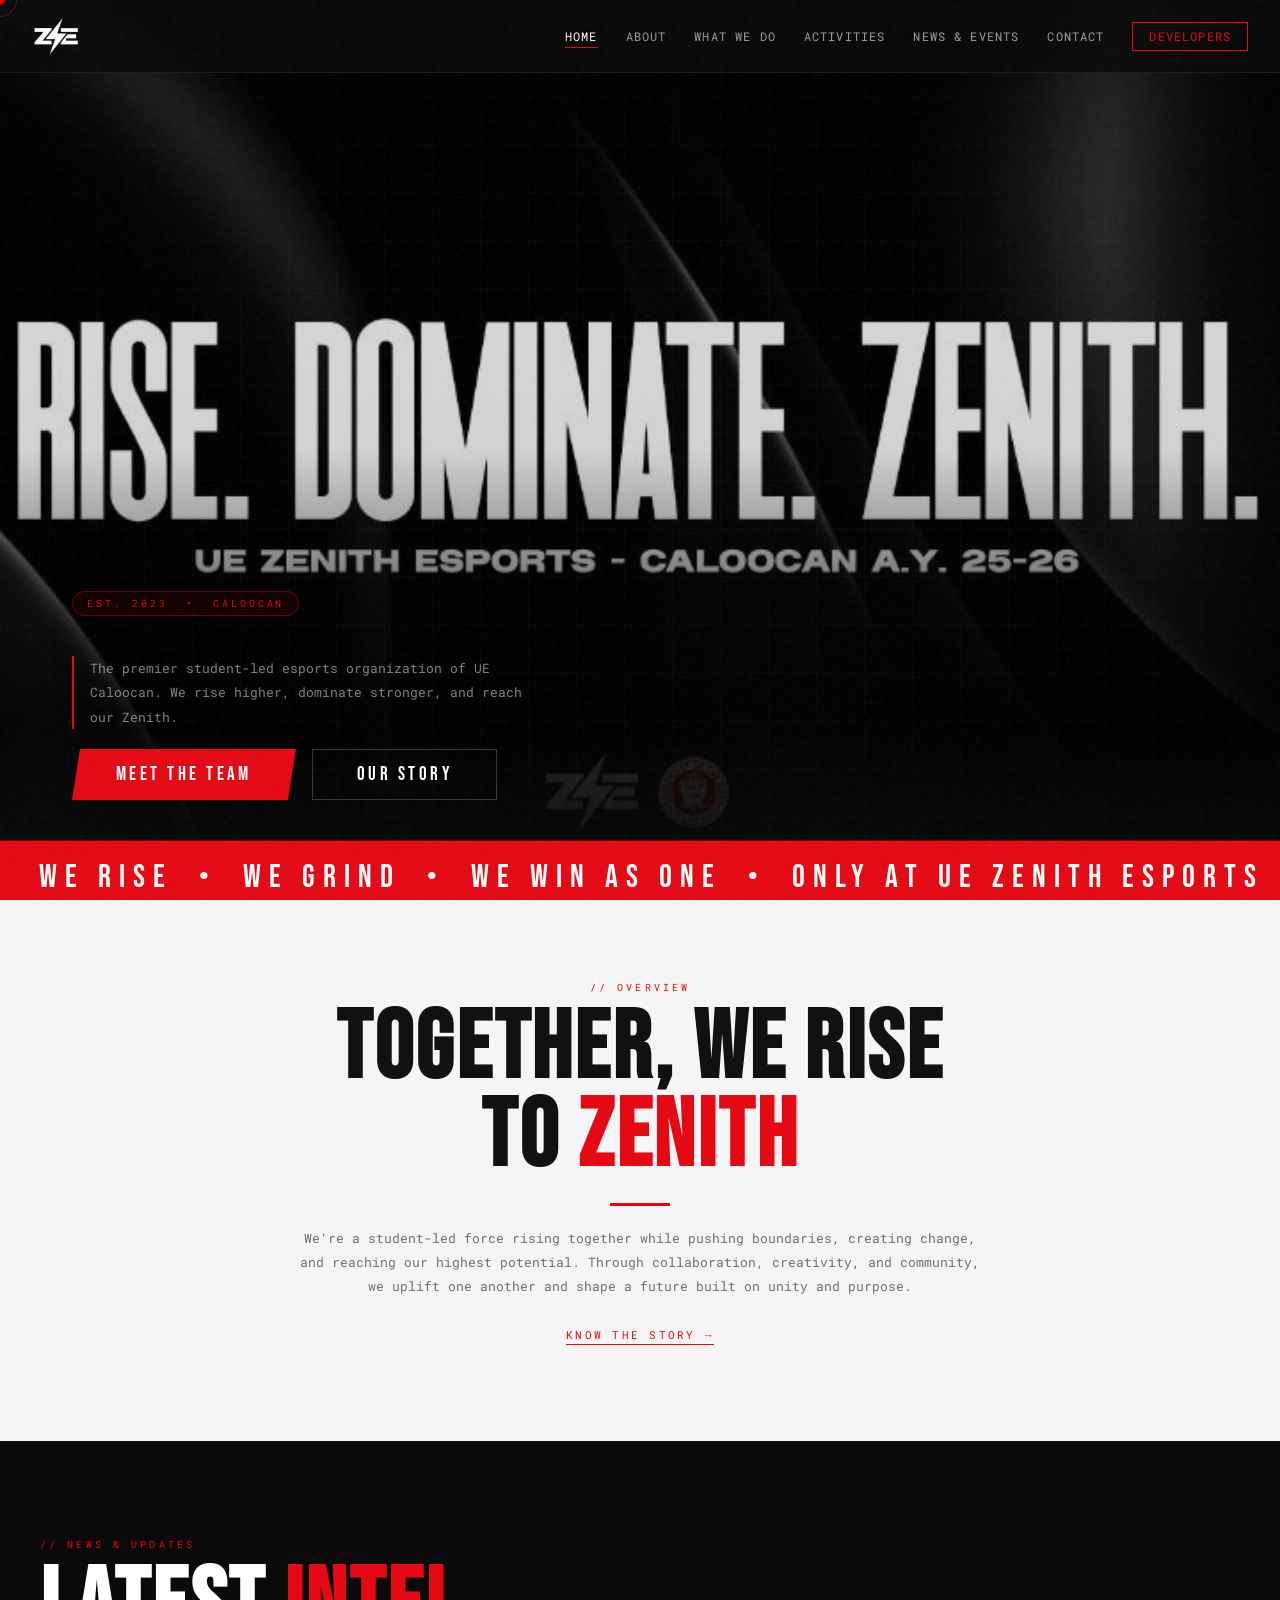
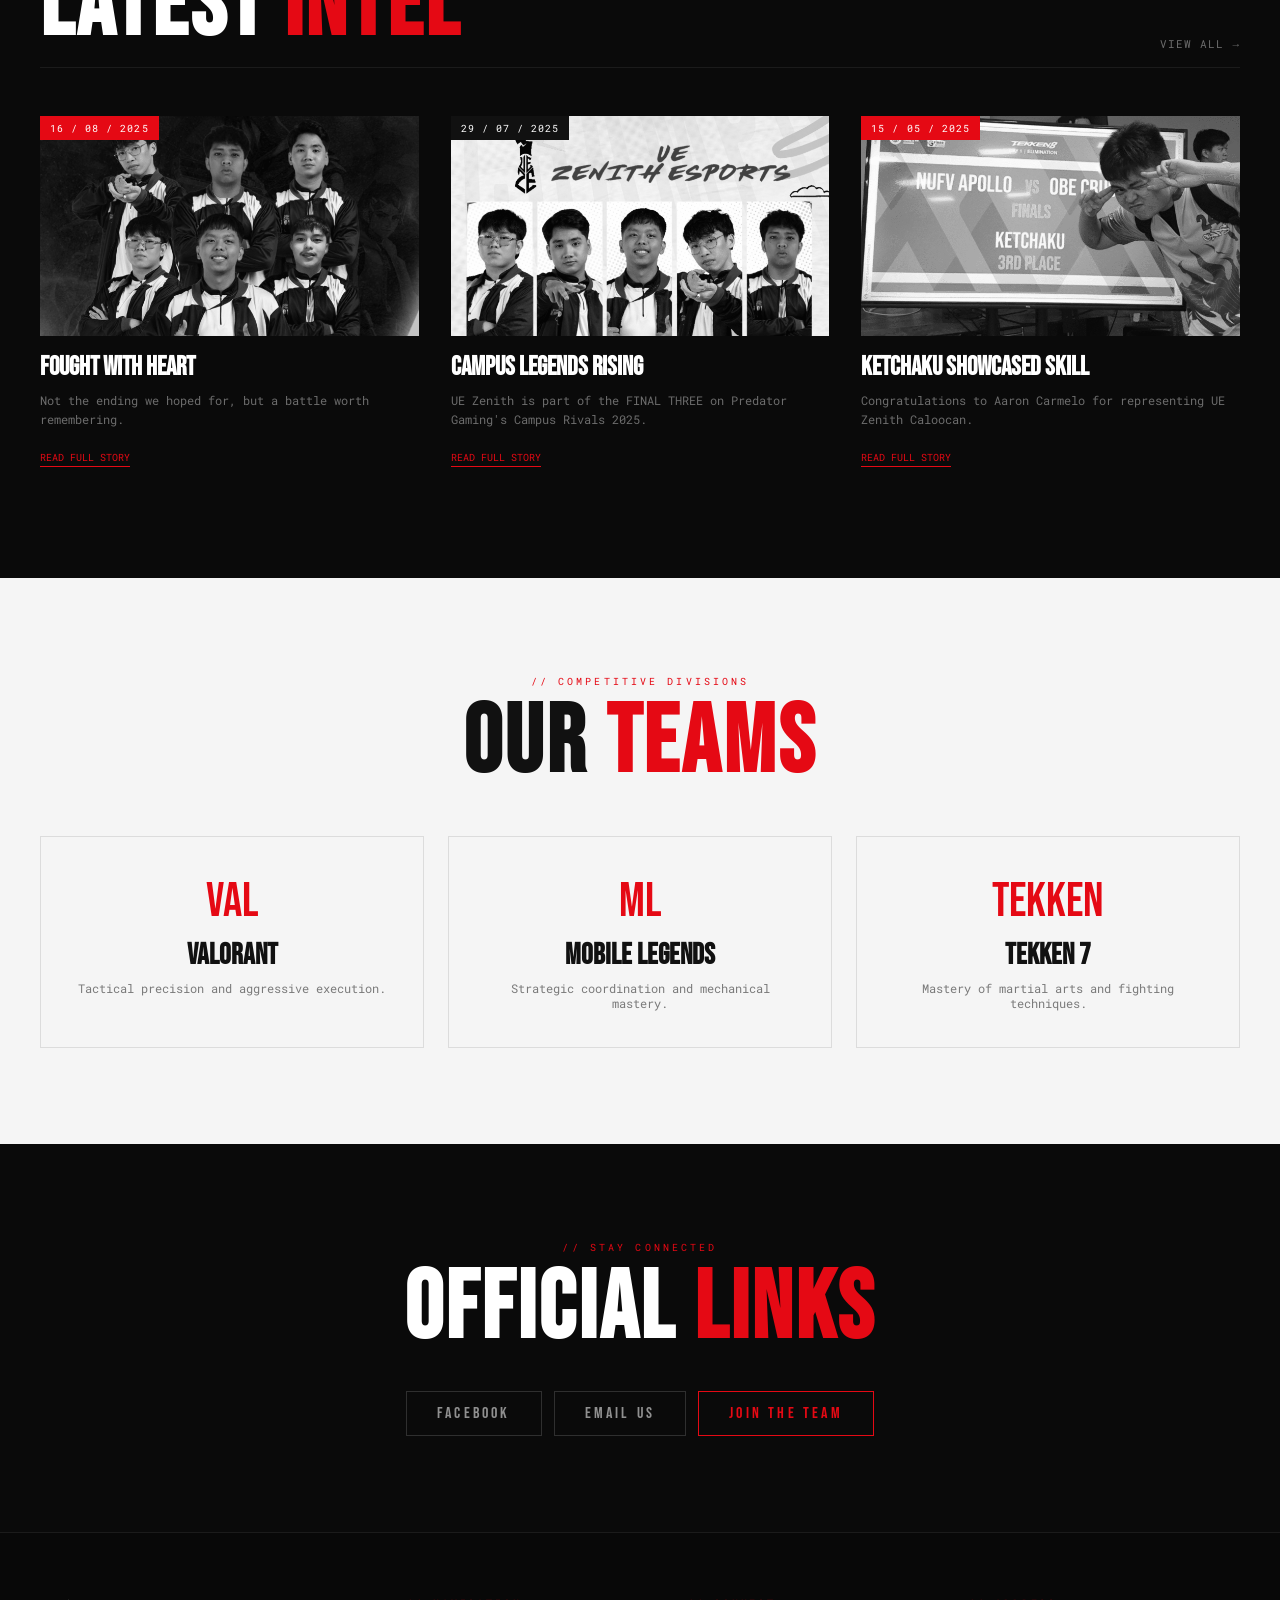
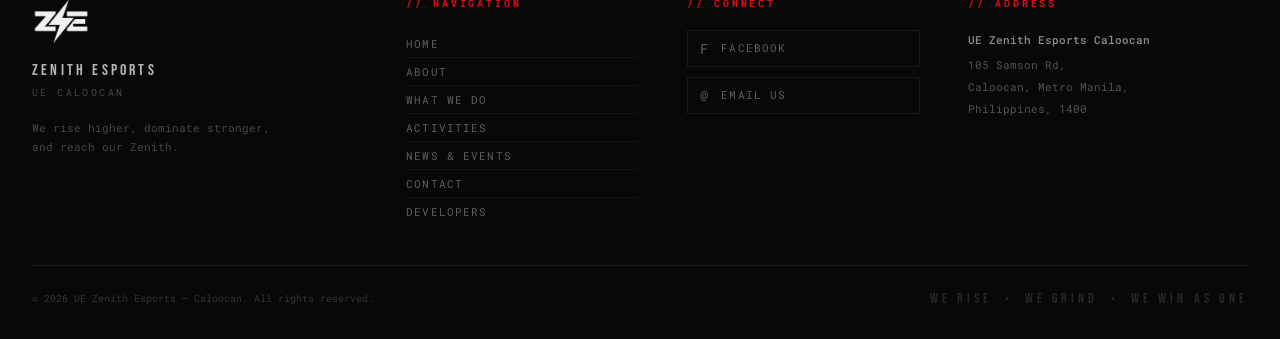
<file: main.html>
<!DOCTYPE html>
<html lang="en">
<head>
    <meta charset="UTF-8">
    <meta name="viewport" content="width=device-width, initial-scale=1.0">
    <title>Home | UE Zenith Esports</title>
    <link rel="preconnect" href="https://fonts.googleapis.com">
    <link href="https://fonts.googleapis.com/css2?family=Bebas+Neue&family=Oswald:wght@300;400;600&family=Roboto+Mono:wght@300;400;500&display=swap" rel="stylesheet">
    <link rel="stylesheet" href="styles.css">
</head>
<body>

<div id="cursor"></div>
<div id="cursor-ring"></div>
<div id="scroll-progress"></div>
<div class="noise-overlay"></div>

<nav class="navbar" id="navbar">
    <div class="navbar-inner">
        <a href="main.html" class="nav-logo">
            <img src="zenith_logo.png" class="nav-logo-img">
        </a>
        <div class="nav-links">
            <a href="main.html" class="nav-link active">Home</a>
            <a href="about.html" class="nav-link">About</a>
            <a href="whatwedo.html" class="nav-link">What We Do</a>
            <a href="activities.html" class="nav-link">Activities</a>
            <a href="news.html" class="nav-link">News &amp; Events</a>
            <a href="contact.html" class="nav-link">Contact</a>
            <a href="developers.html" class="nav-link-cta">Developers</a>
        </div>
        <button class="nav-burger" id="burger">&#9776;</button>
    </div>
    <div class="nav-mobile" id="mobile-menu">
        <a href="main.html">Home</a>
        <a href="about.html">About</a>
        <a href="whatwedo.html">What We Do</a>
        <a href="activities.html">Activities</a>
        <a href="news.html">News &amp; Events</a>
        <a href="contact.html">Contact</a>
        <a href="developers.html">Developers</a>
    </div>
</nav>

<section class="hero hero-banner">
    <img src="logo.jpg" alt="Rise. Dominate. Zenith." class="hero-banner-img">
    <div class="hero-banner-overlay"></div>
    <div class="hero-grid"></div>

    <div class="hero-banner-content">
        <div class="hero-badge reveal">EST. 2023 &nbsp;•&nbsp; CALOOCAN</div>
        <p class="hero-desc reveal delay-1">
            The premier student-led esports organization of UE Caloocan. We rise higher, dominate stronger, and reach our Zenith.
        </p>
        <div class="hero-btns reveal delay-2">
            <a href="about.html" class="btn-primary"><span>Meet the Team</span></a>
            <a href="about.html" class="btn-ghost">Our Story</a>
        </div>
    </div>

    <div class="hero-marquee-wrap">
        <div class="marquee-wrap">
            <div class="marquee-track hero-marquee">
                &nbsp;&nbsp;&nbsp;WE RISE &nbsp;•&nbsp; WE GRIND &nbsp;•&nbsp; WE WIN AS ONE &nbsp;•&nbsp; ONLY AT UE ZENITH ESPORTS &nbsp;•&nbsp;
                WE RISE &nbsp;•&nbsp; WE GRIND &nbsp;•&nbsp; WE WIN AS ONE &nbsp;•&nbsp; ONLY AT UE ZENITH ESPORTS &nbsp;•&nbsp;
            </div>
        </div>
    </div>
</section>

<section class="section section-light">
    <div class="container">
        <div style="max-width:680px;margin:0 auto;text-align:center;">
            <span class="section-tag reveal">// Overview</span>
            <h2 class="section-heading reveal delay-1">TOGETHER, WE RISE TO <span class="accent">ZENITH</span></h2>
            <div class="section-divider" style="margin:20px auto;"></div>
            <p class="section-body dark reveal delay-2">
                We're a student-led force rising together while pushing boundaries, creating change, and reaching our highest potential. Through collaboration, creativity, and community, we uplift one another and shape a future built on unity and purpose.
            </p>
            <a href="about.html" style="display:inline-block;margin-top:28px;font-family:'Roboto Mono',monospace;font-size:0.7rem;letter-spacing:0.2em;color:#E50914;border-bottom:1px solid #E50914;padding-bottom:2px;" class="reveal delay-3">KNOW THE STORY &#8594;</a>
        </div>
    </div>
</section>

<section class="section section-dark">
    <div class="container">
        <div style="display:flex;justify-content:space-between;align-items:flex-end;margin-bottom:48px;border-bottom:1px solid rgba(255,255,255,0.07);padding-bottom:16px;" class="reveal">
            <div>
                <span class="section-tag">// News &amp; Updates</span>
                <h2 class="section-heading">LATEST <span class="accent">INTEL</span></h2>
            </div>
            <a href="news.html" style="font-family:'Roboto Mono',monospace;font-size:0.68rem;color:rgba(255,255,255,0.4);letter-spacing:0.1em;transition:color 0.3s;" onmouseover="this.style.color='#E50914'" onmouseout="this.style.color='rgba(255,255,255,0.4)'">VIEW ALL &#8594;</a>
        </div>
        <div class="news-grid">
            <article class="news-card card-glow reveal">
                <div class="news-card-img">
                    <img src="news1-1536x864.png" alt="News" onerror="this.src='https://images.unsplash.com/photo-1542751371-adc38448a05e?auto=format&fit=crop&w=800&q=80'">
                    <div class="news-card-date">16 / 08 / 2025</div>
                </div>
                <div class="news-card-body">
                    <h3 class="news-card-title">FOUGHT WITH HEART</h3>
                    <p class="news-card-desc">Not the ending we hoped for, but a battle worth remembering.</p>
                    <a href="article-fought-with-heart.html" class="news-card-link">READ FULL STORY</a>
                </div>
            </article>
            <article class="news-card card-glow reveal delay-1">
                <div class="news-card-img">
                    <img src="news3-1536x864.png" alt="News" onerror="this.src='https://images.unsplash.com/photo-1511512578047-dfb367046420?auto=format&fit=crop&w=800&q=80'">
                    <div class="news-card-date" style="background:#111;">29 / 07 / 2025</div>
                </div>
                <div class="news-card-body">
                    <h3 class="news-card-title">CAMPUS LEGENDS RISING</h3>
                    <p class="news-card-desc">UE Zenith is part of the FINAL THREE on Predator Gaming's Campus Rivals 2025.</p>
                    <a href="article-campus-legends.html" class="news-card-link">READ FULL STORY</a>
                </div>
            </article>
            <article class="news-card card-glow reveal delay-2">
                <div class="news-card-img">
                    <img src="news2-768x432.png" alt="News" onerror="this.src='https://images.unsplash.com/photo-1534423861386-85a16f5d13fd?auto=format&fit=crop&w=800&q=80'">
                    <div class="news-card-date">15 / 05 / 2025</div>
                </div>
                <div class="news-card-body">
                    <h3 class="news-card-title">KETCHAKU SHOWCASED SKILL</h3>
                    <p class="news-card-desc">Congratulations to Aaron Carmelo for representing UE Zenith Caloocan.</p>
                    <a href="article-ketchaku.html" class="news-card-link">READ FULL STORY</a>
                </div>
            </article>
        </div>
    </div>
</section>

<section class="section section-light">
    <div class="container">
        <div style="text-align:center;margin-bottom:48px;" class="reveal">
            <span class="section-tag">// Competitive Divisions</span>
            <h2 class="section-heading">OUR <span class="accent">TEAMS</span></h2>
        </div>
        <div style="display:grid;grid-template-columns:repeat(auto-fit,minmax(260px,1fr));gap:24px;">
            <div class="card-glow reveal" style="border:1px solid rgba(0,0,0,0.1);padding:36px;text-align:center;">
                <div style="font-family:'Bebas Neue',sans-serif;font-size:3rem;color:#E50914;margin-bottom:8px;">VAL</div>
                <h3 style="font-family:'Bebas Neue',sans-serif;font-size:1.8rem;color:#111;margin-bottom:8px;">VALORANT</h3>
                <p style="font-family:'Roboto Mono',monospace;font-size:0.72rem;color:rgba(0,0,0,0.5);">Tactical precision and aggressive execution.</p>
            </div>
            <div class="card-glow reveal delay-1" style="border:1px solid rgba(0,0,0,0.1);padding:36px;text-align:center;">
                <div style="font-family:'Bebas Neue',sans-serif;font-size:3rem;color:#E50914;margin-bottom:8px;">ML</div>
                <h3 style="font-family:'Bebas Neue',sans-serif;font-size:1.8rem;color:#111;margin-bottom:8px;">MOBILE LEGENDS</h3>
                <p style="font-family:'Roboto Mono',monospace;font-size:0.72rem;color:rgba(0,0,0,0.5);">Strategic coordination and mechanical mastery.</p>
            </div>
            <div class="card-glow reveal delay-2" style="border:1px solid rgba(0,0,0,0.1);padding:36px;text-align:center;">
                <div style="font-family:'Bebas Neue',sans-serif;font-size:3rem;color:#E50914;margin-bottom:8px;">TEKKEN</div>
                <h3 style="font-family:'Bebas Neue',sans-serif;font-size:1.8rem;color:#111;margin-bottom:8px;">TEKKEN 7</h3>
                <p style="font-family:'Roboto Mono',monospace;font-size:0.72rem;color:rgba(0,0,0,0.5);">Mastery of martial arts and fighting techniques.</p>
            </div>
        </div>
    </div>
</section>

<section class="section section-dark">
    <div class="container" style="text-align:center;">
        <span class="section-tag reveal">// Stay Connected</span>
        <h2 class="section-heading reveal delay-1">OFFICIAL <span class="accent">LINKS</span></h2>
        <div class="social-links-big reveal delay-2" style="margin-top:36px;">
            <a href="https://www.facebook.com/uezencal" target="_blank" class="social-link-big">FACEBOOK</a>
            <a href="mailto:ZenithCaloocan2025@gmail.com" class="social-link-big">EMAIL US</a>
            <a href="contact.html" class="social-link-big red">JOIN THE TEAM</a>
        </div>
    </div>
</section>

<footer class="footer">
    <div class="footer-inner">
        <div class="footer-brand">
            <img src="zenith_logo.png" alt="UE Zenith Esports" class="footer-logo-img">
            <div class="footer-brand-name">ZENITH ESPORTS</div>
            <div class="footer-brand-sub">UE CALOOCAN</div>
            <p class="footer-brand-desc">We rise higher, dominate stronger, and reach our Zenith.</p>
        </div>
        <div class="footer-nav-col">
            <h4>// Navigation</h4>
            <a href="main.html">Home</a>
            <a href="about.html">About</a>
            <a href="whatwedo.html">What We Do</a>
            <a href="activities.html">Activities</a>
            <a href="news.html">News &amp; Events</a>
            <a href="contact.html">Contact</a>
            <a href="developers.html">Developers</a>
        </div>
        <div class="footer-social-col">
            <h4>// Connect</h4>
            <div class="footer-socials">
                <a href="https://www.facebook.com/uezencal" target="_blank" class="footer-social">
                    <span class="footer-social-icon">f</span> Facebook
                </a>
                <a href="mailto:ZenithCaloocan2025@gmail.com" class="footer-social">
                    <span class="footer-social-icon">@</span> Email Us
                </a>
            </div>
        </div>
        <div class="footer-address-col">
            <h4>// Address</h4>
            <div class="footer-address">
                <strong>UE Zenith Esports Caloocan</strong>
                105 Samson Rd,<br>
                Caloocan, Metro Manila,<br>
                Philippines, 1400
            </div>
        </div>
    </div>
    <div class="footer-bottom">
        <div class="footer-copy">
            <p>© 2026 UE Zenith Esports — Caloocan. All rights reserved.</p>
        </div>
        <div class="footer-tagline">WE RISE &nbsp;•&nbsp; WE GRIND &nbsp;•&nbsp; WE WIN AS ONE</div>
    </div>
</footer>

<script src="scripts.js"></script>
</body>
</html>
</file>
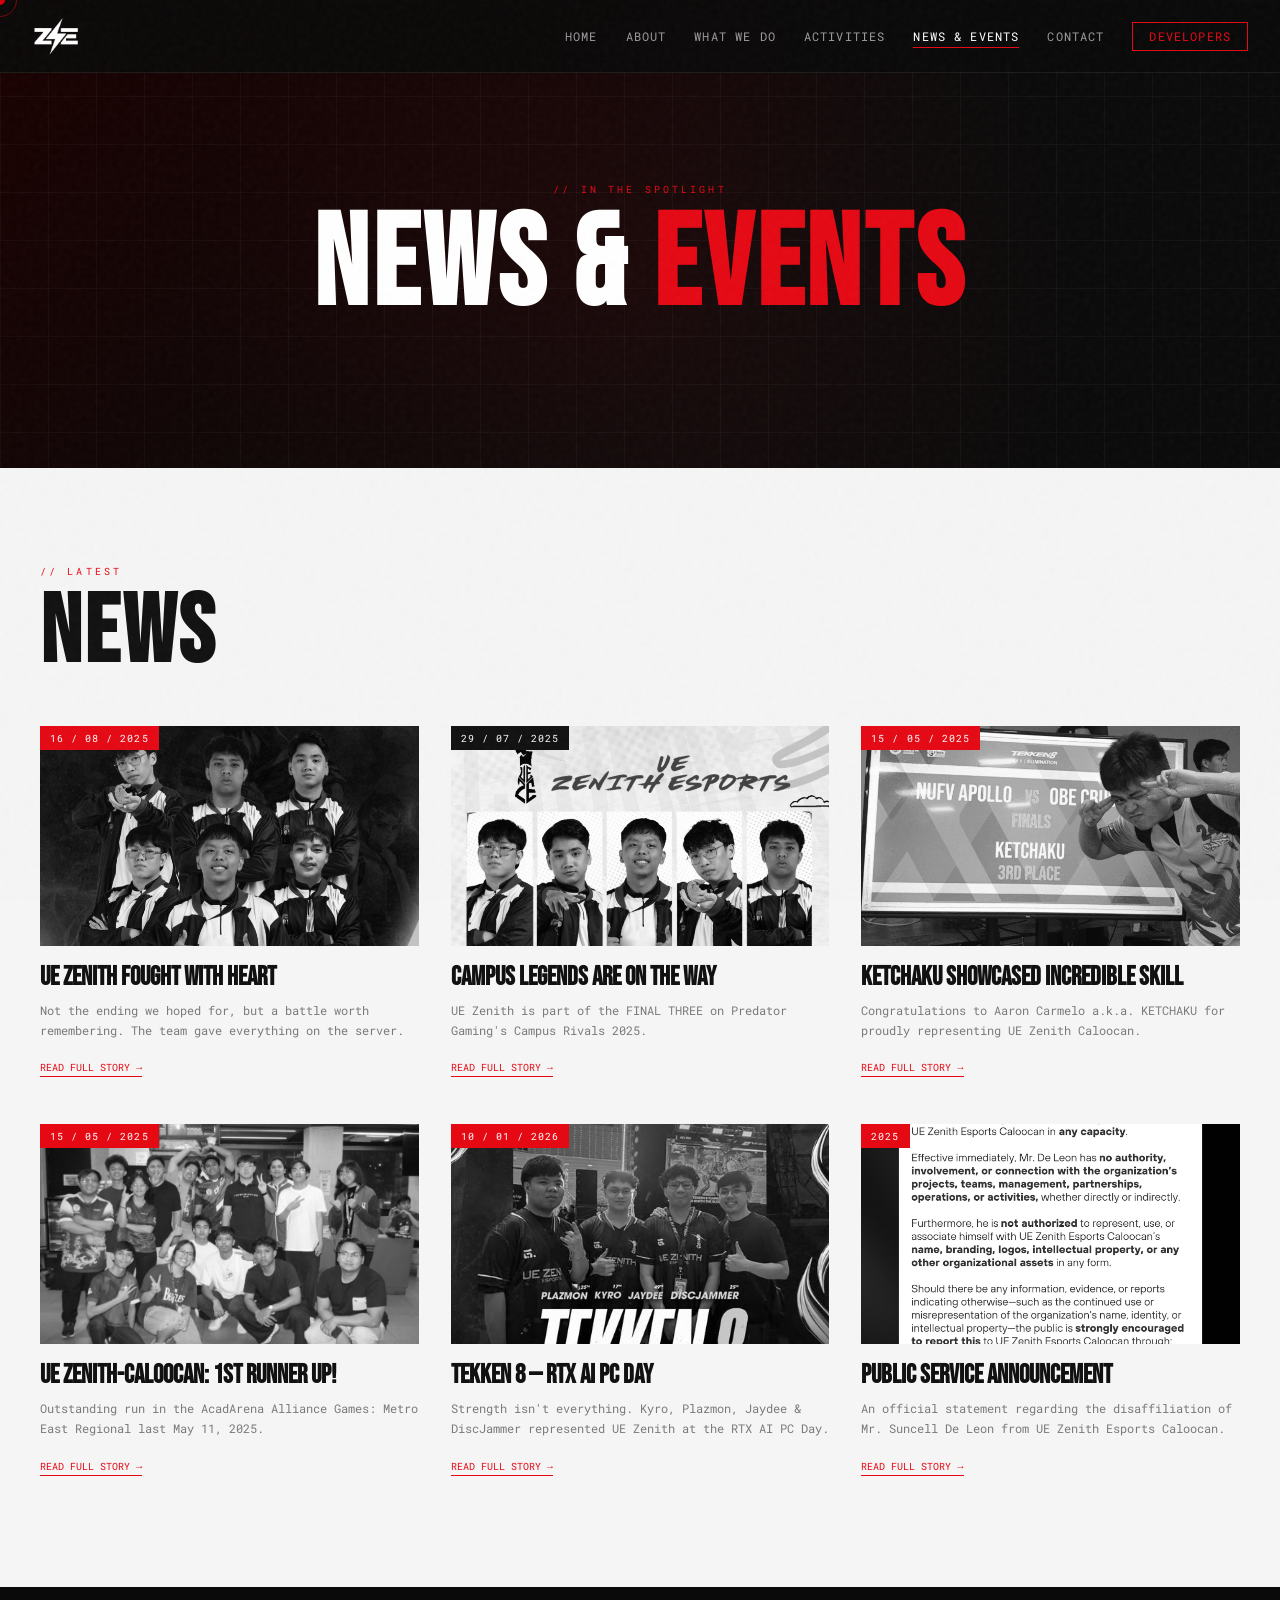
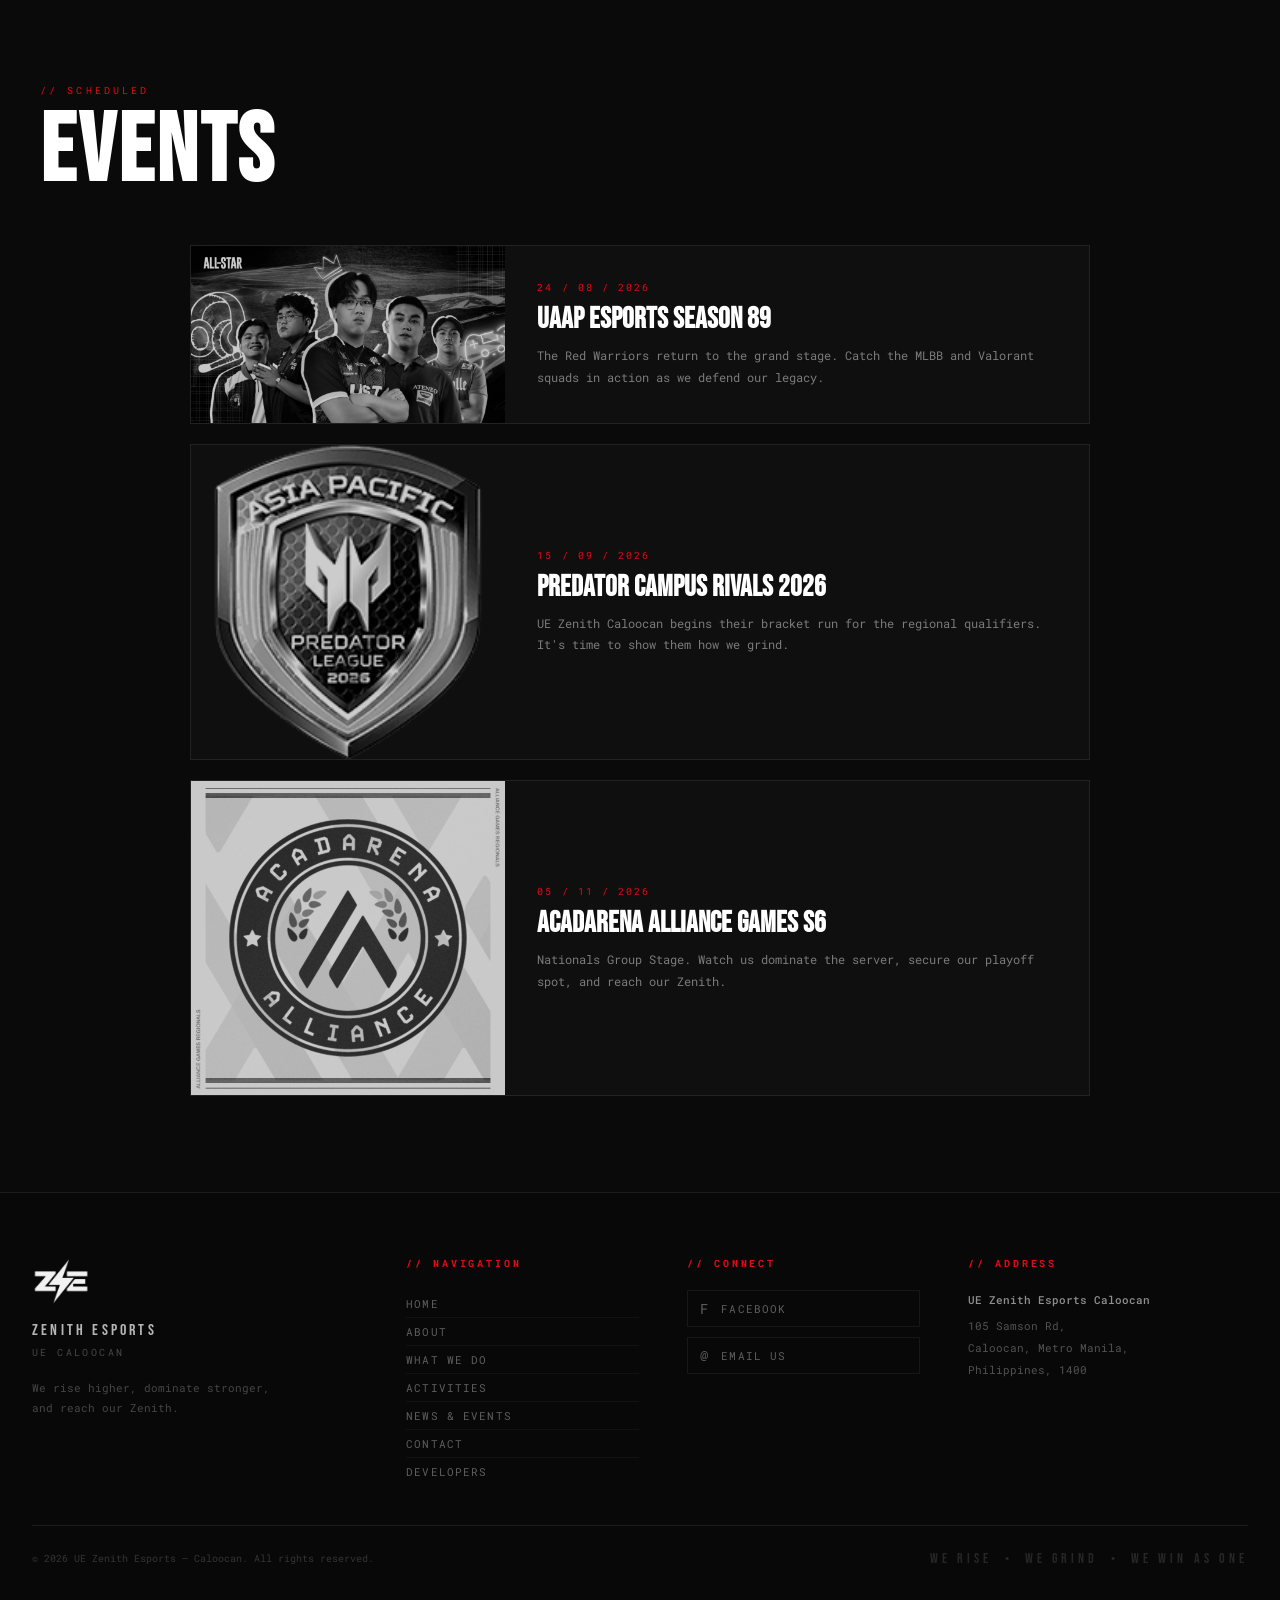
<file: news.html>
<!DOCTYPE html>
<html lang="en">
<head>
    <meta charset="UTF-8">
    <meta name="viewport" content="width=device-width, initial-scale=1.0">
    <title>News & Events | UE Zenith Esports</title>
    <link href="https://fonts.googleapis.com/css2?family=Bebas+Neue&family=Oswald:wght@300;400;600&family=Roboto+Mono:wght@300;400;500&display=swap" rel="stylesheet">
    <link rel="stylesheet" href="styles.css">
</head>
<body>
<div id="cursor"></div><div id="cursor-ring"></div>
<div id="scroll-progress"></div><div class="noise-overlay"></div>

<nav class="navbar" id="navbar">
    <div class="navbar-inner">
        <a href="main.html" class="nav-logo"><img src="zenith_logo.png" alt="UE Zenith Esports" class="nav-logo-img"></a>
        <div class="nav-links">
            <a href="main.html" class="nav-link">Home</a><a href="about.html" class="nav-link">About</a>
            <a href="whatwedo.html" class="nav-link">What We Do</a><a href="activities.html" class="nav-link">Activities</a>
            <a href="news.html" class="nav-link active">News & Events</a>
            <a href="contact.html" class="nav-link">Contact</a><a href="developers.html" class="nav-link-cta">Developers</a>
        </div>
        <button class="nav-burger" id="burger">☰</button>
    </div>
    <div class="nav-mobile" id="mobile-menu">
        <a href="main.html">Home</a><a href="about.html">About</a><a href="whatwedo.html">What We Do</a>
        <a href="activities.html">Activities</a><a href="members.html">Members</a>
        <a href="news.html">News & Events</a><a href="contact.html">Contact</a><a href="developers.html">Developers</a>
    </div>
</nav>

<section class="page-hero">
    <div class="page-hero-bg"></div><div class="page-hero-grid"></div>
    <div class="page-hero-content">
        <span class="section-tag reveal">// In the Spotlight</span>
        <h1 class="section-heading reveal delay-1" style="font-size:clamp(3.5rem,10vw,8rem);">NEWS & <span class="accent">EVENTS</span></h1>
    </div>
</section>

<!-- NEWS -->
<section class="section section-light">
    <div class="container">
        <div style="margin-bottom:48px;" class="reveal">
            <span class="section-tag">// Latest</span>
            <h2 class="section-heading">NEWS</h2>
        </div>
        <div class="news-grid">
            <article class="news-card card-glow reveal">
                <div class="news-card-img"><img src="news1-1536x864.png" alt="News" onerror="this.src='https://images.unsplash.com/photo-1542751371-adc38448a05e?auto=format&fit=crop&w=800&q=80'"><div class="news-card-date">16 / 08 / 2025</div></div>
                <div class="news-card-body">
                    <h3 class="news-card-title" style="color:#111;">UE ZENITH FOUGHT WITH HEART</h3>
                    <p class="news-card-desc dark">Not the ending we hoped for, but a battle worth remembering. The team gave everything on the server.</p>
                    <a href="article-fought-with-heart.html" class="news-card-link">READ FULL STORY →</a>
                </div>
            </article>
            <article class="news-card card-glow reveal delay-1">
                <div class="news-card-img"><img src="news3-1536x864.png" alt="News" onerror="this.src='https://images.unsplash.com/photo-1511512578047-dfb367046420?auto=format&fit=crop&w=800&q=80'"><div class="news-card-date" style="background:#111;">29 / 07 / 2025</div></div>
                <div class="news-card-body">
                    <h3 class="news-card-title" style="color:#111;">CAMPUS LEGENDS ARE ON THE WAY</h3>
                    <p class="news-card-desc dark">UE Zenith is part of the FINAL THREE on Predator Gaming's Campus Rivals 2025.</p>
                    <a href="article-campus-legends.html" class="news-card-link">READ FULL STORY →</a>
                </div>
            </article>
            <article class="news-card card-glow reveal delay-2">
                <div class="news-card-img"><img src="news2-768x432.png" alt="News" onerror="this.src='https://images.unsplash.com/photo-1534423861386-85a16f5d13fd?auto=format&fit=crop&w=800&q=80'"><div class="news-card-date">15 / 05 / 2025</div></div>
                <div class="news-card-body">
                    <h3 class="news-card-title" style="color:#111;">KETCHAKU SHOWCASED INCREDIBLE SKILL</h3>
                    <p class="news-card-desc dark">Congratulations to Aaron Carmelo a.k.a. KETCHAKU for proudly representing UE Zenith Caloocan.</p>
                    <a href="article-ketchaku.html" class="news-card-link">READ FULL STORY →</a>
                </div>
            </article>
            <article class="news-card card-glow reveal">
                <div class="news-card-img"><img src="zen2.png" alt="News" onerror="this.src='https://images.unsplash.com/photo-1560253023-3ec5d502959f?auto=format&fit=crop&w=800&q=80'"><div class="news-card-date">15 / 05 / 2025</div></div>
                <div class="news-card-body">
                    <h3 class="news-card-title" style="color:#111;">UE ZENITH-CALOOCAN: 1ST RUNNER UP!</h3>
                    <p class="news-card-desc dark">Outstanding run in the AcadArena Alliance Games: Metro East Regional last May 11, 2025.</p>
                    <a href="article-runner-up.html" class="news-card-link">READ FULL STORY →</a>
                </div>
            </article>
            <article class="news-card card-glow reveal delay-1">
                <div class="news-card-img"><img src="news4.jpg" alt="News" onerror="this.src='https://images.unsplash.com/photo-1542751371-adc38448a05e?auto=format&fit=crop&w=800&q=80'"><div class="news-card-date">10 / 01 / 2026</div></div>
                <div class="news-card-body">
                    <h3 class="news-card-title" style="color:#111;">TEKKEN 8 — RTX AI PC DAY</h3>
                    <p class="news-card-desc dark">Strength isn't everything. Kyro, Plazmon, Jaydee &amp; DiscJammer represented UE Zenith at the RTX AI PC Day.</p>
                    <a href="article-tekken8.html" class="news-card-link">READ FULL STORY →</a>
                </div>
            </article>
            <article class="news-card card-glow reveal delay-2">
                <div class="news-card-img"><img src="news.jpg" alt="News" onerror="this.src='https://images.unsplash.com/photo-1542751371-adc38448a05e?auto=format&fit=crop&w=800&q=80'"><div class="news-card-date">2025</div></div>
                <div class="news-card-body">
                    <h3 class="news-card-title" style="color:#111;">PUBLIC SERVICE ANNOUNCEMENT</h3>
                    <p class="news-card-desc dark">An official statement regarding the disaffiliation of Mr. Suncell De Leon from UE Zenith Esports Caloocan.</p>
                    <a href="article-psa.html" class="news-card-link">READ FULL STORY →</a>
                </div>
            </article>
        </div>
    </div>
</section>

<!-- EVENTS -->
<section class="section section-dark">
    <div class="container">
        <div style="margin-bottom:48px;" class="reveal">
            <span class="section-tag">// Scheduled</span>
            <h2 class="section-heading">EVENTS</h2>
        </div>
        <div class="events-list">
    <article class="event-card reveal">
        <div class="event-img-wrap">
            <img src="UAAP.jpg" alt="UAAP Esports" onerror="this.src='https://images.unsplash.com/photo-1542751371-adc38448a05e?auto=format&fit=crop&w=800&q=80'">
        </div>
        <div class="event-info">
            <div class="event-date">24 / 08 / 2026</div>
            <h3 class="event-title">UAAP ESPORTS SEASON 89</h3>
            <p class="event-desc">The Red Warriors return to the grand stage. Catch the MLBB and Valorant squads in action as we defend our legacy.</p>
        </div>
    </article>

    <article class="event-card reveal delay-1">
        <div class="event-img-wrap">
            <img src="predator.png" alt="Campus Rivals" onerror="this.src='https://images.unsplash.com/photo-1511512578047-dfb367046420?auto=format&fit=crop&w=800&q=80'">
        </div>
        <div class="event-info">
            <div class="event-date">15 / 09 / 2026</div>
            <h3 class="event-title">PREDATOR CAMPUS RIVALS 2026</h3>
            <p class="event-desc">UE Zenith Caloocan begins their bracket run for the regional qualifiers. It's time to show them how we grind.</p>
        </div>
    </article>

    <article class="event-card reveal delay-2">
        <div class="event-img-wrap">
            <img src="acad.jpg" alt="Alliance Games" onerror="this.src='https://images.unsplash.com/photo-1534423861386-85a16f5d13fd?auto=format&fit=crop&w=800&q=80'">
        </div>
        <div class="event-info">
            <div class="event-date">05 / 11 / 2026</div>
            <h3 class="event-title">ACADARENA ALLIANCE GAMES S6</h3>
            <p class="event-desc">Nationals Group Stage. Watch us dominate the server, secure our playoff spot, and reach our Zenith.</p>
        </div>
    </article>
</div>
    </div>
</section>
<footer class="footer">
    <div class="footer-inner">
        <div class="footer-brand">
            <img src="zenith_logo.png" alt="UE Zenith Esports" class="footer-logo-img">
            <div class="footer-brand-name">ZENITH ESPORTS</div>
            <div class="footer-brand-sub">UE CALOOCAN</div>
            <p class="footer-brand-desc">We rise higher, dominate stronger, and reach our Zenith.</p>
        </div>
        <div class="footer-nav-col">
            <h4>// Navigation</h4>
            <a href="main.html">Home</a>
            <a href="about.html">About</a>
            <a href="whatwedo.html">What We Do</a>
            <a href="activities.html">Activities</a>
            <a href="news.html">News &amp; Events</a>
            <a href="contact.html">Contact</a>
            <a href="developers.html">Developers</a>
        </div>
        <div class="footer-social-col">
            <h4>// Connect</h4>
            <div class="footer-socials">
                <a href="https://www.facebook.com/uezencal" target="_blank" class="footer-social">
                    <span class="footer-social-icon">f</span> Facebook
                </a>
                <a href="mailto:ZenithCaloocan2025@gmail.com" class="footer-social">
                    <span class="footer-social-icon">@</span> Email Us
                </a>
            </div>
        </div>
        <div class="footer-address-col">
            <h4>// Address</h4>
            <div class="footer-address">
                <strong>UE Zenith Esports Caloocan</strong>
                105 Samson Rd,<br>
                Caloocan, Metro Manila,<br>
                Philippines, 1400
            </div>
        </div>
    </div>
    <div class="footer-bottom">
        <div class="footer-copy">
            <p>© 2026 UE Zenith Esports — Caloocan. All rights reserved.</p>
        </div>
        <div class="footer-tagline">WE RISE &nbsp;•&nbsp; WE GRIND &nbsp;•&nbsp; WE WIN AS ONE</div>
    </div>
</footer>

<script src="scripts.js"></script>
</body>
</html>
</file>
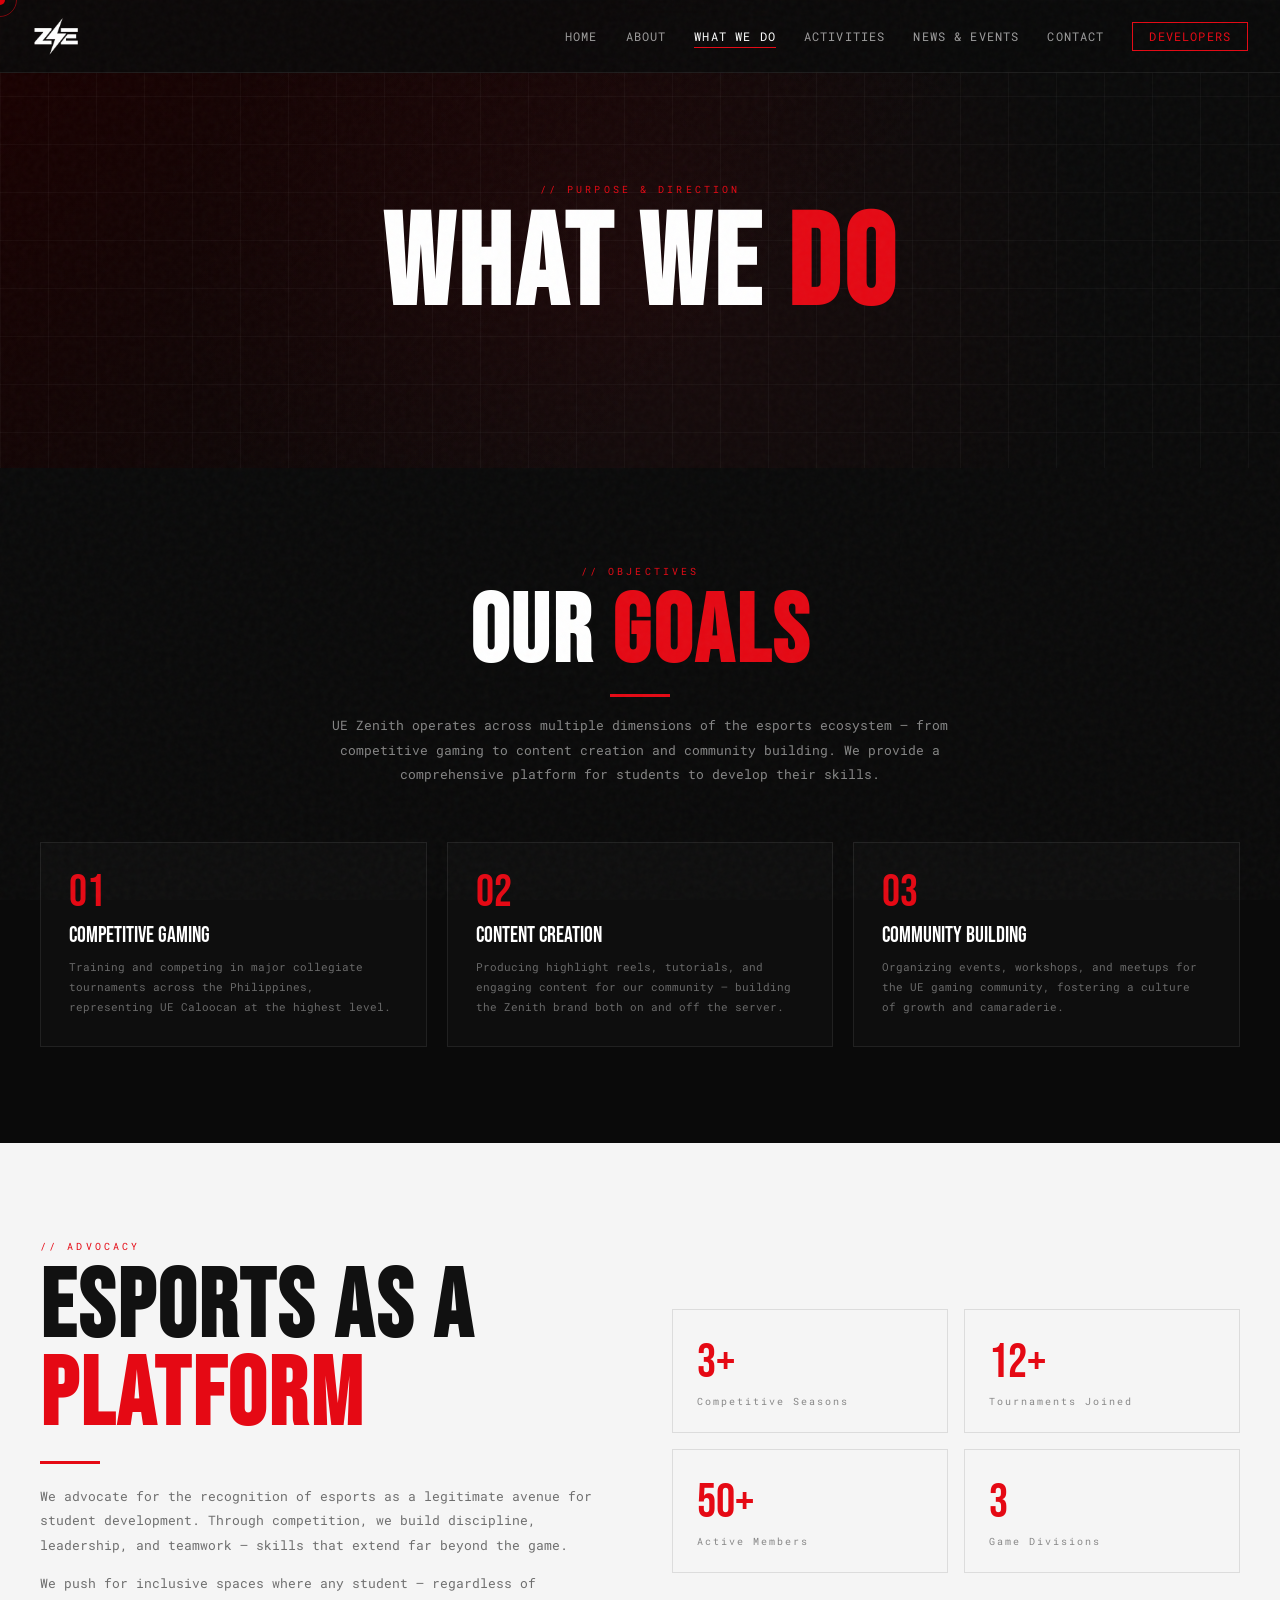
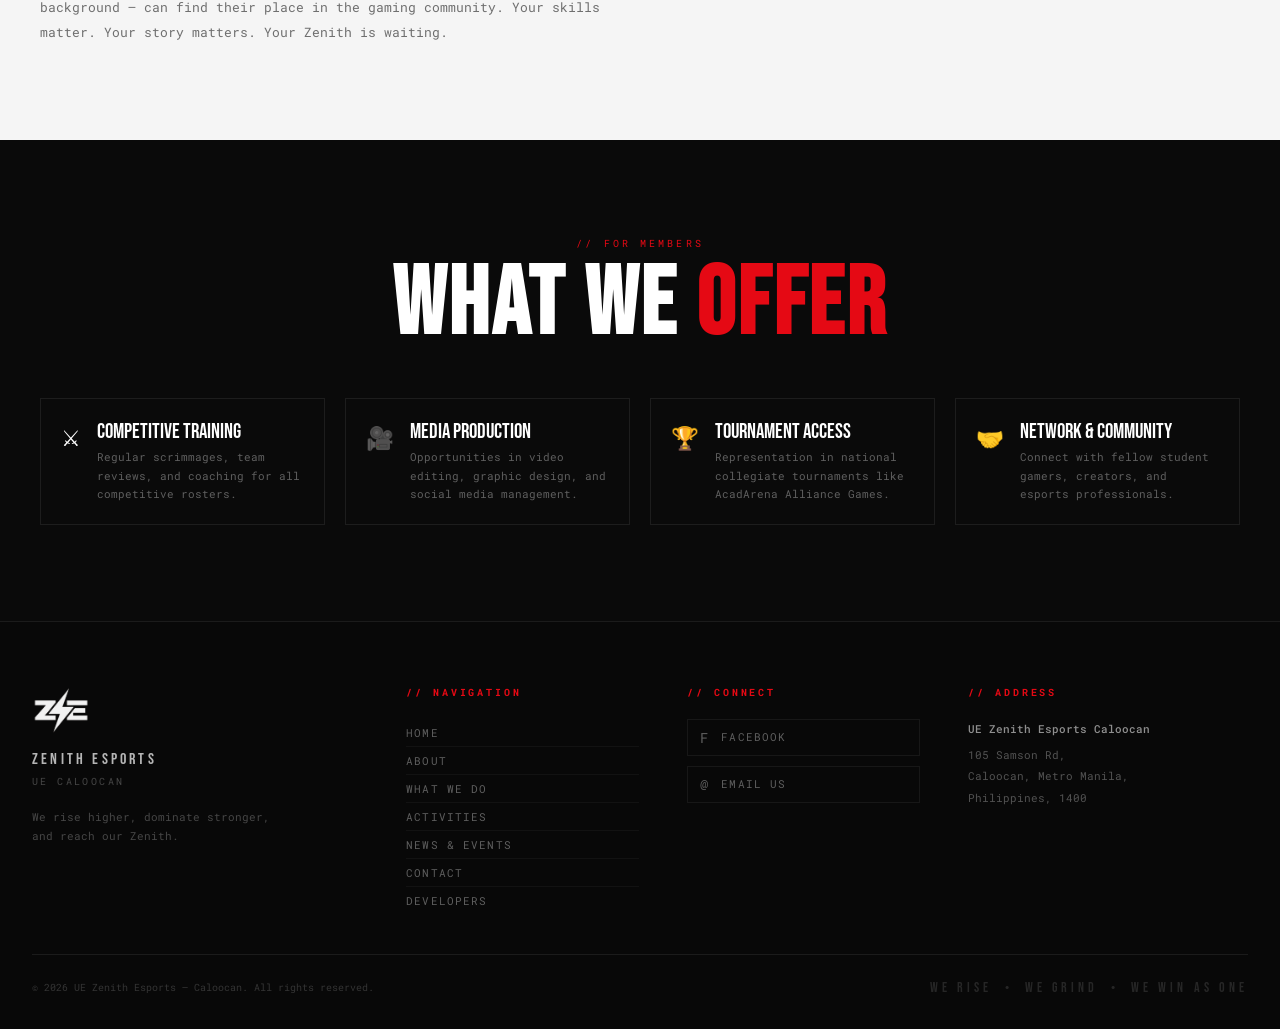
<file: whatwedo.html>
<!DOCTYPE html>
<html lang="en">
<head>
    <meta charset="UTF-8">
    <meta name="viewport" content="width=device-width, initial-scale=1.0">
    <title>What We Do | UE Zenith Esports</title>
    <link href="https://fonts.googleapis.com/css2?family=Bebas+Neue&family=Oswald:wght@300;400;600&family=Roboto+Mono:wght@300;400;500&display=swap" rel="stylesheet">
    <link rel="stylesheet" href="styles.css">
</head>
<body>
<div id="cursor"></div><div id="cursor-ring"></div>
<div id="scroll-progress"></div><div class="noise-overlay"></div>

<nav class="navbar" id="navbar">
    <div class="navbar-inner">
        <a href="main.html" class="nav-logo">
        <img src="zenith_logo.png" class="nav-logo-img">
        <div class="nav-links">
            <a href="main.html" class="nav-link">Home</a><a href="about.html" class="nav-link">About</a>
            <a href="whatwedo.html" class="nav-link active">What We Do</a>
            <a href="activities.html" class="nav-link">Activities</a>
            <a href="news.html" class="nav-link">News & Events</a>
            <a href="contact.html" class="nav-link">Contact</a><a href="developers.html" class="nav-link-cta">Developers</a>
        </div>
        <button class="nav-burger" id="burger">☰</button>
    </div>
    <div class="nav-mobile" id="mobile-menu">
        <a href="main.html">Home</a><a href="about.html">About</a><a href="whatwedo.html">What We Do</a>
        <a href="activities.html">Activities</a><a href="members.html">Members</a>
        <a href="news.html">News & Events</a><a href="contact.html">Contact</a><a href="developers.html">Developers</a>
    </div>
</nav>

<section class="page-hero">
    <div class="page-hero-bg"></div><div class="page-hero-grid"></div>
    <div class="page-hero-content">
        <span class="section-tag reveal">// Purpose & Direction</span>
        <h1 class="section-heading reveal delay-1" style="font-size:clamp(3.5rem,10vw,8rem);">WHAT WE <span class="accent">DO</span></h1>
    </div>
</section>

<!-- OBJECTIVES -->
<section class="section section-dark">
    <div class="container">
        <div style="max-width:700px;margin:0 auto 56px;text-align:center;" class="reveal">
            <span class="section-tag">// Objectives</span>
            <h2 class="section-heading">OUR <span class="accent">GOALS</span></h2>
            <div class="section-divider" style="margin:16px auto;"></div>
            <p class="section-body">UE Zenith operates across multiple dimensions of the esports ecosystem — from competitive gaming to content creation and community building. We provide a comprehensive platform for students to develop their skills.</p>
        </div>
        <div class="conduct-grid">
            <div class="conduct-card reveal"><div class="conduct-num" style="color:#E50914;">01</div><div class="conduct-title">COMPETITIVE GAMING</div><p class="conduct-body">Training and competing in major collegiate tournaments across the Philippines, representing UE Caloocan at the highest level.</p></div>
            <div class="conduct-card reveal delay-1"><div class="conduct-num" style="color:#E50914;">02</div><div class="conduct-title">CONTENT CREATION</div><p class="conduct-body">Producing highlight reels, tutorials, and engaging content for our community — building the Zenith brand both on and off the server.</p></div>
            <div class="conduct-card reveal delay-2"><div class="conduct-num" style="color:#E50914;">03</div><div class="conduct-title">COMMUNITY BUILDING</div><p class="conduct-body">Organizing events, workshops, and meetups for the UE gaming community, fostering a culture of growth and camaraderie.</p></div>
        </div>
    </div>
</section>

<!-- ADVOCACY -->
<section class="section section-light">
    <div class="container">
        <div style="display:grid;grid-template-columns:1fr 1fr;gap:64px;align-items:center;">
            <div class="reveal-left">
                <span class="section-tag">// Advocacy</span>
                <h2 class="section-heading">ESPORTS AS A <span class="accent">PLATFORM</span></h2>
                <div class="section-divider"></div>
                <p class="section-body dark" style="margin-bottom:14px;">We advocate for the recognition of esports as a legitimate avenue for student development. Through competition, we build discipline, leadership, and teamwork — skills that extend far beyond the game.</p>
                <p class="section-body dark">We push for inclusive spaces where any student — regardless of background — can find their place in the gaming community. Your skills matter. Your story matters. Your Zenith is waiting.</p>
            </div>
            <div class="stat-grid reveal-right">
                <div class="stat-box"><div class="stat-box-num">3+</div><div class="stat-box-label">Competitive Seasons</div></div>
                <div class="stat-box"><div class="stat-box-num">12+</div><div class="stat-box-label">Tournaments Joined</div></div>
                <div class="stat-box"><div class="stat-box-num">50+</div><div class="stat-box-label">Active Members</div></div>
                <div class="stat-box"><div class="stat-box-num">3</div><div class="stat-box-label">Game Divisions</div></div>
            </div>
        </div>
    </div>
</section>

<!-- WHAT WE OFFER -->
<section class="section section-dark">
    <div class="container">
        <div style="text-align:center;margin-bottom:48px;" class="reveal">
            <span class="section-tag">// For Members</span>
            <h2 class="section-heading">WHAT WE <span class="accent">OFFER</span></h2>
        </div>
        <div class="offer-grid">
            <div class="offer-item reveal"><div class="offer-icon">⚔</div><div><div class="offer-title">Competitive Training</div><p class="offer-body">Regular scrimmages, team reviews, and coaching for all competitive rosters.</p></div></div>
            <div class="offer-item reveal delay-1"><div class="offer-icon">🎥</div><div><div class="offer-title">Media Production</div><p class="offer-body">Opportunities in video editing, graphic design, and social media management.</p></div></div>
            <div class="offer-item reveal delay-2"><div class="offer-icon">🏆</div><div><div class="offer-title">Tournament Access</div><p class="offer-body">Representation in national collegiate tournaments like AcadArena Alliance Games.</p></div></div>
            <div class="offer-item reveal"><div class="offer-icon">🤝</div><div><div class="offer-title">Network & Community</div><p class="offer-body">Connect with fellow student gamers, creators, and esports professionals.</p></div></div>
        </div>
    </div>
</section>

<footer class="footer">
    <div class="footer-inner">
        <div class="footer-brand">
            <img src="zenith_logo.png" alt="UE Zenith Esports" class="footer-logo-img">
            <div class="footer-brand-name">ZENITH ESPORTS</div>
            <div class="footer-brand-sub">UE CALOOCAN</div>
            <p class="footer-brand-desc">We rise higher, dominate stronger, and reach our Zenith.</p>
        </div>
        <div class="footer-nav-col">
            <h4>// Navigation</h4>
            <a href="main.html">Home</a>
            <a href="about.html">About</a>
            <a href="whatwedo.html">What We Do</a>
            <a href="activities.html">Activities</a>
            <a href="news.html">News &amp; Events</a>
            <a href="contact.html">Contact</a>
            <a href="developers.html">Developers</a>
        </div>
        <div class="footer-social-col">
            <h4>// Connect</h4>
            <div class="footer-socials">
                <a href="https://www.facebook.com/uezencal" target="_blank" class="footer-social">
                    <span class="footer-social-icon">f</span> Facebook
                </a>
                <a href="mailto:ZenithCaloocan2025@gmail.com" class="footer-social">
                    <span class="footer-social-icon">@</span> Email Us
                </a>
            </div>
        </div>
        <div class="footer-address-col">
            <h4>// Address</h4>
            <div class="footer-address">
                <strong>UE Zenith Esports Caloocan</strong>
                105 Samson Rd,<br>
                Caloocan, Metro Manila,<br>
                Philippines, 1400
            </div>
        </div>
    </div>
    <div class="footer-bottom">
        <div class="footer-copy">
            <p>© 2026 UE Zenith Esports — Caloocan. All rights reserved.</p>
        </div>
        <div class="footer-tagline">WE RISE &nbsp;•&nbsp; WE GRIND &nbsp;•&nbsp; WE WIN AS ONE</div>
    </div>
</footer>
<script src="scripts.js"></script>
</body>
</html>
</file>
<file: styles.css>
/* ═══════════════════════════════════════
   RESET & VARIABLES
═══════════════════════════════════════ */
*, *::before, *::after { margin: 0; padding: 0; box-sizing: border-box; }

:root {
    --red: #E50914;
    --dark: #0a0a0a;
    --gray: #1a1a1a;
    --gray2: #2a2a2a;
    --light: #f5f5f5;
    --light2: #e8e8e8;
    --white: #ffffff;
    --text-muted: rgba(255,255,255,0.4);
    --text-dim: rgba(255,255,255,0.65);
    --border: rgba(255,255,255,0.08);
    --border-light: rgba(0,0,0,0.1);
}

html { scroll-behavior: smooth; }

body {
    font-family: 'Oswald', sans-serif;
    background: var(--dark);
    color: var(--white);
    overflow-x: hidden;
    min-height: 100vh;
}

body.splash {
    overflow: hidden;
    height: 100vh;
}

img { max-width: 100%; display: block; }
a { text-decoration: none; color: inherit; }

/* ═══════════════════════════════════════
   SCROLLBAR
═══════════════════════════════════════ */
::-webkit-scrollbar { width: 6px; }
::-webkit-scrollbar-track { background: var(--dark); }
::-webkit-scrollbar-thumb { background: var(--red); border-radius: 3px; }

/* ═══════════════════════════════════════
   CUSTOM CURSOR
═══════════════════════════════════════ */
body { cursor: none; }
#cursor {
    position: fixed;
    width: 10px; height: 10px;
    background: var(--red);
    border-radius: 50%;
    pointer-events: none;
    z-index: 9999;
    transform: translate(-50%, -50%);
    transition: width 0.2s, height 0.2s;
    mix-blend-mode: difference;
}
#cursor-ring {
    position: fixed;
    width: 34px; height: 34px;
    border: 1px solid rgba(229,9,20,0.5);
    border-radius: 50%;
    pointer-events: none;
    z-index: 9998;
    transform: translate(-50%, -50%);
    transition: all 0.12s ease;
}

/* ═══════════════════════════════════════
   SCROLL PROGRESS
═══════════════════════════════════════ */
#scroll-progress {
    position: fixed; top: 0; left: 0;
    height: 2px; width: 0%;
    background: var(--red);
    z-index: 9997;
    box-shadow: 0 0 8px var(--red);
    transition: width 0.1s linear;
}

/* ═══════════════════════════════════════
   NOISE OVERLAY
═══════════════════════════════════════ */
.noise-overlay {
    position: fixed; inset: 0;
    pointer-events: none; z-index: 200;
    opacity: 0.035;
    background-image: url("data:image/svg+xml,%3Csvg viewBox='0 0 200 200' xmlns='http://www.w3.org/2000/svg'%3E%3Cfilter id='n'%3E%3CfeTurbulence type='fractalNoise' baseFrequency='0.75' numOctaves='4' stitchTiles='stitch'/%3E%3C/filter%3E%3Crect width='100%25' height='100%25' filter='url(%23n)'/%3E%3C/svg%3E");
}

/* ═══════════════════════════════════════
   NAVIGATION
═══════════════════════════════════════ */
.navbar {
    position: fixed; top: 0; left: 0; right: 0;
    z-index: 100;
    transition: background 0.3s ease;
}
.navbar.scrolled { background: rgba(10,10,10,0.97); backdrop-filter: blur(12px); }
.navbar-inner {
    position: relative;
    display: flex; justify-content: space-between; align-items: center;
    max-width: 1400px; margin: 0 auto;
    padding: 16px 32px;
    border-bottom: 1px solid var(--border);
    background: rgba(10,10,10,0.85);
    backdrop-filter: blur(10px);
}

/* ── Nav Logo Image ── */
.nav-logo { display: flex; align-items: center; }
.nav-logo-img {
    height: 40px;
    width: auto;
    display: block;
    object-fit: contain;
    transition: opacity 0.3s ease, filter 0.3s ease;
    filter: brightness(1);
}
.nav-logo-img:hover {
    opacity: 0.85;
    filter: brightness(1.15);
}

/* ── Nav Links ── */
.nav-links { display: flex; gap: 28px; align-items: center; }
.nav-link {
    font-family: 'Roboto Mono', monospace;
    font-size: 0.72rem; text-transform: uppercase;
    letter-spacing: 0.1em;
    color: rgba(255,255,255,0.6);
    transition: color 0.3s ease;
    position: relative;
}
.nav-link::after {
    content: '';
    position: absolute; bottom: -4px; left: 0;
    width: 0; height: 1px;
    background: var(--red);
    transition: width 0.3s ease;
}
.nav-link:hover, .nav-link.active { color: white; }
.nav-link:hover::after, .nav-link.active::after { width: 100%; }
.nav-link-cta {
    font-family: 'Roboto Mono', monospace;
    font-size: 0.72rem; text-transform: uppercase;
    letter-spacing: 0.1em;
    color: var(--red);
    border: 1px solid var(--red);
    padding: 6px 16px;
    transition: all 0.3s ease;
}
.nav-link-cta:hover, .nav-link-cta.active { background: var(--red); color: white; }
.nav-burger {
    display: none;
    background: none; border: none;
    color: white; font-size: 1.5rem;
    cursor: none;
}
.nav-mobile {
    display: none;
    flex-direction: column;
    background: var(--dark);
    border-top: 1px solid var(--border);
    padding: 20px 32px;
    gap: 16px;
}
.nav-mobile a {
    font-family: 'Roboto Mono', monospace;
    font-size: 0.8rem; text-transform: uppercase;
    letter-spacing: 0.1em;
    color: rgba(255,255,255,0.6);
    transition: color 0.3s ease;
}
.nav-mobile a:hover { color: var(--red); }
.nav-mobile.open { display: flex; }

/* ═══════════════════════════════════════
   MARQUEE
═══════════════════════════════════════ */
/* 1. Remove overflow:hidden from the inner wrapper so it stops chopping the font */
.marquee-wrap { 
    white-space: nowrap; 
}

/* 2. Add padding directly to the text track itself to push the boundaries open */
.marquee-track {
    display: inline-block;
    animation: marquee 22s linear infinite;
    padding-bottom: px; 
}

/* 3. Re-balance the outer red bar padding so everything looks perfectly centered */
.hero-marquee-wrap {
    position: absolute; 
    /* Gawin nating 60px para kitang-kita na lumulutang siya */
    bottom: 1000px; 
    
    left: 0; 
    right: 0;
    background: var(--red); 
    padding: 15px 0; /* Kapal ng bar */
    
    /* Stick to the skew for that Zenith vibe */
    transform: skewY(-0.5deg); 
    transform-origin: bottom left;
    
    overflow: hidden;
    z-index: 10;
    display: flex;
    align-items: center;
}
@keyframes marquee {
    from { transform: translateX(0); }
    to   { transform: translateX(-50%); }
}

/* ═══════════════════════════════════════
   REVEAL ANIMATIONS
═══════════════════════════════════════ */
.reveal       { opacity: 0; transform: translateY(36px); transition: opacity 0.8s ease, transform 0.8s ease; }
.reveal-left  { opacity: 0; transform: translateX(-36px); transition: opacity 0.8s ease, transform 0.8s ease; }
.reveal-right { opacity: 0; transform: translateX(36px);  transition: opacity 0.8s ease, transform 0.8s ease; }
.reveal.visible, .reveal-left.visible, .reveal-right.visible { opacity: 1; transform: none; }
.delay-1 { transition-delay: 0.15s; }
.delay-2 { transition-delay: 0.3s; }
.delay-3 { transition-delay: 0.45s; }

/* ═══════════════════════════════════════
   CARD GLOW HOVER
═══════════════════════════════════════ */
.card-glow { transition: box-shadow 0.4s ease, transform 0.4s ease; }
.card-glow:hover { box-shadow: 0 0 28px rgba(229,9,20,0.18); transform: translateY(-4px); }

/* ═══════════════════════════════════════
   BUTTONS
═══════════════════════════════════════ */
.btn-primary {
    position: relative;
    display: inline-block;
    font-family: 'Bebas Neue', sans-serif;
    font-size: 1.2rem; letter-spacing: 0.18em;
    color: white; background: var(--red);
    padding: 14px 44px;
    clip-path: polygon(8px 0%, 100% 0%, calc(100% - 8px) 100%, 0% 100%);
    overflow: hidden;
    transition: color 0.3s ease;
    cursor: none;
}
.btn-primary::before {
    content: '';
    position: absolute; inset: 0;
    background: white;
    transform: translateX(-110%);
    transition: transform 0.35s cubic-bezier(0.4,0,0.2,1);
}
.btn-primary:hover { color: black; }
.btn-primary:hover::before { transform: translateX(0); }
.btn-primary span { position: relative; z-index: 1; }

.btn-ghost {
    display: inline-block;
    font-family: 'Bebas Neue', sans-serif;
    font-size: 1.2rem; letter-spacing: 0.18em;
    color: white;
    padding: 13px 44px;
    border: 1px solid rgba(255,255,255,0.2);
    transition: all 0.3s ease;
    cursor: none;
}
.btn-ghost:hover { background: white; color: black; }

/* ═══════════════════════════════════════
   FOOTER
═══════════════════════════════════════ */
.footer {
    background: #080808;
    border-top: 1px solid var(--border);
    padding: 64px 32px 32px;
}
.footer-inner {
    max-width: 1400px; margin: 0 auto;
    display: grid;
    grid-template-columns: 1.4fr 1fr 1fr 1.2fr;
    gap: 48px;
    padding-bottom: 40px;
    border-bottom: 1px solid var(--border);
}

/* Col 1 — Brand */
.footer-brand { display: flex; flex-direction: column; gap: 16px; align-items: flex-start; }
.footer-logo-img {
    height: 48px; width: auto;
    max-width: 160px;
    display: block; object-fit: contain;
    object-position: left center;
    filter: brightness(0.95);
    transition: filter 0.3s ease;
}
.footer-logo-img:hover { filter: brightness(1.15); }
.footer-brand-name {
    font-family: 'Bebas Neue', sans-serif;
    font-size: 1rem; letter-spacing: 0.2em;
    color: rgba(255,255,255,0.7);
    text-align: left;
}
.footer-brand-sub {
    font-family: 'Roboto Mono', monospace;
    font-size: 0.6rem; letter-spacing: 0.25em;
    color: rgba(255,255,255,0.25);
    margin-top: -10px;
    text-align: left;
}
.footer-brand-desc {
    font-family: 'Roboto Mono', monospace;
    font-size: 0.68rem; line-height: 1.8;
    color: rgba(255,255,255,0.25);
    max-width: 240px;
    margin-top: 4px;
    text-align: left;
}

/* Col 2 — Nav */
.footer-nav-col h4 {
    font-family: 'Roboto Mono', monospace;
    font-size: 0.6rem; letter-spacing: 0.3em;
    color: var(--red); text-transform: uppercase;
    margin-bottom: 20px;
}
.footer-nav-col a {
    display: block;
    font-family: 'Roboto Mono', monospace;
    font-size: 0.7rem; letter-spacing: 0.1em;
    color: rgba(255,255,255,0.35);
    text-transform: uppercase;
    padding: 6px 0;
    border-bottom: 1px solid rgba(255,255,255,0.04);
    transition: color 0.2s, padding-left 0.2s;
}
.footer-nav-col a:hover { color: #fff; padding-left: 6px; }
.footer-nav-col a:last-child { border-bottom: none; }

/* Col 3 — Socials */
.footer-social-col h4 {
    font-family: 'Roboto Mono', monospace;
    font-size: 0.6rem; letter-spacing: 0.3em;
    color: var(--red); text-transform: uppercase;
    margin-bottom: 20px;
}
.footer-socials { display: flex; flex-direction: column; gap: 10px; }
.footer-social {
    display: flex; align-items: center; gap: 12px;
    font-family: 'Roboto Mono', monospace;
    font-size: 0.68rem; letter-spacing: 0.1em;
    color: rgba(255,255,255,0.35);
    padding: 8px 12px;
    border: 1px solid rgba(255,255,255,0.06);
    transition: all 0.3s ease;
    text-transform: uppercase;
}
.footer-social:hover { border-color: var(--red); color: var(--red); background: rgba(229,9,20,0.04); }
.footer-social-icon { font-size: 0.9rem; flex-shrink: 0; }

/* Col 4 — Address */
.footer-address-col h4 {
    font-family: 'Roboto Mono', monospace;
    font-size: 0.6rem; letter-spacing: 0.3em;
    color: var(--red); text-transform: uppercase;
    margin-bottom: 20px;
}
.footer-address {
    font-family: 'Roboto Mono', monospace;
    font-size: 0.68rem; line-height: 2;
    color: rgba(255,255,255,0.3);
}
.footer-address strong {
    display: block;
    color: rgba(255,255,255,0.55);
    font-weight: 500;
    margin-bottom: 4px;
}

/* Bottom bar */
.footer-bottom {
    max-width: 1400px; margin: 0 auto;
    display: flex; justify-content: space-between; align-items: center;
    padding-top: 24px; flex-wrap: wrap; gap: 12px;
}
.footer-copy {
    font-family: 'Roboto Mono', monospace;
    font-size: 0.62rem; color: rgba(255,255,255,0.18);
    line-height: 1.8;
}
.footer-tagline {
    font-family: 'Bebas Neue', sans-serif;
    font-size: 0.85rem; letter-spacing: 0.3em;
    color: rgba(255,255,255,0.12);
}

@media(max-width: 1024px) {
    .footer-inner { grid-template-columns: 1fr 1fr; }
}
@media(max-width: 600px) {
    .footer-inner { grid-template-columns: 1fr; gap: 32px; }
    .footer-bottom { flex-direction: column; text-align: center; }
}

/* ═══════════════════════════════════════
   SECTION HELPERS
═══════════════════════════════════════ */
.section { padding: 96px 32px; }
.section-light { background: var(--light); color: #111; }
.section-dark  { background: var(--dark); }
.section-gray  { background: var(--gray); }
.container { max-width: 1200px; margin: 0 auto; }

.section-tag {
    font-family: 'Roboto Mono', monospace;
    font-size: 0.65rem; letter-spacing: 0.3em;
    color: var(--red); text-transform: uppercase;
    display: block; margin-bottom: 12px;
}
.section-heading {
    font-family: 'Bebas Neue', sans-serif;
    font-size: clamp(3rem, 8vw, 6rem);
    line-height: 0.92; letter-spacing: 0.03em;
}
.section-heading .accent { color: var(--red); }
.section-divider { width: 60px; height: 3px; background: var(--red); margin: 20px 0; }
.section-body {
    font-family: 'Roboto Mono', monospace;
    font-size: 0.8rem; line-height: 1.9;
    color: rgba(255,255,255,0.5);
}
.section-body.dark { color: rgba(0,0,0,0.55); }

/* ═══════════════════════════════════════
   PAGE HERO
═══════════════════════════════════════ */
.page-hero {
    min-height: 52vh;
    display: flex; align-items: center; justify-content: center;
    position: relative; overflow: hidden;
    padding: 120px 32px 80px;
    text-align: center;
}
.page-hero-bg {
    position: absolute; inset: 0;
    background: linear-gradient(135deg, #1a0000 0%, var(--dark) 60%);
}
.page-hero-bg::after {
    content: '';
    position: absolute; inset: 0;
    background: radial-gradient(circle at 50% 60%, rgba(229,9,20,0.07) 0%, transparent 65%);
}
.page-hero-grid {
    position: absolute; inset: 0;
    background-image: linear-gradient(rgba(255,255,255,0.03) 1px, transparent 1px), linear-gradient(90deg, rgba(255,255,255,0.03) 1px, transparent 1px);
    background-size: 48px 48px;
}
.page-hero-content { position: relative; z-index: 2; }

/* ═══════════════════════════════════════
   SPLASH PAGE
═══════════════════════════════════════ */
.splash-page {
    position: relative; z-index: 10;
    width: 100%; height: 100vh;
    display: flex; flex-direction: column;
    align-items: center; justify-content: center;
    gap: 0;
}
.splash-glow {
    position: fixed;
    width: 700px; height: 700px;
    background: radial-gradient(circle, rgba(229,9,20,0.2) 0%, transparent 70%);
    top: 50%; left: 50%;
    transform: translate(-50%, -50%);
    filter: blur(60px);
    pointer-events: none;
    animation: breathe 5s ease-in-out infinite;
}
@keyframes breathe {
    0%,100% { opacity: 0.7; transform: translate(-50%,-50%) scale(1); }
    50% { opacity: 1; transform: translate(-50%,-50%) scale(1.1); }
}
.splash-grid {
    position: fixed; inset: 0;
    background-image: linear-gradient(rgba(255,255,255,0.025) 1px, transparent 1px), linear-gradient(90deg, rgba(255,255,255,0.025) 1px, transparent 1px);
    background-size: 60px 60px;
    mask-image: radial-gradient(ellipse 80% 80% at 50% 50%, black 40%, transparent 100%);
}
.splash-scanline {
    position: fixed; left: 0;
    width: 100%; height: 2px;
    background: linear-gradient(to right, transparent, rgba(229,9,20,0.2), transparent);
    animation: scan 6s linear infinite;
    pointer-events: none; z-index: 99;
}
@keyframes scan { 0% { top: -2px; } 100% { top: 100vh; } }
.splash-particles { position: fixed; inset: 0; pointer-events: none; }
.splash-particles span {
    position: absolute; bottom: -10px;
    border-radius: 50%;
    background: var(--red);
    box-shadow: 0 0 6px var(--red);
    animation: particleRise linear infinite;
}
@keyframes particleRise {
    0% { transform: translateY(0); opacity: 0; }
    10% { opacity: 1; }
    90% { opacity: 0.4; }
    100% { transform: translateY(-100vh); opacity: 0; }
}
.splash-corners .corner {
    position: fixed;
    width: 36px; height: 36px;
    pointer-events: none; z-index: 50;
}
.corner-tl { top: 16px; left: 16px; border-top: 2px solid var(--red); border-left: 2px solid var(--red); }
.corner-tr { top: 16px; right: 16px; border-top: 2px solid var(--red); border-right: 2px solid var(--red); }
.corner-bl { bottom: 50px; left: 16px; border-bottom: 2px solid rgba(229,9,20,0.3); border-left: 2px solid rgba(229,9,20,0.3); }
.corner-br { bottom: 50px; right: 16px; border-bottom: 2px solid rgba(229,9,20,0.3); border-right: 2px solid rgba(229,9,20,0.3); }
.splash-est {
    position: fixed; right: 20px; top: 50%;
    transform: translateY(-50%) rotate(90deg);
    font-family: 'Roboto Mono', monospace;
    font-size: 0.52rem; letter-spacing: 0.4em;
    color: rgba(255,255,255,0.12);
    pointer-events: none;
}
.splash-top-tag {
    font-family: 'Roboto Mono', monospace;
    font-size: 0.62rem; letter-spacing: 0.35em;
    color: var(--red); text-transform: uppercase;
    border: 1px solid rgba(229,9,20,0.35);
    background: rgba(229,9,20,0.07);
    padding: 5px 14px;
    margin-bottom: 22px;
    animation: fadeUp 0.8s ease both;
}
.splash-logo {
    margin-bottom: 14px;
    animation: fadeUp 0.9s ease both 0.1s;
}
.splash-logo img {
    width: 100px; height: 100px;
    object-fit: contain;
    filter: drop-shadow(0 0 28px rgba(229,9,20,0.6));
}
.splash-title {
    font-family: 'Bebas Neue', sans-serif;
    font-size: clamp(4rem, 14vw, 9rem);
    line-height: 0.88; text-align: center;
    letter-spacing: 0.04em;
    animation: fadeUp 1s ease both 0.2s;
}
.splash-title .w { color: white; }
.splash-title .r {
    color: transparent;
    -webkit-text-stroke: 1px var(--red);
    text-shadow: 0 0 40px rgba(229,9,20,0.3);
}
.splash-divider {
    display: flex; align-items: center; gap: 10px;
    width: min(380px, 80vw);
    margin: 18px 0;
    animation: fadeUp 1s ease both 0.3s;
}
.splash-divider-line { flex: 1; height: 1px; background: linear-gradient(to right, transparent, rgba(255,255,255,0.12)); }
.splash-divider-line.rev { background: linear-gradient(to left, transparent, rgba(255,255,255,0.12)); }
.splash-divider-dot { width: 6px; height: 6px; background: var(--red); transform: rotate(45deg); box-shadow: 0 0 8px var(--red); }
.splash-tagline {
    font-family: 'Roboto Mono', monospace;
    font-size: clamp(0.6rem, 1.4vw, 0.75rem);
    letter-spacing: 0.22em; text-transform: uppercase;
    color: rgba(255,255,255,0.4); text-align: center;
    line-height: 1.9; padding: 0 16px;
    animation: fadeUp 1s ease both 0.4s;
}
.splash-members-strip {
    display: flex; flex-wrap: wrap;
    justify-content: center; align-items: center;
    gap: 6px 12px;
    max-width: 680px; margin: 18px 0 22px;
    animation: fadeUp 1s ease both 0.45s;
}
.splash-member { display: flex; flex-direction: column; align-items: center; }
.splash-member-role {
    font-family: 'Roboto Mono', monospace;
    font-size: 0.48rem; letter-spacing: 0.2em;
    color: rgba(229,9,20,0.75); text-transform: uppercase;
}
.splash-member-name {
    font-family: 'Bebas Neue', sans-serif;
    font-size: 0.85rem; letter-spacing: 0.1em;
    color: rgba(255,255,255,0.65);
}
.splash-member-sep { font-family: 'Roboto Mono', monospace; color: rgba(255,255,255,0.12); font-size: 0.8rem; align-self: center; }
.splash-cta {
    display: flex; flex-direction: column; align-items: center;
    margin-top: 8px;
    animation: fadeUp 1s ease both 0.55s;
}
.splash-btn {
    position: relative;
    font-family: 'Bebas Neue', sans-serif;
    font-size: 1.3rem; letter-spacing: 0.2em;
    color: white; background: var(--red);
    padding: 13px 48px;
    display: inline-block; overflow: hidden;
    clip-path: polygon(8px 0%, 100% 0%, calc(100% - 8px) 100%, 0% 100%);
    cursor: none;
}
.splash-btn::before {
    content: ''; position: absolute; inset: 0;
    background: white;
    transform: translateX(-110%);
    transition: transform 0.35s cubic-bezier(0.4,0,0.2,1);
}
.splash-btn:hover::before { transform: translateX(0); }
.splash-btn:hover { color: black; }
.splash-btn-ghost {
    display: inline-block; margin-top: 12px;
    font-family: 'Roboto Mono', monospace;
    font-size: 0.62rem; letter-spacing: 0.3em;
    text-transform: uppercase;
    color: rgba(255,255,255,0.25);
    transition: color 0.3s ease;
    cursor: none;
}
.splash-btn-ghost:hover { color: var(--red); }
.splash-bottom-bar {
    position: fixed; bottom: 0; left: 0; right: 0;
    background: var(--red); overflow: hidden;
    padding: 8px 0; z-index: 50;
    transform: skewY(-0.4deg); transform-origin: bottom left;
}
.splash-marquee {
    font-family: 'Bebas Neue', sans-serif;
    font-size: 1rem; letter-spacing: 0.25em; color: white;
}

@keyframes fadeUp {
    from { opacity: 0; transform: translateY(22px); }
    to   { opacity: 1; transform: translateY(0); }
}

/* ═══════════════════════════════════════
   HERO (main page)
═══════════════════════════════════════ */
.hero {
    min-height: 100vh;
    display: flex; align-items: center;
    position: relative; overflow: hidden;
    padding: 100px 32px 120px;
}
.hero-bg {
    position: absolute; inset: 0;
    background: radial-gradient(circle at 60% 50%, rgba(31,31,31,0.8), var(--dark));
}
.hero-grid {
    position: absolute; inset: 0;
    background-image: linear-gradient(rgba(255,255,255,0.025) 1px, transparent 1px), linear-gradient(90deg, rgba(255,255,255,0.025) 1px, transparent 1px);
    background-size: 48px 48px;
    mask-image: radial-gradient(ellipse 70% 60% at 50% 50%, black 50%, transparent 100%);
}
.hero-inner {
    position: relative; z-index: 2;
    max-width: 1200px; margin: 0 auto; width: 100%;
    display: grid; grid-template-columns: 1fr 1fr;
    gap: 60px; align-items: center;
}
.hero-badge {
    display: inline-block;
    font-family: 'Roboto Mono', monospace;
    font-size: 0.62rem; letter-spacing: 0.3em;
    color: var(--red);
    border: 1px solid rgba(229,9,20,0.4);
    background: rgba(229,9,20,0.08);
    padding: 5px 14px; border-radius: 100px;
    margin-bottom: 20px;
}
.hero-title {
    font-family: 'Bebas Neue', sans-serif;
    font-size: clamp(5rem, 10vw, 9rem);
    line-height: 0.88; letter-spacing: 0.03em;
    margin-bottom: 20px;
}
.hero-title .accent {
    color: transparent;
    background: linear-gradient(135deg, var(--red), #7f0000);
    -webkit-background-clip: text;
    background-clip: text;
}
.hero-desc {
    font-family: 'Roboto Mono', monospace;
    font-size: 0.8rem; line-height: 1.9;
    color: rgba(255,255,255,0.45);
    border-left: 2px solid var(--red);
    padding-left: 16px; max-width: 420px;
    margin-bottom: 32px;
}
.hero-btns { display: flex; gap: 16px; flex-wrap: wrap; }
.hero-graphic {
    display: flex; align-items: center; justify-content: center;
    position: relative; height: 480px;
}
.hero-ring {
    position: absolute; border-radius: 50%;
    border: 1px solid var(--border);
}
.hero-ring-1 { width: 420px; height: 420px; animation: spin 12s linear infinite; border-color: rgba(255,255,255,0.07); }
.hero-ring-2 { width: 340px; height: 340px; animation: spin 18s linear infinite reverse; border-color: rgba(229,9,20,0.15); }
.hero-ring-3 { width: 260px; height: 260px; animation: spin 9s linear infinite; border-color: rgba(229,9,20,0.07); }
@keyframes spin { from { transform: rotate(0deg); } to { transform: rotate(360deg); } }
.hero-card {
    position: relative; z-index: 2;
    width: 240px; height: 240px;
    background: linear-gradient(145deg, #1e1e1e, #0a0a0a);
    border: 1px solid var(--border);
    border-radius: 12px;
    display: flex; align-items: center; justify-content: center;
    text-align: center;
    box-shadow: 0 0 60px rgba(229,9,20,0.1);
    transform: rotate(3deg);
    transition: transform 0.5s ease;
}
.hero-card:hover { transform: rotate(0deg); }
.hero-card-z { font-family: 'Bebas Neue', sans-serif; font-size: 6rem; line-height: 1; transition: color 0.3s ease; }
.hero-card:hover .hero-card-z { color: var(--red); }
.hero-card-line { width: 48px; height: 3px; background: var(--red); margin: 8px auto; }
.hero-card-sub { font-family: 'Roboto Mono', monospace; font-size: 0.6rem; letter-spacing: 0.3em; color: rgba(255,255,255,0.3); }
.hero-card-scan { position: absolute; inset: 0; border-radius: 12px; background: repeating-linear-gradient(transparent, transparent 2px, rgba(229,9,20,0.04) 2px, rgba(229,9,20,0.04) 4px); pointer-events: none; }
.hero-stats {
    position: absolute; bottom: 60px; left: 0; right: 0; z-index: 2;
}
.hero-stats-inner {
    max-width: 340px;
    display: grid; grid-template-columns: repeat(3,1fr);
    border: 1px solid var(--border);
    background: rgba(255,255,255,0.03);
    backdrop-filter: blur(8px);
}
.hero-stat { text-align: center; padding: 14px 8px; }
.hero-stat + .hero-stat { border-left: 1px solid var(--border); }
.hero-stat-num { font-family: 'Bebas Neue', sans-serif; font-size: 1.8rem; color: var(--red); }
.hero-stat-label { font-family: 'Roboto Mono', monospace; font-size: 0.52rem; letter-spacing: 0.15em; color: rgba(255,255,255,0.3); margin-top: 3px; }
/* ═══════════════════════════════════════
   MARQUEE
═══════════════════════════════════════ */
.marquee-wrap { 
    white-space: nowrap; 
}

.marquee-track {
    display: flex;
    align-items: center;
    animation: marquee 22s linear infinite;
    margin-top: 0; /* ← remove the negative margin */
    line-height: 1.2; /* ← add this */
    padding: 4px 0; /* ← add this */
}

.hero-marquee-wrap {
    position: absolute; 
    bottom: 0; 
    left: 0; 
    right: 0;
    width: 100%;
    background: var(--red); 
    padding: 14px 0 10px; /* ← more top padding than bottom */
    transform: skewY(-0.5deg) scaleX(1.1); 
    transform-origin: center;
    overflow: visible; /* ← change from hidden to visible */
    z-index: 10;
    display: flex;
    align-items: center;
}


@keyframes marquee {
    from { transform: translateX(0); }
    to   { transform: translateX(-50%); }
}

.hero-marquee {
    font-family: 'Bebas Neue', sans-serif;
    font-size: 2rem; letter-spacing: 0.25em; color: white;
}

/* ═══════════════════════════════════════
   NEWS CARDS
═══════════════════════════════════════ */
.news-grid { display: grid; grid-template-columns: repeat(auto-fit, minmax(300px,1fr)); gap: 32px; }
.news-card { overflow: hidden; }
.news-card-img { position: relative; height: 220px; overflow: hidden; background: var(--gray); }
.news-card-img img { width: 100%; height: 100%; object-fit: cover; filter: grayscale(1); transition: all 0.6s ease; }
.news-card:hover .news-card-img img { filter: grayscale(0); transform: scale(1.05); }
.news-card-date {
    position: absolute; top: 0; left: 0;
    font-family: 'Roboto Mono', monospace; font-size: 0.65rem;
    background: var(--red); color: white; padding: 5px 10px; letter-spacing: 0.1em;
}
.news-card-body { padding: 16px 0; }
.news-card-title {
    font-family: 'Bebas Neue', sans-serif; font-size: 1.6rem;
    transition: color 0.3s ease; margin-bottom: 8px;
}
.news-card:hover .news-card-title { color: var(--red); }
.news-card-desc { font-family: 'Roboto Mono', monospace; font-size: 0.72rem; line-height: 1.7; color: rgba(255,255,255,0.4); margin-bottom: 12px; }
.news-card-desc.dark { color: rgba(0,0,0,0.5); }
.news-card-link { font-family: 'Roboto Mono', monospace; font-size: 0.65rem; color: var(--red); border-bottom: 1px solid var(--red); padding-bottom: 2px; transition: letter-spacing 0.3s ease; }
.news-card-link:hover { letter-spacing: 0.1em; }

/* ═══════════════════════════════════════
   EVENT CARDS (Horizontal Layout)
═══════════════════════════════════════ */
.events-list { 
    display: flex; 
    flex-direction: column; 
    gap: 20px; 
    max-width: 900px; /* Keeps the rows from stretching too wide */
    margin: 0 auto;
}

.event-card {
    display: flex;
    background: rgba(255,255,255,0.02);
    border: 1px solid var(--border);
    overflow: hidden;
    transition: border-color 0.4s ease, transform 0.4s ease, background 0.4s ease;
}

.event-card:hover { 
    border-color: rgba(229,9,20,0.4); 
    background: rgba(229,9,20,0.03);
    transform: translateX(8px); /* Subtle slide to the right on hover */
}

.event-img-wrap { 
    width: 35%; 
    min-width: 240px; 
    overflow: hidden; 
    position: relative;
}

.event-img-wrap img { 
    width: 100%; 
    height: 100%; 
    object-fit: cover; 
    filter: grayscale(1) brightness(0.8); 
    transition: filter 0.5s ease, transform 0.6s ease; 
}

.event-card:hover .event-img-wrap img { 
    filter: grayscale(0) brightness(1); 
    transform: scale(1.05); 
}

.event-info { 
    padding: 28px 32px; 
    display: flex; 
    flex-direction: column; 
    justify-content: center; 
    flex: 1;
}

.event-date { 
    font-family: 'Roboto Mono', monospace; 
    font-size: 0.65rem; 
    color: var(--red); 
    letter-spacing: 0.2em; 
    margin-bottom: 8px; 
}

.event-title { 
    font-family: 'Bebas Neue', sans-serif; 
    font-size: 1.8rem; 
    margin-bottom: 8px; 
    transition: color 0.3s ease; 
}

.event-card:hover .event-title { 
    color: var(--red); 
}

.event-desc { 
    font-family: 'Roboto Mono', monospace; 
    font-size: 0.75rem; 
    color: rgba(255,255,255,0.45); 
    line-height: 1.8; 
}

/* Mobile Responsiveness */
@media (max-width: 768px) {
    .event-card { flex-direction: column; }
    .event-img-wrap { width: 100%; height: 200px; }
    .event-info { padding: 20px; }
    .event-card:hover { transform: translateY(-6px); } /* Slides up on mobile instead of right */
}

/* ═══════════════════════════════════════
   OFFICER / MEMBER CARDS
═══════════════════════════════════════ */
.officer-grid { display: grid; grid-template-columns: repeat(auto-fit, minmax(240px,1fr)); gap: 24px; }
.officer-card { background: white; overflow: hidden; transition: box-shadow 0.3s ease, transform 0.3s ease; }
.officer-card:hover { box-shadow: 0 10px 40px rgba(229,9,20,0.15); transform: translateY(-4px); }
.officer-card-img { width: 100%; height: 240px; object-fit: cover; filter: grayscale(1); display: block; transition: filter 0.5s ease; }
.officer-card:hover .officer-card-img { filter: grayscale(0); }
.officer-card-body { padding: 14px 16px 18px; }
.officer-card-role { font-family: 'Roboto Mono', monospace; font-size: 0.62rem; letter-spacing: 0.2em; color: var(--red); text-transform: uppercase; margin-bottom: 4px; }
.officer-card-name { font-family: 'Bebas Neue', sans-serif; font-size: 1.3rem; color: #111; }

.member-grid { display: grid; grid-template-columns: repeat(auto-fit, minmax(200px,1fr)); gap: 20px; }
.member-card { background: var(--gray); border: 1px solid var(--border); overflow: hidden; transition: border-color 0.3s ease, transform 0.3s ease; }
.member-card:hover { border-color: rgba(229,9,20,0.35); transform: translateY(-4px); }
.member-card-img { width: 100%; height: 200px; object-fit: cover; filter: grayscale(1); display: block; transition: filter 0.5s ease; }
.member-card:hover .member-card-img { filter: grayscale(0); }
.member-card-body { padding: 12px 14px 16px; }
.member-card-role { font-family: 'Roboto Mono', monospace; font-size: 0.6rem; letter-spacing: 0.18em; color: var(--red); text-transform: uppercase; margin-bottom: 4px; }
.member-card-name { font-family: 'Bebas Neue', sans-serif; font-size: 1.2rem; color: white; }
.member-card-sub { font-family: 'Roboto Mono', monospace; font-size: 0.6rem; color: rgba(255,255,255,0.3); margin-top: 2px; }

/* ═══════════════════════════════════════
   CONDUCT CARDS
═══════════════════════════════════════ */
.conduct-grid { display: grid; grid-template-columns: repeat(auto-fit, minmax(260px,1fr)); gap: 20px; }
.conduct-card { border: 1px solid var(--border); padding: 28px; background: rgba(255,255,255,0.015); transition: border-color 0.3s, background 0.3s; }
.conduct-card:hover { border-color: rgba(229,9,20,0.25); background: rgba(229,9,20,0.025); }
.conduct-num { font-family: 'Bebas Neue', sans-serif; font-size: 2.8rem; color: rgba(255,255,255,0.05); line-height: 1; margin-bottom: 6px; }
.conduct-title { font-family: 'Bebas Neue', sans-serif; font-size: 1.4rem; margin-bottom: 8px; }
.conduct-body { font-family: 'Roboto Mono', monospace; font-size: 0.7rem; line-height: 1.8; color: rgba(255,255,255,0.38); }

/* ═══════════════════════════════════════
   ACTIVITY ITEMS
═══════════════════════════════════════ */
.activity-list { display: flex; flex-direction: column; gap: 16px; }
.activity-item {
    border-left: 3px solid var(--red);
    padding: 22px 26px;
    background: rgba(255,255,255,0.02);
    border-top: 1px solid var(--border);
    border-right: 1px solid var(--border);
    border-bottom: 1px solid var(--border);
    transition: background 0.3s, transform 0.3s;
}
.activity-item:hover { background: rgba(229,9,20,0.04); transform: translateX(6px); }
.activity-date { font-family: 'Roboto Mono', monospace; font-size: 0.62rem; letter-spacing: 0.2em; color: var(--red); margin-bottom: 6px; }
.activity-title { font-family: 'Bebas Neue', sans-serif; font-size: 1.6rem; margin-bottom: 6px; }
.activity-desc { font-family: 'Roboto Mono', monospace; font-size: 0.72rem; line-height: 1.7; color: rgba(255,255,255,0.4); }
.activity-tag { display: inline-block; margin-top: 10px; font-family: 'Roboto Mono', monospace; font-size: 0.58rem; letter-spacing: 0.18em; border: 1px solid var(--border); padding: 3px 10px; color: rgba(255,255,255,0.3); }

/* ═══════════════════════════════════════
   TIMELINE
═══════════════════════════════════════ */
.timeline { position: relative; max-width: 800px; margin: 0 auto; }
.timeline::before { content: ''; position: absolute; left: 50%; top: 0; bottom: 0; width: 1px; background: rgba(0,0,0,0.1); transform: translateX(-50%); }
.tl-item { display: flex; gap: 24px; margin-bottom: 48px; align-items: flex-start; }
.tl-item.right { flex-direction: row-reverse; text-align: right; }
.tl-date { font-family: 'Roboto Mono', monospace; font-size: 0.62rem; color: var(--red); letter-spacing: 0.15em; white-space: nowrap; padding-top: 4px; min-width: 100px; }
.tl-dot { width: 12px; height: 12px; background: var(--red); transform: rotate(45deg); flex-shrink: 0; margin-top: 5px; }
.tl-body { flex: 1; }
.tl-title { font-family: 'Bebas Neue', sans-serif; font-size: 1.5rem; color: #111; margin-bottom: 6px; }
.tl-desc { font-family: 'Roboto Mono', monospace; font-size: 0.7rem; line-height: 1.7; color: rgba(0,0,0,0.5); }

/* ═══════════════════════════════════════
   CONTACT FORM
═══════════════════════════════════════ */
.form-group { margin-bottom: 18px; }
.form-label { display: block; font-family: 'Roboto Mono', monospace; font-size: 0.62rem; letter-spacing: 0.2em; color: var(--red); text-transform: uppercase; margin-bottom: 8px; }
.form-input {
    display: block; width: 100%;
    background: rgba(0,0,0,0.04);
    border: 1px solid rgba(0,0,0,0.12);
    color: #111; padding: 13px 15px;
    font-family: 'Roboto Mono', monospace; font-size: 0.78rem;
    outline: none; transition: border-color 0.3s ease, background 0.3s ease;
}
.form-input:focus { border-color: var(--red); background: rgba(229,9,20,0.025); }
.form-input::placeholder { color: rgba(0,0,0,0.25); }
.form-grid { display: grid; grid-template-columns: 1fr 1fr; gap: 16px; }
.form-success { display: none; font-family: 'Roboto Mono', monospace; font-size: 0.75rem; color: #16a34a; text-align: center; padding: 12px 0; }
.form-success.show { display: block; }

/* ═══════════════════════════════════════
   DEVELOPER CARDS
═══════════════════════════════════════ */
.dev-grid { 
    display: grid; 
    grid-template-columns: repeat(2, minmax(280px, 380px)); 
    justify-content: center; 
    gap: 32px; 
    margin: 0 auto;
}

/* Top Card (Lead Developer) spanning both columns */
.dev-grid .dev-card:nth-child(1) {
    grid-column: 1 / -1;
    justify-self: center;
    width: 100%;
    max-width: 380px; 
}

.dev-card { border: 1px solid var(--border); overflow: hidden; background: var(--gray); transition: border-color 0.3s, transform 0.3s; }
.dev-card:hover { border-color: rgba(229,9,20,0.35); transform: translateY(-4px); }

.dev-photos {
    display: flex;
    justify-content: center;
}

.dev-photo {
    width: 100%;
    height: 350px; /* Forces uniform height */
    object-fit: cover; /* Crops instead of stretches */
    object-position: top center; /* Keeps faces in frame */
    border-radius: 0; /* Let the card's overflow hidden handle the corners */
}

.dev-card:hover .dev-photo { filter: grayscale(0); }
.dev-body { padding: 18px 20px; }
.dev-role { font-family: 'Roboto Mono', monospace; font-size: 0.62rem; letter-spacing: 0.2em; color: var(--red); text-transform: uppercase; margin-bottom: 4px; }
.dev-name { font-family: 'Bebas Neue', sans-serif; font-size: 1.5rem; color: white; margin-bottom: 4px; }
.dev-desc { font-family: 'Roboto Mono', monospace; font-size: 0.67rem; color: rgba(255,255,255,0.3); }

/* ═══════════════════════════════════════
   OFFER / ADVOCACY
═══════════════════════════════════════ */
.offer-grid { display: grid; grid-template-columns: repeat(auto-fit, minmax(260px,1fr)); gap: 20px; }
.offer-item { display: flex; gap: 16px; align-items: flex-start; border: 1px solid var(--border); padding: 20px; transition: border-color 0.3s; }
.offer-item:hover { border-color: rgba(229,9,20,0.25); }
.offer-icon { font-size: 1.4rem; flex-shrink: 0; }
.offer-title { font-family: 'Bebas Neue', sans-serif; font-size: 1.3rem; margin-bottom: 4px; }
.offer-body { font-family: 'Roboto Mono', monospace; font-size: 0.68rem; line-height: 1.7; color: rgba(255,255,255,0.35); }

.stat-grid { display: grid; grid-template-columns: repeat(2,1fr); gap: 16px; }
.stat-box { border: 1px solid rgba(0,0,0,0.1); padding: 24px; transition: border-color 0.3s; }
.stat-box:hover { border-color: var(--red); }
.stat-box-num { font-family: 'Bebas Neue', sans-serif; font-size: 3rem; color: var(--red); }
.stat-box-label { font-family: 'Roboto Mono', monospace; font-size: 0.62rem; letter-spacing: 0.2em; color: rgba(0,0,0,0.45); margin-top: 4px; }

/* ═══════════════════════════════════════
   CONTACT INFO
═══════════════════════════════════════ */
.contact-info-list { display: flex; flex-direction: column; gap: 0; }
.contact-info-row { display: flex; gap: 16px; padding: 14px 0; border-bottom: 1px solid rgba(0,0,0,0.08); font-family: 'Roboto Mono', monospace; font-size: 0.75rem; }
.contact-info-label { color: var(--red); min-width: 100px; font-size: 0.65rem; letter-spacing: 0.15em; }
.contact-info-value { color: rgba(0,0,0,0.6); }
.contact-info-value a { color: var(--red); }
.contact-info-value a:hover { text-decoration: underline; }

/* ═══════════════════════════════════════
   SOCIAL LINKS (big)
═══════════════════════════════════════ */
.social-links-big { display: flex; flex-wrap: wrap; justify-content: center; gap: 12px; }
.social-link-big {
    font-family: 'Bebas Neue', sans-serif;
    font-size: 1rem; letter-spacing: 0.2em;
    padding: 12px 30px;
    border: 1px solid rgba(255,255,255,0.15);
    color: rgba(255,255,255,0.55);
    transition: all 0.3s ease;
}
.social-link-big:hover { border-color: white; color: white; }
.social-link-big.red { border-color: var(--red); color: var(--red); }
.social-link-big.red:hover { background: var(--red); color: white; }

/* ═══════════════════════════════════════
   RESPONSIVE
═══════════════════════════════════════ */
@media (max-width: 1024px) {
    .hero-inner { grid-template-columns: 1fr; }
    .hero-graphic { display: none; }
    .hero-stats { position: relative; bottom: auto; margin-top: 32px; }
}

@media (max-width: 768px) {
    .section { padding: 64px 20px; }
    .nav-links { display: none; }
    .nav-burger { display: block; }
    .navbar-inner { padding: 14px 20px; }
    .hero { padding: 90px 20px 80px; }
    .section-heading { font-size: clamp(2.4rem, 9vw, 4rem); }
    .form-grid { grid-template-columns: 1fr; }
    .timeline::before { display: none; }
    .tl-item, .tl-item.right { flex-direction: column; text-align: left; }
    .footer-inner { flex-direction: column; text-align: center; }
    .splash-title { font-size: 4.5rem; }
    .splash-members-strip { gap: 4px 8px; }
    .nav-logo-img { height: 32px; }
    .footer-logo-img { height: 28px; }
    
    /* Mobile Developer Grid Adjustments */
    .dev-grid { grid-template-columns: 1fr; }
    .dev-grid .dev-card:nth-child(1) { max-width: 100%; }
}


/* ═══════════════════════════════════════
   HERO BANNER (logo.jpg full-width)
═══════════════════════════════════════ */
.hero-banner {
    min-height: 100vh;
    display: flex;
    flex-direction: column;
    justify-content: flex-end;
    padding: 0;
    position: relative;
    overflow: hidden;
}
.hero-banner-img {
    position: absolute;
    inset: 0;
    width: 100%;
    height: 100%;
    object-fit: cover;
    object-position: center;
    display: block;
    z-index: 0;
    /* Keep the original image crisp — no grayscale */
    filter: brightness(0.92);
    transition: transform 8s ease;
}
.hero-banner:hover .hero-banner-img {
    transform: scale(1.02);
}
.hero-banner-overlay {
    position: absolute;
    inset: 0;
    /* Gradient: transparent on top (shows banner), dark on bottom (for text) */
    background: linear-gradient(
        to bottom,
        rgba(0,0,0,0.05) 0%,
        rgba(0,0,0,0.1) 50%,
        rgba(0,0,0,0.85) 80%,
        #0a0a0a 100%
    );
    z-index: 1;
}
.hero-banner .hero-grid {
    z-index: 2;
}
.hero-banner-content {
    position: relative;
    z-index: 3;
    max-width: 1200px;
    margin: 0 auto;
    width: 100%;
    padding: 0 32px 100px;
    display: flex;
    flex-direction: column;
    align-items: flex-start;
    gap: 20px;
}
.hero-banner-content .hero-badge {
    display: inline-block;
    font-family: 'Roboto Mono', monospace;
    font-size: 0.62rem; letter-spacing: 0.3em;
    color: var(--red);
    border: 1px solid rgba(229,9,20,0.4);
    background: rgba(229,9,20,0.08);
    padding: 5px 14px; border-radius: 100px;
}
.hero-banner-content .hero-desc {
    font-family: 'Roboto Mono', monospace;
    font-size: 0.8rem; line-height: 1.9;
    color: rgba(255,255,255,0.5);
    border-left: 2px solid var(--red);
    padding-left: 16px;
    max-width: 480px;
    margin: 0;
}
.hero-banner-content .hero-btns {
    display: flex;
    gap: 16px;
    flex-wrap: wrap;
}

/* Push the section below hero down so overlapping marquee doesn't cover it */
.hero-banner + section {
    padding-top: 80px;
}
.hero-banner .hero-marquee-wrap {
    position: absolute;
    bottom: 0;
    left: 0;
    right: 0;
    z-index: 4;
    transform: translateY(15%);
}

@media (max-width: 768px) {
    .hero-banner-content {
        padding: 0 20px 80px;
    }
}

/* ═══════════════════════════════════════
   REVEAL FALLBACK — cards always visible
   if JS is slow or fails to load
═══════════════════════════════════════ */
.news-card,
.news-card.reveal,
.news-card.reveal-left,
.news-card.reveal-right {
    opacity: 1 !important;
    transform: none !important;
}

/* Section headings and labels inside news/events */
.section-light .reveal,
.section-dark .reveal,
.section-light .reveal-left,
.section-dark .reveal-left {
    opacity: 1 !important;
    transform: none !important;
}
</file>
